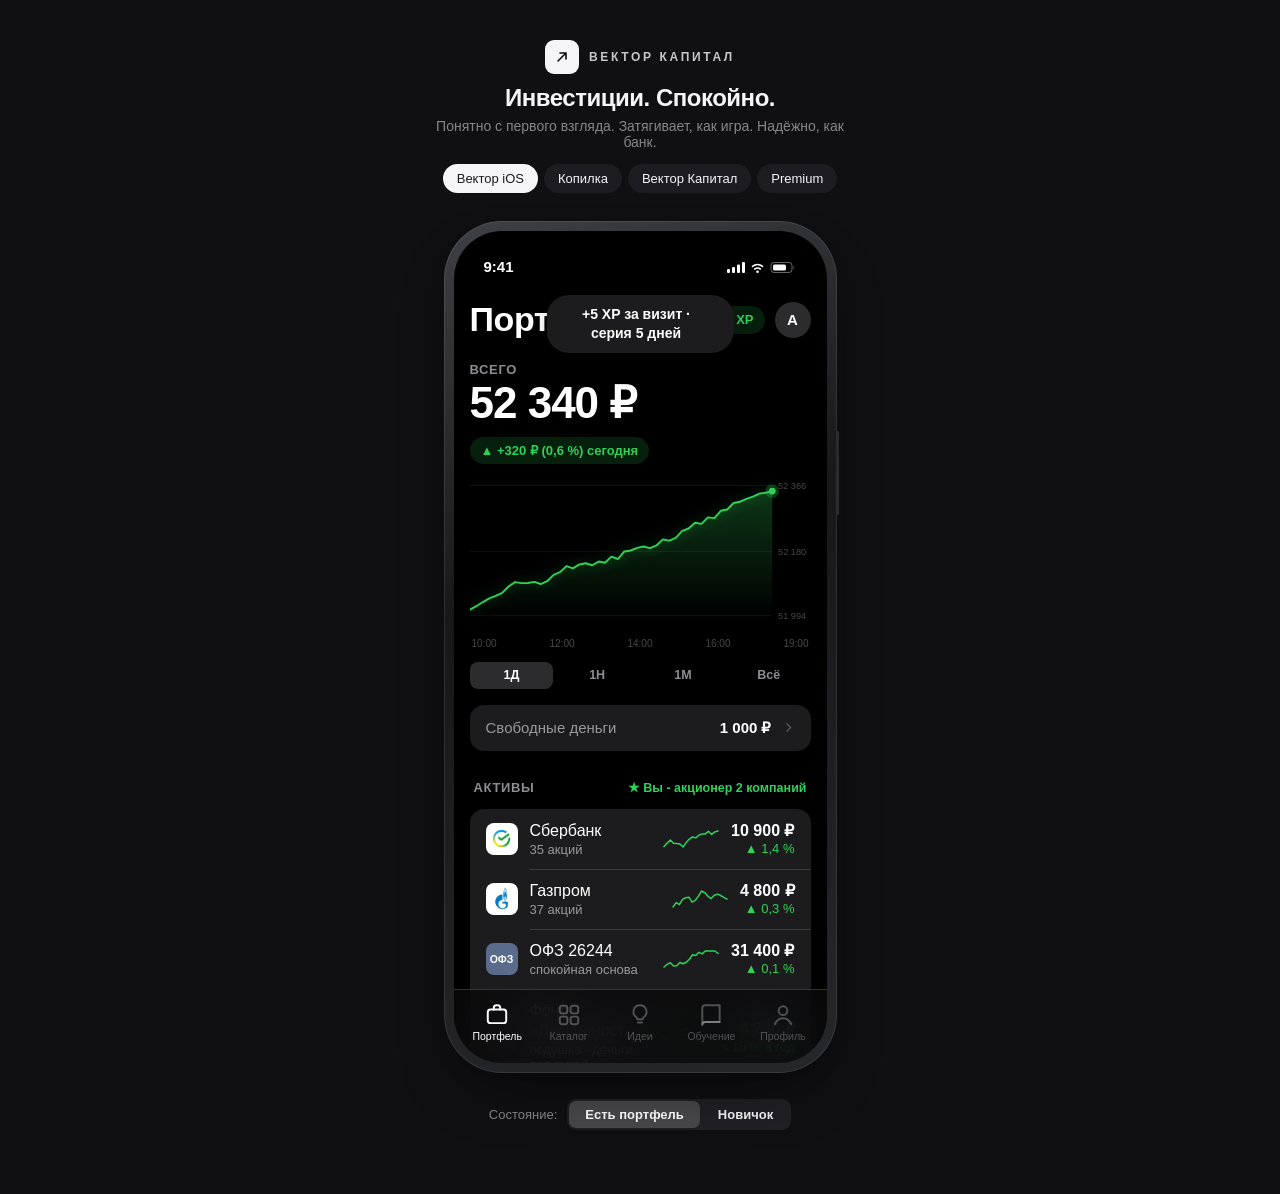
<file: index.html>
<!DOCTYPE html>
<html lang="ru">
<head>
<meta charset="UTF-8">
<meta name="viewport" content="width=device-width, initial-scale=1, maximum-scale=1, user-scalable=no, viewport-fit=cover">
<title>Вектор Капитал - Инвестиции. Спокойно.</title>
<meta name="theme-color" content="#000000">
<link rel="manifest" href="manifest.json">
<link rel="apple-touch-icon" href="assets/icon-ios-180.png">
<link rel="icon" type="image/png" href="assets/icon-ios-180.png">
<meta name="apple-mobile-web-app-capable" content="yes">
<meta name="mobile-web-app-capable" content="yes">
<meta name="apple-mobile-web-app-status-bar-style" content="black">
<meta name="apple-mobile-web-app-title" content="Вектор">
<link rel="stylesheet" href="assets/system.css">
<link rel="stylesheet" href="assets/ios.css">
</head>
<body class="studio studio-dark">

<header class="studio-head">
  <div style="display:flex;align-items:center;justify-content:center;gap:10px;margin-bottom:10px;">
    <div class="logo-tile">
      <svg width="16" height="16" viewBox="0 0 24 24" aria-hidden="true"><path d="M6 18L18 6M9 6h9v9" style="fill:none;stroke:#0B0B0C;stroke-width:2.4;stroke-linecap:round;stroke-linejoin:round;"/></svg>
    </div>
    <div style="font-size:12px;font-weight:700;letter-spacing:.22em;color:rgba(245,245,247,.8);">ВЕКТОР КАПИТАЛ</div>
  </div>
  <h1>Инвестиции. Спокойно.</h1>
  <p>Понятно с первого взгляда. Затягивает, как игра. Надёжно, как банк.</p>
  <nav class="studio-nav">
    <a href="index.html" aria-current="page">Вектор iOS</a>
    <a href="kopilka.html">Копилка</a>
    <a href="vektor.html">Вектор Капитал</a>
    <a href="premium.html">Premium</a>
  </nav>
</header>

<div class="stage">
<div class="device">
<div class="device-screen brand-ios" data-welcome-toast="+5 XP за визит · серия 5 дней">
  <div class="island"></div>
  <div class="statusbar">
    <span>9:41</span>
    <svg width="70" height="13" viewBox="0 0 70 13" aria-hidden="true">
      <g fill="currentColor">
        <rect x="0" y="8" width="3" height="4" rx="1"/><rect x="5" y="6" width="3" height="6" rx="1"/>
        <rect x="10" y="3.5" width="3" height="8.5" rx="1"/><rect x="15" y="1" width="3" height="11" rx="1"/>
      </g>
      <g fill="none" stroke="currentColor" stroke-width="1.6" stroke-linecap="round">
        <path d="M25.5 5.4a8 8 0 0 1 10 0"/><path d="M27.7 8a4.8 4.8 0 0 1 5.6 0"/>
      </g>
      <circle cx="30.5" cy="10.8" r="1.3" fill="currentColor"/>
      <rect x="44" y="1.5" width="21" height="10" rx="3" fill="none" stroke="currentColor" opacity=".4"/>
      <rect x="46" y="3.5" width="13" height="6" rx="1.5" fill="currentColor"/>
      <path d="M66.5 5v3a2 2 0 0 0 0-3z" fill="currentColor" opacity=".5"/>
    </svg>
  </div>

  <div class="app">

    <!-- ================= Портфель ================= -->
    <section class="screen active" data-screen="home">
      <div style="display:flex;align-items:center;gap:10px;">
        <h1 class="large-title" style="margin:0;flex:1;">Портфель</h1>
        <span class="chip chip-gold" title="Серия: 5 дней подряд" data-bind="xp-chip">240 XP</span>
        <button class="avatar" data-go-tab="profile" aria-label="Профиль" style="width:36px;height:36px;font-size:15px;background:var(--card-2);color:#fff;border:0;cursor:pointer;font-family:var(--font-ui);font-weight:700;">А</button>
      </div>

      <!-- Есть портфель -->
      <div data-when="full">
        <div style="margin-top:18px;">
          <div class="money-label">Всего</div>
          <div class="money-hero" data-bind="balance">52 340 ₽</div>
          <div style="display:flex;align-items:center;gap:8px;margin-top:10px;flex-wrap:wrap;">
            <span class="chip chip-gain" data-chart-delta="portfolio">▲ +320 ₽ (0,6 %) сегодня</span>
          </div>
        </div>

        <div class="chart-wrap" data-chart="portfolio"></div>
        <div class="chart-times" data-chart-times="portfolio"></div>
        <div class="periods" data-chart-periods="portfolio" role="group" aria-label="Период графика">
          <button data-period="1d" aria-pressed="true">1Д</button>
          <button data-period="1w" aria-pressed="false">1Н</button>
          <button data-period="1m" aria-pressed="false">1М</button>
          <button data-period="all" aria-pressed="false">Всё</button>
        </div>

        <button class="power-row" data-sheet="topup">
          <span class="pw-label">Свободные деньги</span>
          <span class="pw-val" data-bind="cash-free">1 000 ₽</span>
          <svg class="chev" width="13" height="13" viewBox="0 0 24 24" fill="none" stroke="currentColor" stroke-width="2.4" stroke-linecap="round" stroke-linejoin="round" aria-hidden="true" style="color:var(--ink-3);"><path d="m9 5 7 7-7 7"/></svg>
        </button>

        <div class="section-h" style="display:flex;justify-content:space-between;align-items:baseline;">
          <span>Активы</span>
          <span style="text-transform:none;letter-spacing:0;font-size:12.5px;color:var(--gain);font-weight:600;">★ Вы - акционер 2 компаний</span>
        </div>
        <div class="card flush">
          <button class="row" data-push="asset">
            <span class="r-icon logo"><img src="assets/logos/sber.png" alt=""></span>
            <span class="r-body"><span class="r-title">Сбербанк</span><span class="r-sub" style="display:block;">35 акций</span></span>
            <svg class="spark" data-spark="31" width="56" height="20" viewBox="0 0 56 20" aria-hidden="true"></svg>
            <span class="r-val"><span class="v">10 900 ₽</span><span class="d" style="color:var(--gain);display:block;">▲ 1,4 %</span></span>
          </button>
          <button class="row" data-toast-btn="В прототипе открыт Сбербанк - остальные по той же схеме">
            <span class="r-icon logo"><img src="assets/logos/gazprom-mark.png" alt=""></span>
            <span class="r-body"><span class="r-title">Газпром</span><span class="r-sub" style="display:block;">37 акций</span></span>
            <svg class="spark" data-spark="32" width="56" height="20" viewBox="0 0 56 20" aria-hidden="true"></svg>
            <span class="r-val"><span class="v">4 800 ₽</span><span class="d" style="color:var(--gain);display:block;">▲ 0,3 %</span></span>
          </button>
          <button class="row" data-toast-btn="В прототипе открыт Сбербанк - остальные по той же схеме">
            <span class="r-icon" style="background:#5A6B8C;font-size:10.5px;font-weight:700;">ОФЗ</span>
            <span class="r-body"><span class="r-title">ОФЗ 26244</span><span class="r-sub" style="display:block;">спокойная основа</span></span>
            <svg class="spark" data-spark="33" width="56" height="20" viewBox="0 0 56 20" aria-hidden="true"></svg>
            <span class="r-val"><span class="v">31 400 ₽</span><span class="d" style="color:var(--gain);display:block;">▲ 0,1 %</span></span>
          </button>
          <button class="row" data-toast-btn="Подушка портфеля: пополняется из свободных денег - фаза 2">
            <span class="r-icon" style="background:var(--card-2);color:var(--ink-2);">
              <svg width="16" height="16" viewBox="0 0 24 24" fill="none" stroke="currentColor" stroke-width="1.8" stroke-linecap="round" stroke-linejoin="round" aria-hidden="true"><path d="M12 3.5 5 6v5.5c0 4.5 3 7.5 7 9 4-1.5 7-4.5 7-9V6z"/></svg>
            </span>
            <span class="r-body"><span class="r-title">Фонд «Ликвидность»</span><span class="r-sub" style="display:block;">подушка · деньги под рукой</span></span>
            <svg class="spark" data-spark="34" width="56" height="20" viewBox="0 0 56 20" aria-hidden="true"></svg>
            <span class="r-val"><span class="v">4 240 ₽</span><span class="d" style="color:var(--gain);display:block;">≈ 15 % в год</span></span>
          </button>
        </div>

        <div class="card">
          <div style="display:flex;align-items:center;gap:14px;">
            <div class="ring">
              <svg width="44" height="44" viewBox="0 0 44 44" aria-hidden="true">
                <circle cx="22" cy="22" r="18" fill="none" stroke="var(--fill)" stroke-width="4"/>
                <circle cx="22" cy="22" r="18" fill="none" stroke="var(--gain)" stroke-width="4" stroke-linecap="round" stroke-dasharray="113" stroke-dashoffset="75.5" data-bind="ring"/>
              </svg>
              <span class="ring-txt" data-bind="ring-count">1/3</span>
            </div>
            <div style="flex:1;">
              <div style="font-size:16px;font-weight:600;">Задания на сегодня</div>
              <div style="font-size:13px;color:var(--ink-2);">+5 XP за визит уже получены</div>
            </div>
          </div>
          <div class="kv" style="margin-top:8px;">
            <div class="kv-row task-row" data-task="visit"><span class="k">Зайти в приложение</span><span class="v" style="color:var(--gain);">+5 XP</span></div>
            <div class="kv-row task-row" data-task="lesson" style="cursor:pointer;" data-sheet="lesson"><span class="k">Пройти урок дня</span><span class="v" style="color:var(--gain);">+20 XP</span></div>
            <div class="kv-row task-row" data-task="topup" style="cursor:pointer;" data-sheet="topup"><span class="k">Пополнить на любую сумму</span><span class="v" style="color:var(--gain);">+10 XP</span></div>
          </div>
        </div>

        <div class="card tappable" role="button" tabindex="0" data-sheet="topup">
          <div style="display:flex;align-items:center;gap:12px;">
            <div style="width:36px;height:36px;border-radius:10px;background:var(--gain-bg);color:var(--gain);display:flex;align-items:center;justify-content:center;flex:none;">
              <svg width="19" height="19" viewBox="0 0 24 24" fill="none" stroke="currentColor" stroke-width="1.8" stroke-linecap="round" stroke-linejoin="round" aria-hidden="true"><rect x="4" y="8" width="16" height="11" rx="2.5"/><path d="M9 8V6.5A2.5 2.5 0 0 1 11.5 4h1A2.5 2.5 0 0 1 15 6.5V8"/></svg>
            </div>
            <div style="flex:1;">
              <div style="font-size:16px;font-weight:600;">Цель «Отпуск»</div>
              <div style="font-size:13px;color:var(--ink-2);">100 000 ₽ к июню · осталось <span data-bind="goal-remaining">47 660 ₽</span></div>
            </div>
            <div style="font-size:15px;font-weight:700;font-variant-numeric:tabular-nums;" data-bind="goal-pct">52 %</div>
          </div>
          <div class="bar gold" style="margin-top:12px;"><i data-bind="goal-bar" style="width:52%;"></i></div>
        </div>

        <div class="btn-row">
          <button class="btn btn-primary" data-sheet="topup">Пополнить</button>
          <button class="btn btn-secondary" data-go-tab="catalog">Купить</button>
        </div>
      </div>

      <!-- Новичок -->
      <div data-when="new" hidden>
        <div class="card" style="margin-top:24px;">
          <div style="display:flex;justify-content:space-between;align-items:baseline;">
            <span class="sheet-cap" style="color:var(--gain);">Квест · шаг 1 из 3</span>
            <span class="chip chip-gold" style="padding:3px 9px;font-size:11.5px;">бейдж + 100 XP</span>
          </div>
          <div style="font-size:19px;font-weight:700;margin-top:8px;letter-spacing:-.2px;">Соберите первый портфель за 3 шага</div>
          <div class="bar gold" style="margin-top:14px;"><i style="width:33%;"></i></div>
          <button class="btn btn-primary" style="margin-top:16px;" data-go-tab="catalog">Продолжить - это 2 минуты</button>
        </div>

        <div class="card" style="display:flex;gap:12px;align-items:center;">
          <div style="width:36px;height:36px;border-radius:10px;background:var(--gain-bg);color:var(--gain);display:flex;align-items:center;justify-content:center;flex:none;">
            <svg width="18" height="18" viewBox="0 0 24 24" fill="none" stroke="currentColor" stroke-width="2" stroke-linecap="round" stroke-linejoin="round" aria-hidden="true"><path d="m5 12.5 4.5 4.5L19 7"/></svg>
          </div>
          <div style="font-size:14px;line-height:1.4;">На счёте <b>1 000 ₽</b> - пополнили, отличный старт</div>
        </div>
      </div>

      <div class="trust">
        <svg width="15" height="15" viewBox="0 0 24 24" fill="none" stroke="currentColor" stroke-width="1.8" stroke-linecap="round" stroke-linejoin="round" aria-hidden="true"><path d="M12 3.5 5 6v5.5c0 4.5 3 7.5 7 9 4-1.5 7-4.5 7-9V6z"/></svg>
        <span>Лицензия Банка России.</span>
      </div>
    </section>

    <!-- ================= Каталог ================= -->
    <section class="screen" data-screen="catalog">
      <h1 class="large-title">Каталог</h1>
      <p class="subtitle">Сбербанк, золото, облигации…</p>

      <div class="tiles">
        <div class="tile">
          <div class="t-name">МосБиржа</div>
          <div class="t-val">3 214</div>
          <div class="t-delta">▲ 0,9 %</div>
          <svg class="spark" data-spark="41" width="70" height="18" viewBox="0 0 70 18" aria-hidden="true"></svg>
        </div>
        <div class="tile">
          <div class="t-name">РТС</div>
          <div class="t-val">1 186</div>
          <div class="t-delta">▲ 0,7 %</div>
          <svg class="spark" data-spark="42" width="70" height="18" viewBox="0 0 70 18" aria-hidden="true"></svg>
        </div>
        <div class="tile">
          <div class="t-name">Золото</div>
          <div class="t-val">7 420 ₽</div>
          <div class="t-delta">▲ 0,4 %</div>
          <svg class="spark" data-spark="43" width="70" height="18" viewBox="0 0 70 18" aria-hidden="true"></svg>
        </div>
      </div>

      <div class="card tappable" role="button" tabindex="0" data-go-tab="ideas" style="border:1px solid rgba(48,209,88,.3);background:linear-gradient(140deg,#12241A 0%,#101312 60%,var(--card) 100%);">
        <div style="display:flex;justify-content:space-between;align-items:center;">
          <span style="font-size:12px;font-weight:600;letter-spacing:.06em;text-transform:uppercase;color:var(--gain);">Идея дня</span>
          <span class="chip chip-neutral">риск: спокойно</span>
        </div>
        <div style="font-size:19px;font-weight:700;margin-top:10px;letter-spacing:-.2px;">Облигации для спокойного старта</div>
        <div style="font-size:14px;color:var(--ink-2);margin-top:6px;">Вложили 12 000 ₽ - через год примерно <b style="color:var(--gain);white-space:nowrap;">14 600 ₽</b></div>
      </div>

      <div class="section-h">Популярное</div>
      <div class="card flush">
        <button class="row" data-push="asset">
          <span class="r-icon logo"><img src="assets/logos/sber.png" alt=""></span>
          <span class="r-body"><span class="r-title">Сбербанк</span><span class="r-sub" style="display:block;">Акции · банк</span></span>
          <svg class="spark" data-spark="51" width="56" height="20" viewBox="0 0 56 20" aria-hidden="true"></svg>
          <span class="r-val"><span class="v">312 ₽</span><span class="d" style="color:var(--gain);display:block;">▲ 0,8 %</span></span>
        </button>
        <button class="row" data-toast-btn="В прототипе открыт Сбербанк - остальные по той же схеме">
          <span class="r-icon logo"><img src="assets/logos/gazprom-mark.png" alt=""></span>
          <span class="r-body"><span class="r-title">Газпром</span><span class="r-sub" style="display:block;">Акции · энергетика</span></span>
          <svg class="spark" data-spark="52" width="56" height="20" viewBox="0 0 56 20" aria-hidden="true"></svg>
          <span class="r-val"><span class="v">128 ₽</span><span class="d" style="color:var(--gain);display:block;">▲ 0,3 %</span></span>
        </button>
        <button class="row" data-toast-btn="В прототипе открыт Сбербанк - остальные по той же схеме">
          <span class="r-icon logo"><img class="full" src="assets/logos/yandex.png" alt=""></span>
          <span class="r-body"><span class="r-title">Яндекс</span><span class="r-sub" style="display:block;">Акции · технологии</span></span>
          <svg class="spark" data-spark="53" width="56" height="20" viewBox="0 0 56 20" aria-hidden="true"></svg>
          <span class="r-val"><span class="v">4 215 ₽</span><span class="d" style="color:var(--gain);display:block;">▲ 1,2 %</span></span>
        </button>
        <button class="row" data-toast-btn="В прототипе открыт Сбербанк - остальные по той же схеме">
          <span class="r-icon" style="background:#5A6B8C;font-size:10.5px;font-weight:700;">ОФЗ</span>
          <span class="r-body"><span class="r-title">ОФЗ 26244</span><span class="r-sub" style="display:block;">Облигации · государство</span></span>
          <svg class="spark" data-spark="54" width="56" height="20" viewBox="0 0 56 20" aria-hidden="true"></svg>
          <span class="r-val"><span class="v">≈ 15 %</span><span class="d" style="color:var(--ink-2);display:block;">в год</span></span>
        </button>
        <button class="row" data-toast-btn="В прототипе открыт Сбербанк - остальные по той же схеме">
          <span class="r-icon" style="background:#8A6D1C;font-size:12px;font-weight:700;">Au</span>
          <span class="r-body"><span class="r-title">Фонд «Золото»</span><span class="r-sub" style="display:block;">Защита от инфляции</span></span>
          <svg class="spark" data-spark="55" width="56" height="20" viewBox="0 0 56 20" aria-hidden="true"></svg>
          <span class="r-val"><span class="v">5 100 ₽</span><span class="d" style="color:var(--gain);display:block;">▲ 0,4 %</span></span>
        </button>
      </div>
    </section>

    <!-- ================= Идеи ================= -->
    <section class="screen" data-screen="ideas">
      <h1 class="large-title">Идеи</h1>
      <p class="subtitle">Готовые решения - с объяснением, почему</p>

      <div class="card">
        <div style="display:flex;justify-content:space-between;align-items:center;">
          <span class="sheet-cap" style="color:var(--gain);">Идея дня</span>
          <span class="chip chip-neutral">спокойно · на 1–2 года</span>
        </div>
        <div style="font-size:19px;font-weight:700;margin-top:8px;letter-spacing:-.2px;">Облигации для спокойного старта</div>
        <div style="display:flex;align-items:baseline;gap:8px;margin-top:8px;">
          <span style="font-size:14px;color:var(--ink-2);">Вложили 12 000 ₽ - через год примерно</span>
          <span style="font-size:20px;font-weight:700;color:var(--gain);font-variant-numeric:tabular-nums;white-space:nowrap;">14 600 ₽</span>
        </div>
        <p style="font-size:14px;line-height:1.5;color:var(--ink-2);margin:10px 0 0;"><b style="color:var(--ink);">Почему сейчас:</b> ставки высокие - государство платит за ожидание больше обычного. Колебания маленькие, подходит для первой покупки.</p>
        <button class="btn btn-secondary" style="margin-top:16px;" data-go-tab="catalog">Смотреть в каталоге</button>
      </div>

      <div class="section-h">Ещё три идеи</div>
      <div class="card flush">
        <button class="row no-icon" data-toast-btn="Идея откроется во второй фазе">
          <span class="r-body"><span class="r-title">Дивидендные акции</span><span class="r-sub" style="display:block;">компании, которые делятся прибылью</span></span>
          <svg class="chev" width="13" height="13" viewBox="0 0 24 24" fill="none" stroke="currentColor" stroke-width="2.4" stroke-linecap="round" stroke-linejoin="round" aria-hidden="true"><path d="m9 5 7 7-7 7"/></svg>
        </button>
        <button class="row no-icon" data-toast-btn="Идея откроется во второй фазе">
          <span class="r-body"><span class="r-title">Фонд «На всё сразу»</span><span class="r-sub" style="display:block;">один фонд - весь рынок</span></span>
          <svg class="chev" width="13" height="13" viewBox="0 0 24 24" fill="none" stroke="currentColor" stroke-width="2.4" stroke-linecap="round" stroke-linejoin="round" aria-hidden="true"><path d="m9 5 7 7-7 7"/></svg>
        </button>
        <button class="row no-icon" data-toast-btn="Идея откроется во второй фазе">
          <span class="r-body"><span class="r-title">Золото как защита</span><span class="r-sub" style="display:block;">когда рынок штормит</span></span>
          <svg class="chev" width="13" height="13" viewBox="0 0 24 24" fill="none" stroke="currentColor" stroke-width="2.4" stroke-linecap="round" stroke-linejoin="round" aria-hidden="true"><path d="m9 5 7 7-7 7"/></svg>
        </button>
      </div>
    </section>

    <!-- ================= Обучение ================= -->
    <section class="screen" data-screen="learn">
      <h1 class="large-title">Обучение</h1>
      <p class="subtitle">3 минуты в день - и рынок понятен</p>

      <div class="section-h">Раздел 1 · Основы</div>
      <div class="card flush">
        <div class="path-row">
          <div class="path-dot done">
            <svg width="16" height="16" viewBox="0 0 24 24" fill="none" stroke="currentColor" stroke-width="2.2" stroke-linecap="round" stroke-linejoin="round" aria-hidden="true"><path d="m5 12.5 4.5 4.5L19 7"/></svg>
          </div>
          <div style="flex:1;">
            <div style="font-size:15px;font-weight:600;">Что такое акция</div>
            <div style="font-size:12.5px;color:var(--ink-2);">пройдено · +20 XP</div>
          </div>
        </div>
        <div class="path-row" style="cursor:pointer;" data-sheet="lesson" role="button" tabindex="0">
          <div class="path-dot now" style="background:#F5F5F7;color:#000;">
            <svg width="14" height="14" viewBox="0 0 24 24" fill="currentColor" aria-hidden="true"><path d="M8 5.5v13l11-6.5z"/></svg>
          </div>
          <div style="flex:1;">
            <div style="font-size:15px;font-weight:600;">Почему цены прыгают</div>
            <div style="font-size:12.5px;color:var(--gain);font-weight:600;">урок дня · 3 мин · +20 XP</div>
          </div>
          <svg class="chev" width="13" height="13" viewBox="0 0 24 24" fill="none" stroke="currentColor" stroke-width="2.4" stroke-linecap="round" stroke-linejoin="round" aria-hidden="true" style="color:var(--ink-3);"><path d="m9 5 7 7-7 7"/></svg>
        </div>
        <div class="path-row" style="opacity:.55;">
          <div class="path-dot lock">
            <svg width="14" height="14" viewBox="0 0 24 24" fill="none" stroke="currentColor" stroke-width="1.8" stroke-linecap="round" stroke-linejoin="round" aria-hidden="true"><rect x="5.5" y="10.5" width="13" height="9" rx="2.5"/><path d="M8.5 10.5V8a3.5 3.5 0 0 1 7 0v2.5"/></svg>
          </div>
          <div style="flex:1;">
            <div style="font-size:15px;font-weight:600;">Облигации простыми словами</div>
            <div style="font-size:12.5px;color:var(--ink-2);">откроется после урока дня</div>
          </div>
        </div>
      </div>

      <div class="section-h">Раздел 2 · Спокойный инвестор</div>
      <div class="card" style="display:flex;gap:12px;align-items:center;opacity:.55;">
        <div class="path-dot lock">
          <svg width="14" height="14" viewBox="0 0 24 24" fill="none" stroke="currentColor" stroke-width="1.8" stroke-linecap="round" stroke-linejoin="round" aria-hidden="true"><rect x="5.5" y="10.5" width="13" height="9" rx="2.5"/><path d="M8.5 10.5V8a3.5 3.5 0 0 1 7 0v2.5"/></svg>
        </div>
        <div style="font-size:14px;color:var(--ink-2);">Откроется после раздела «Основы»</div>
      </div>
    </section>

    <!-- ================= Профиль ================= -->
    <section class="screen" data-screen="profile">
      <h1 class="large-title">Профиль</h1>

      <div class="card" style="display:flex;align-items:center;gap:14px;">
        <div class="avatar" style="background:var(--card-2);color:#fff;">А</div>
        <div style="flex:1;">
          <div style="font-size:18px;font-weight:700;">Анна</div>
          <div style="font-size:13px;color:var(--ink-2);">Уровень 2 · Новичок · с июля 2026</div>
        </div>
        <span class="chip chip-gold" data-bind="xp-chip">240 XP</span>
      </div>

      <div class="card" style="display:flex;gap:12px;align-items:flex-start;">
        <div style="width:36px;height:36px;border-radius:10px;background:var(--gain-bg);display:flex;align-items:center;justify-content:center;flex:none;">
          <svg width="17" height="19" viewBox="0 0 24 24" fill="var(--gain)" aria-hidden="true"><path d="M12 2.5c1.3 3.6-4.4 5.3-4.4 10.4a4.4 4.4 0 0 0 8.8 0c0-2.1-1-3.4-1.7-4.4-.8 1.2-1.7 1.5-1.7 1.5.5-2.2.1-5.1-1-7.5z"/></svg>
        </div>
        <div>
          <div style="font-size:16px;font-weight:600;">Серия: 5 дней подряд</div>
          <div style="font-size:13px;color:var(--ink-2);margin-top:2px;">За визит или урок - не за сделки.</div>
        </div>
      </div>

      <div class="section-h">Бейджи</div>
      <div class="badges">
        <div class="badge">
          <div class="b-ico" style="color:var(--gain);"><svg width="22" height="22" viewBox="0 0 24 24" fill="none" stroke="currentColor" stroke-width="2" stroke-linecap="round" stroke-linejoin="round" aria-hidden="true"><path d="m5 12.5 4.5 4.5L19 7"/></svg></div>
          <div class="b-name">Первый шаг</div>
        </div>
        <div class="badge">
          <div class="b-ico" style="color:var(--gain);"><svg width="22" height="22" viewBox="0 0 24 24" fill="currentColor" aria-hidden="true"><path d="m12 3 2.4 5.4 5.9.6-4.4 4 1.2 5.8L12 15.9l-5.1 2.9 1.2-5.8-4.4-4 5.9-.6z"/></svg></div>
          <div class="b-name">Первая покупка</div>
        </div>
        <div class="badge locked">
          <div class="b-ico" style="color:var(--ink-2);"><svg width="22" height="22" viewBox="0 0 24 24" fill="none" stroke="currentColor" stroke-width="1.8" stroke-linecap="round" stroke-linejoin="round" aria-hidden="true"><rect x="5.5" y="10.5" width="13" height="9" rx="2.5"/><path d="M8.5 10.5V8a3.5 3.5 0 0 1 7 0v2.5"/></svg></div>
          <div class="b-name">Неделя выдержки</div>
        </div>
      </div>

      <div class="section-h">Цель</div>
      <div class="card">
        <div style="display:flex;justify-content:space-between;align-items:baseline;">
          <span style="font-size:16px;font-weight:600;">«Отпуск»</span>
          <span style="font-size:13px;color:var(--ink-2);font-variant-numeric:tabular-nums;" data-bind="goal-summary">52 340 ₽ из 100 000 ₽ · к июню</span>
        </div>
        <div class="bar gold" style="margin-top:12px;"><i data-bind="goal-bar" style="width:52%;"></i></div>
      </div>

      <div class="section-h">Настройки</div>
      <div class="card flush">
        <button class="row no-icon" data-push="notif">
          <span class="r-body"><span class="r-title">Уведомления</span><span class="r-sub" style="display:block;">Только полезные</span></span>
          <svg class="chev" width="13" height="13" viewBox="0 0 24 24" fill="none" stroke="currentColor" stroke-width="2.4" stroke-linecap="round" stroke-linejoin="round" aria-hidden="true"><path d="m9 5 7 7-7 7"/></svg>
        </button>
        <button class="row no-icon" data-toast-btn="Чат поддержки - фаза 2">
          <span class="r-body"><span class="r-title">Помощь</span><span class="r-sub" style="display:block;">Ответим простыми словами</span></span>
          <svg class="chev" width="13" height="13" viewBox="0 0 24 24" fill="none" stroke="currentColor" stroke-width="2.4" stroke-linecap="round" stroke-linejoin="round" aria-hidden="true"><path d="m9 5 7 7-7 7"/></svg>
        </button>
      </div>

      <div class="section-h">Версии прототипа</div>
      <div class="card flush">
        <a class="row no-icon" href="kopilka.html" style="text-decoration:none;color:var(--ink);">
          <span class="r-body"><span class="r-title">Копилка</span><span class="r-sub" style="display:block;">изумрудная версия · light</span></span>
          <svg class="chev" width="13" height="13" viewBox="0 0 24 24" fill="none" stroke="currentColor" stroke-width="2.4" stroke-linecap="round" stroke-linejoin="round" aria-hidden="true"><path d="m9 5 7 7-7 7"/></svg>
        </a>
        <a class="row no-icon" href="vektor.html" style="text-decoration:none;color:var(--ink);">
          <span class="r-body"><span class="r-title">Вектор Капитал</span><span class="r-sub" style="display:block;">синяя версия · light</span></span>
          <svg class="chev" width="13" height="13" viewBox="0 0 24 24" fill="none" stroke="currentColor" stroke-width="2.4" stroke-linecap="round" stroke-linejoin="round" aria-hidden="true"><path d="m9 5 7 7-7 7"/></svg>
        </a>
        <a class="row no-icon" href="premium.html" style="text-decoration:none;color:var(--ink);">
          <span class="r-body"><span class="r-title">Вектор Капитал Premium</span><span class="r-sub" style="display:block;">тёмная версия · золото</span></span>
          <svg class="chev" width="13" height="13" viewBox="0 0 24 24" fill="none" stroke="currentColor" stroke-width="2.4" stroke-linecap="round" stroke-linejoin="round" aria-hidden="true"><path d="m9 5 7 7-7 7"/></svg>
        </a>
      </div>
    </section>

    <!-- ================= Push: Сбербанк ================= -->
    <section class="push" id="push-asset">
      <div class="push-nav">
        <button class="back" data-back>
          <svg width="17" height="17" viewBox="0 0 24 24" fill="none" stroke="currentColor" stroke-width="2.4" stroke-linecap="round" stroke-linejoin="round" aria-hidden="true"><path d="m15 5-7 7 7 7"/></svg>
          Назад
        </button>
        <span class="push-title">Сбербанк</span>
      </div>

      <div style="display:flex;align-items:center;gap:12px;margin-top:4px;">
        <span style="width:44px;height:44px;border-radius:12px;background:#fff;display:flex;align-items:center;justify-content:center;flex:none;overflow:hidden;"><img src="assets/logos/sber.png" alt="" style="width:72%;height:72%;object-fit:contain;"></span>
        <div style="flex:1;">
          <div style="font-size:20px;font-weight:700;letter-spacing:-.2px;">Сбербанк</div>
          <div style="font-size:13px;color:var(--ink-2);">Акции · банк</div>
        </div>
      </div>

      <div style="margin-top:16px;">
        <div class="money-hero" style="font-size:36px;">312 ₽ <span style="font-size:15px;font-weight:500;color:var(--ink-2);letter-spacing:0;">за акцию</span></div>
        <div style="margin-top:8px;">
          <span class="chip chip-gain" data-chart-delta="sber">▲ +2,5 ₽ (0,8 %) сегодня</span>
        </div>
      </div>

      <div class="chart-wrap" data-chart="sber"></div>
      <div class="chart-times" data-chart-times="sber"></div>
      <div class="periods" data-chart-periods="sber" role="group" aria-label="Период графика">
        <button data-period="1d" aria-pressed="true">1Д</button>
        <button data-period="1w" aria-pressed="false">1Н</button>
        <button data-period="1m" aria-pressed="false">1М</button>
        <button data-period="1y" aria-pressed="false">1Г</button>
        <button data-period="5y" aria-pressed="false">5Л</button>
        <button data-period="all" aria-pressed="false">Всё</button>
      </div>

      <div class="card">
        <div class="sheet-cap">Если вложить 10 000 ₽</div>
        <div style="display:flex;align-items:baseline;gap:8px;margin-top:6px;">
          <span style="font-size:14px;color:var(--ink-2);">через год ≈</span>
          <span style="font-size:26px;font-weight:700;color:var(--gain);font-variant-numeric:tabular-nums;white-space:nowrap;">11 200 ₽</span>
        </div>
        <p style="font-size:13.5px;color:var(--ink-2);margin:8px 0 0;">Вы получите ≈ 32 акции и станете акционером.</p>
        <p class="disclaimer" style="margin:6px 0 0;">Ориентир по прошлым годам, не гарантия. Цена может колебаться.</p>
      </div>

      <div class="card">
        <div class="sheet-cap">Простыми словами</div>
        <p style="margin:8px 0 0;font-size:15px;line-height:1.5;">Самый большой банк страны: картами Сбера пользуется каждый второй. Покупая акцию, вы становитесь совладельцем - и зарабатываете, когда банк растёт.</p>
      </div>

      <div class="card" style="display:flex;gap:12px;align-items:flex-start;">
        <span class="tag-risk" style="margin-top:1px;">средне</span>
        <p style="margin:0;font-size:13.5px;color:var(--ink-2);line-height:1.45;">Цена «дышит», но на горизонте от года колебания обычно сглаживаются.</p>
      </div>

      <div class="section-h">Для опытных</div>
      <div class="card">
        <div class="kv" style="margin-top:0;">
          <div class="kv-row"><span class="k">Дивиденды</span><span class="v">≈ 10 % в год</span></div>
          <div class="kv-row"><span class="k">P/E</span><span class="v">4,1</span></div>
          <div class="kv-row"><span class="k">За 5 лет</span><span class="v" style="color:var(--gain);">+118 %</span></div>
        </div>
      </div>

      <div class="btn-row">
        <button class="btn btn-primary" data-sheet="buy">Купить</button>
        <button class="btn btn-secondary" data-toast-btn="В прототипе - покупка; продажа устроена так же">Продать</button>
      </div>
    </section>

    <!-- ================= Push: Уведомления ================= -->
    <section class="push" id="push-notif">
      <div class="push-nav">
        <button class="back" data-back>
          <svg width="17" height="17" viewBox="0 0 24 24" fill="none" stroke="currentColor" stroke-width="2.4" stroke-linecap="round" stroke-linejoin="round" aria-hidden="true"><path d="m15 5-7 7 7 7"/></svg>
          Профиль
        </button>
        <span class="push-title">Уведомления</span>
      </div>

      <div class="card flush" style="margin-top:4px;">
        <div class="row" style="cursor:default;">
          <span class="r-icon" style="background:var(--gain-bg);color:var(--gain);">
            <svg width="17" height="17" viewBox="0 0 24 24" fill="none" stroke="currentColor" stroke-width="1.8" stroke-linecap="round" stroke-linejoin="round" aria-hidden="true"><path d="M6 16.5v-5a6 6 0 0 1 12 0v5l1.5 2.5H4.5z"/><path d="M10.3 21a2 2 0 0 0 3.4 0"/></svg>
          </span>
          <span class="r-body"><span class="r-title" style="font-size:15px;">Урок дня ждёт - 3 минуты</span><span class="r-sub" style="display:block;">сегодня, 10:00</span></span>
        </div>
        <div class="row" style="cursor:default;">
          <span class="r-icon" style="background:var(--gain-bg);color:var(--gain);">
            <svg width="15" height="17" viewBox="0 0 24 24" fill="currentColor" aria-hidden="true"><path d="M12 2.5c1.3 3.6-4.4 5.3-4.4 10.4a4.4 4.4 0 0 0 8.8 0c0-2.1-1-3.4-1.7-4.4-.8 1.2-1.7 1.5-1.7 1.5.5-2.2.1-5.1-1-7.5z"/></svg>
          </span>
          <span class="r-body"><span class="r-title" style="font-size:15px;">Серия 5 дней - так держать!</span><span class="r-sub" style="display:block;">вчера</span></span>
        </div>
        <div class="row" style="cursor:default;">
          <span class="r-icon" style="background:var(--card-2);color:var(--ink-2);">
            <svg width="17" height="17" viewBox="0 0 24 24" fill="none" stroke="currentColor" stroke-width="1.8" stroke-linecap="round" stroke-linejoin="round" aria-hidden="true"><rect x="4" y="8" width="16" height="11" rx="2.5"/><path d="M9 8V6.5A2.5 2.5 0 0 1 11.5 4h1A2.5 2.5 0 0 1 15 6.5V8"/></svg>
          </span>
          <span class="r-body"><span class="r-title" style="font-size:15px;">До «Отпуска» осталось 47 660 ₽</span><span class="r-sub" style="display:block;">в понедельник</span></span>
        </div>
      </div>

      <p style="font-size:13px;color:var(--ink-2);margin:14px 4px 0;line-height:1.45;">Никаких «срочно покупайте» - только привычка, уроки и цель.</p>
    </section>

    <!-- ================= Шторки ================= -->
    <button class="dim" aria-label="Закрыть" tabindex="-1"></button>

    <div class="sheet" id="sheet-buy">
      <div class="grabber"></div>

      <div class="sheet-step on" data-step="1">
        <div class="sheet-cap">Шаг 1 из 2 · 312 ₽ за акцию</div>
        <h3>Сколько вложить?</h3>
        <div class="amounts" data-growth="1.12">
          <button data-amount="5000">5 000 ₽</button>
          <button data-amount="10000" aria-pressed="true">10 000 ₽</button>
          <button data-amount="25000">25 000 ₽</button>
        </div>
        <div class="kv" style="margin-top:14px;">
          <div class="kv-row"><span class="k">Ваша доля</span><span class="v" style="color:var(--gain);" data-shares-out data-price="312">≈ 32 акции</span></div>
          <div class="kv-row"><span class="k">Через год</span><span class="v" style="color:var(--gain);" data-projection>11 200 ₽</span></div>
        </div>
        <p style="font-size:13px;color:var(--ink-2);margin:10px 0 0;">Покупаем на сумму, а не «лотами» - так проще.</p>
        <button class="btn btn-primary" style="margin-top:18px;" data-goto="2">Проверить заявку</button>
      </div>

      <div class="sheet-step" data-step="2">
        <div class="sheet-cap">Шаг 2 из 2</div>
        <h3>Всё верно?</h3>
        <div class="kv">
          <div class="kv-row"><span class="k">Вы покупаете</span><span class="v">Сбербанк · <span data-amount-out>10 000 ₽</span></span></div>
          <div class="kv-row"><span class="k">Ваша доля</span><span class="v" style="color:var(--gain);" data-shares-out data-price="312">≈ 32 акции</span></div>
          <div class="kv-row"><span class="k">Когда купим</span><span class="v">Сразу</span></div>
          <div class="kv-row"><span class="k">Комиссия</span><span class="v">0 ₽</span></div>
          <div class="kv-row"><span class="k">Продать можно</span><span class="v">В любой день</span></div>
        </div>
        <button class="btn btn-primary" style="margin-top:16px;" data-goto="3" data-buy-confirm>Подтвердить покупку</button>
        <button class="btn btn-plain" data-goto="1">Отменить</button>
      </div>

      <div class="sheet-step" data-step="3">
        <div class="success-wrap">
          <h3>Вы - акционер</h3>

          <div class="cert">
            <div class="seal">
              <svg width="15" height="15" viewBox="0 0 24 24" fill="currentColor" aria-hidden="true"><path d="m12 3 2.4 5.4 5.9.6-4.4 4 1.2 5.8L12 15.9l-5.1 2.9 1.2-5.8-4.4-4 5.9-.6z"/></svg>
            </div>
            <div class="cert-cap">Сертификат акционера</div>
            <div class="cert-name">Анна · Сбербанк</div>
            <div class="cert-sub">доля: <span data-shares-out data-price="312">≈ 32 акции</span></div>
            <div class="cert-no">№ VK-2026-0512</div>
          </div>

          <div style="display:flex;gap:8px;justify-content:center;margin-top:12px;">
            <span class="chip chip-gold">+100 XP</span>
            <span class="chip chip-neutral">Бейдж «Первая покупка»</span>
          </div>
          <p style="font-size:13.5px;color:var(--ink-2);margin:14px 0 0;line-height:1.45;">Совет: не продавайте при первых колебаниях - время работает на вас.</p>
          <button class="btn btn-primary" style="margin-top:18px;" data-finish>Смотреть портфель</button>
        </div>
      </div>
    </div>

    <div class="sheet" id="sheet-lesson">
      <div class="grabber"></div>

      <div class="sheet-step on" data-step="1">
        <div class="sheet-cap" style="color:var(--gain);">Урок дня · 3 мин · +20 XP</div>
        <h3>Почему цены прыгают</h3>
        <p style="font-size:15px;line-height:1.5;margin:10px 0 0;">Цена акции меняется каждый день - как настроение рынка. Кто-то покупает, кто-то продаёт, и цена «дышит».</p>
        <p style="font-size:15px;line-height:1.5;color:var(--ink-2);margin:8px 0 0;">Это не поломка - это нормальная жизнь биржи.</p>
        <button class="btn btn-primary" style="margin-top:20px;" data-goto="2">Дальше</button>
      </div>

      <div class="sheet-step" data-step="2">
        <div class="sheet-cap" style="color:var(--gain);">Урок дня · 2 из 3</div>
        <h3>Чем длиннее срок - тем спокойнее</h3>
        <p style="font-size:15px;line-height:1.5;margin:10px 0 0;">Дневные скачки на горизонте 3–5 лет превращаются в ровную линию роста.</p>
        <p style="font-size:15px;line-height:1.5;color:var(--ink-2);margin:8px 0 0;">Поэтому для долгой цели - как ваш «Отпуск» - колебания почти не важны.</p>
        <button class="btn btn-primary" style="margin-top:20px;" data-goto="3">Дальше</button>
      </div>

      <div class="sheet-step" data-step="3">
        <div class="sheet-cap" style="color:var(--gain);">Проверим себя</div>
        <h3>Ваш портфель просел на 2 % за день. Что делаете?</h3>
        <button class="quiz-opt">Срочно всё продать</button>
        <button class="quiz-opt" data-correct="true">Ничего: для долгой цели это нормально</button>
        <div class="quiz-note"></div>
        <button class="btn btn-primary" style="margin-top:12px;" data-quiz-done disabled data-lesson-done data-close-sheet>Завершить · +20 XP</button>
      </div>
    </div>

    <div class="sheet" id="sheet-topup">
      <div class="grabber"></div>

      <div class="sheet-step on" data-step="1">
        <div class="sheet-cap">Пополнение</div>
        <h3>Сколько внести?</h3>
        <div class="num-display"><span data-bind="num-display">5 000</span><span class="rub">₽</span></div>
        <div class="num-presets">
          <button data-num-add="1000">+1 000</button>
          <button data-num-add="5000">+5 000</button>
          <button data-num-add="10000">+10 000</button>
        </div>
        <div class="numpad">
          <button data-num="1">1</button><button data-num="2">2</button><button data-num="3">3</button>
          <button data-num="4">4</button><button data-num="5">5</button><button data-num="6">6</button>
          <button data-num="7">7</button><button data-num="8">8</button><button data-num="9">9</button>
          <span></span><button data-num="0">0</button><button data-num="del" aria-label="Удалить">⌫</button>
        </div>
        <button class="btn btn-primary" style="margin-top:10px;" data-topup-confirm>Пополнить</button>
        <p class="disclaimer" style="text-align:center;">Прототип: деньги виртуальные, без списаний.</p>
      </div>

      <div class="sheet-step" data-step="2">
        <div class="success-wrap">
          <div class="success-mark">
            <svg width="30" height="30" viewBox="0 0 24 24" fill="none" stroke="currentColor" stroke-width="2.4" stroke-linecap="round" stroke-linejoin="round" aria-hidden="true"><path d="m5 12.5 4.5 4.5L19 7"/></svg>
          </div>
          <h3>Счёт пополнен</h3>
          <p style="font-size:14px;color:var(--ink-2);margin:10px 0 0;"><b style="color:var(--gain);" data-bind="topup-out">+5 000 ₽</b> уже в свободных деньгах - можно покупать.</p>
          <button class="btn btn-primary" style="margin-top:18px;" data-close-sheet>Отлично</button>
        </div>
      </div>
    </div>

    <div class="toast" role="status"><span class="t-text"></span><span class="t-xp"></span></div>

  </div>

  <!-- ================= Таб-бар ================= -->
  <nav class="tabbar">
    <button data-tab="home" aria-selected="true">
      <svg width="26" height="26" viewBox="0 0 24 24" fill="none" stroke="currentColor" stroke-width="1.8" stroke-linecap="round" stroke-linejoin="round" aria-hidden="true"><rect x="3.5" y="7" width="17" height="12.5" rx="2.5"/><path d="M9 7V5.5A2.5 2.5 0 0 1 11.5 3h1A2.5 2.5 0 0 1 15 5.5V7"/></svg>
      Портфель
    </button>
    <button data-tab="catalog" aria-selected="false">
      <svg width="26" height="26" viewBox="0 0 24 24" fill="none" stroke="currentColor" stroke-width="1.8" stroke-linecap="round" stroke-linejoin="round" aria-hidden="true"><rect x="3.5" y="3.5" width="7" height="7" rx="2"/><rect x="13.5" y="3.5" width="7" height="7" rx="2"/><rect x="3.5" y="13.5" width="7" height="7" rx="2"/><rect x="13.5" y="13.5" width="7" height="7" rx="2"/></svg>
      Каталог
    </button>
    <button data-tab="ideas" aria-selected="false">
      <svg width="26" height="26" viewBox="0 0 24 24" fill="none" stroke="currentColor" stroke-width="1.8" stroke-linecap="round" stroke-linejoin="round" aria-hidden="true"><path d="M12 3a6 6 0 0 0-3.6 10.8c.7.55 1.1 1.3 1.1 2.2h5c0-.9.4-1.65 1.1-2.2A6 6 0 0 0 12 3z"/><path d="M10 19h4"/></svg>
      Идеи
    </button>
    <button data-tab="learn" aria-selected="false">
      <svg width="26" height="26" viewBox="0 0 24 24" fill="none" stroke="currentColor" stroke-width="1.8" stroke-linecap="round" stroke-linejoin="round" aria-hidden="true"><path d="M4 5.5A2.5 2.5 0 0 1 6.5 3H20v15.5H6.5A2.5 2.5 0 0 0 4 21z"/><path d="M20 18.5H6.5A2.5 2.5 0 0 0 4 21"/></svg>
      Обучение
    </button>
    <button data-tab="profile" aria-selected="false">
      <svg width="26" height="26" viewBox="0 0 24 24" fill="none" stroke="currentColor" stroke-width="1.8" stroke-linecap="round" stroke-linejoin="round" aria-hidden="true"><circle cx="12" cy="8" r="4"/><path d="M4.5 20.5c1.6-3.8 4.3-5.5 7.5-5.5s5.9 1.7 7.5 5.5"/></svg>
      Профиль
    </button>
  </nav>
</div>
</div>
</div>

<div class="proto-controls">
  <span class="hint">Состояние:</span>
  <div class="seg" role="group" aria-label="Состояние демо">
    <button data-state="full" aria-pressed="true">Есть портфель</button>
    <button data-state="new" aria-pressed="false">Новичок</button>
  </div>
</div>

<script src="assets/app.js"></script>
<script src="assets/chart.js"></script>
</body>
</html>
</file>
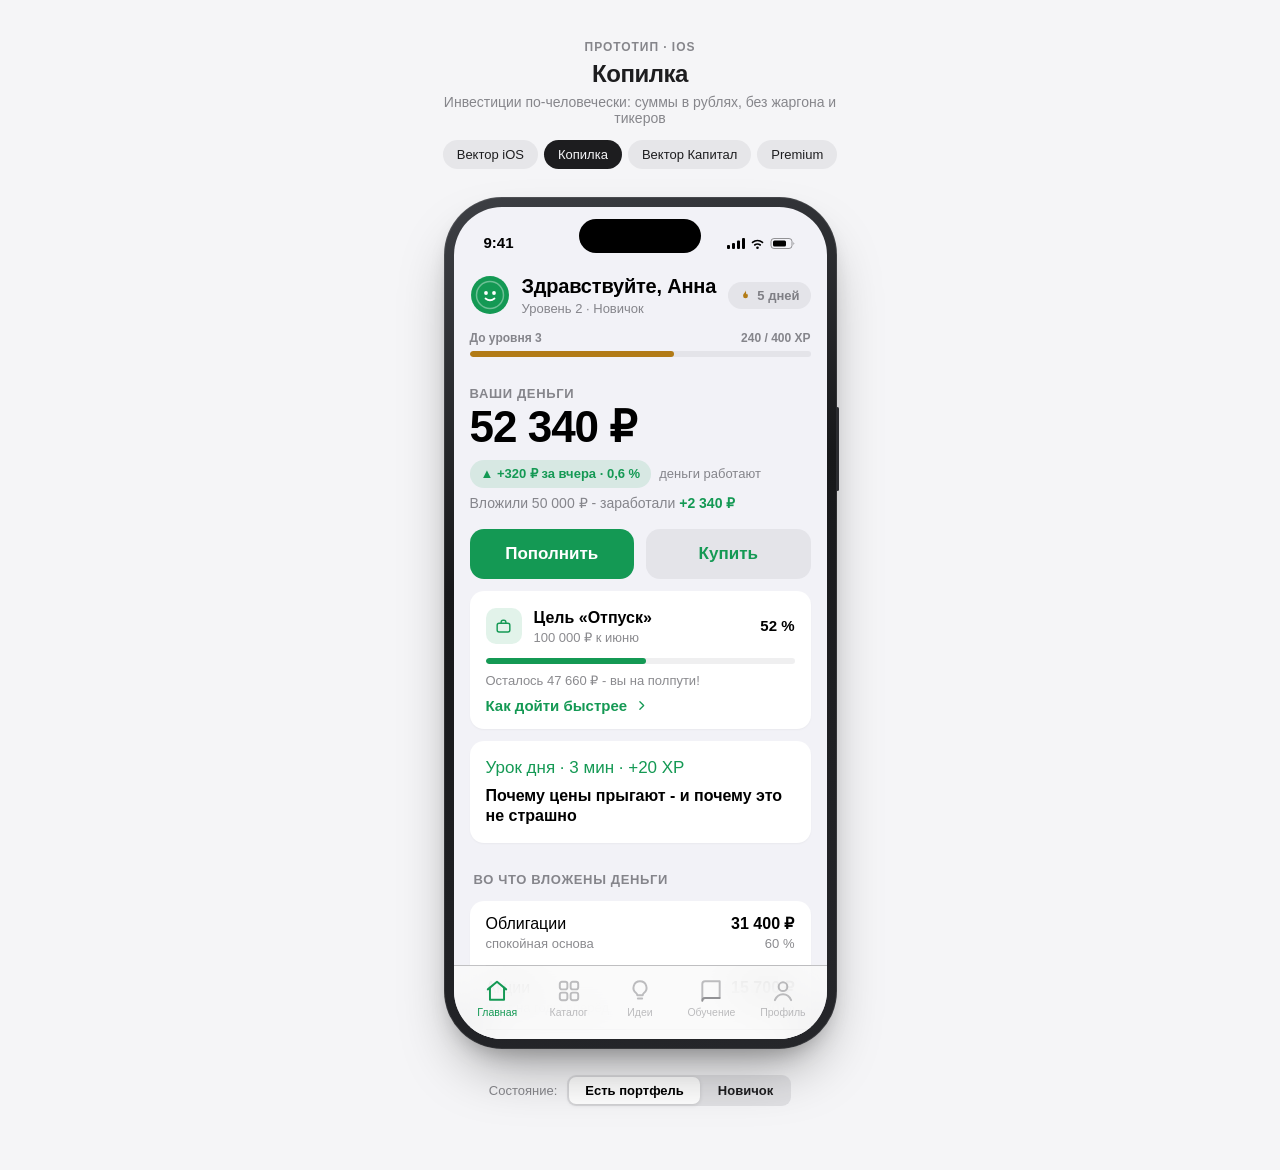
<file: kopilka.html>
<!DOCTYPE html>
<html lang="ru">
<head>
<meta charset="UTF-8">
<meta name="viewport" content="width=device-width, initial-scale=1, maximum-scale=1, user-scalable=no, viewport-fit=cover">
<title>Копилка - прототип iOS</title>
<meta name="theme-color" content="#F2F2F7">
<link rel="manifest" href="manifest-kopilka.json">
<link rel="apple-touch-icon" href="assets/icon-kopilka-180.png">
<link rel="icon" type="image/png" href="assets/icon-kopilka-180.png">
<meta name="apple-mobile-web-app-capable" content="yes">
<meta name="mobile-web-app-capable" content="yes">
<meta name="apple-mobile-web-app-status-bar-style" content="default">
<meta name="apple-mobile-web-app-title" content="Копилка">
<link rel="stylesheet" href="assets/system.css">
</head>
<body class="studio">

<header class="studio-head">
  <div class="eyebrow">Прототип · iOS</div>
  <h1>Копилка</h1>
  <p>Инвестиции по-человечески: суммы в рублях, без жаргона и тикеров</p>
  <nav class="studio-nav">
    <a href="index.html">Вектор iOS</a>
    <a href="kopilka.html" aria-current="page">Копилка</a>
    <a href="vektor.html">Вектор Капитал</a>
    <a href="premium.html">Premium</a>
  </nav>
</header>

<div class="stage">
<div class="device">
<div class="device-screen brand-kopilka">
  <div class="island"></div>
  <div class="statusbar">
    <span>9:41</span>
    <svg width="70" height="13" viewBox="0 0 70 13" aria-hidden="true">
      <g fill="currentColor">
        <rect x="0" y="8" width="3" height="4" rx="1"/><rect x="5" y="6" width="3" height="6" rx="1"/>
        <rect x="10" y="3.5" width="3" height="8.5" rx="1"/><rect x="15" y="1" width="3" height="11" rx="1"/>
      </g>
      <g fill="none" stroke="currentColor" stroke-width="1.6" stroke-linecap="round">
        <path d="M25.5 5.4a8 8 0 0 1 10 0"/><path d="M27.7 8a4.8 4.8 0 0 1 5.6 0"/>
      </g>
      <circle cx="30.5" cy="10.8" r="1.3" fill="currentColor"/>
      <rect x="44" y="1.5" width="21" height="10" rx="3" fill="none" stroke="currentColor" opacity=".4"/>
      <rect x="46" y="3.5" width="13" height="6" rx="1.5" fill="currentColor"/>
      <path d="M66.5 5v3a2 2 0 0 0 0-3z" fill="currentColor" opacity=".5"/>
    </svg>
  </div>

  <div class="app">

    <!-- ================= Главная ================= -->
    <section class="screen active" data-screen="home">
      <div style="display:flex;align-items:center;gap:12px;">
        <svg class="mascot" viewBox="0 0 40 40" aria-hidden="true">
          <circle cx="20" cy="20" r="19" fill="var(--accent)"/>
          <circle cx="20" cy="20" r="13.5" fill="none" stroke="rgba(255,255,255,.38)" stroke-width="1.5"/>
          <circle cx="16" cy="18" r="1.9" fill="#fff"/><circle cx="24" cy="18" r="1.9" fill="#fff"/>
          <path d="M15.5 23.5q4.5 3.6 9 0" stroke="#fff" stroke-width="1.8" fill="none" stroke-linecap="round"/>
        </svg>
        <div style="flex:1;min-width:0;">
          <div style="font-size:20px;font-weight:700;letter-spacing:-.2px;">Здравствуйте, Анна</div>
          <div style="font-size:13px;color:var(--ink-2);">Уровень 2 · Новичок</div>
        </div>
        <span class="chip chip-neutral" title="Серия: 5 дней подряд">
          <svg width="13" height="15" viewBox="0 0 24 24" fill="var(--gold)" aria-hidden="true"><path d="M12 2.5c1.3 3.6-4.4 5.3-4.4 10.4a4.4 4.4 0 0 0 8.8 0c0-2.1-1-3.4-1.7-4.4-.8 1.2-1.7 1.5-1.7 1.5.5-2.2.1-5.1-1-7.5z"/></svg>
          5 дней
        </span>
      </div>

      <div style="margin-top:12px;">
        <div style="display:flex;justify-content:space-between;font-size:12px;font-weight:600;color:var(--ink-2);margin-bottom:5px;">
          <span>До уровня 3</span><span style="font-variant-numeric:tabular-nums;" data-bind="xp">240 / 400 XP</span>
        </div>
        <div class="bar gold"><i data-bind="xp-bar" style="width:60%;"></i></div>
      </div>

      <!-- Есть портфель -->
      <div data-when="full">
        <div style="margin-top:28px;">
          <div class="money-label">Ваши деньги</div>
          <div class="money-hero" data-bind="balance">52 340 ₽</div>
          <div style="display:flex;align-items:center;gap:8px;margin-top:10px;flex-wrap:wrap;">
            <span class="chip chip-gain">▲ +320 ₽ за вчера · 0,6 %</span>
            <span style="font-size:13px;color:var(--ink-2);">деньги работают</span>
          </div>
          <p class="money-sub" style="margin-top:6px;">Вложили <span data-bind="invested">50 000 ₽</span> - заработали <b data-bind="profit">+2 340 ₽</b></p>
        </div>

        <div class="btn-row">
          <button class="btn btn-primary" data-sheet="topup">Пополнить</button>
          <button class="btn btn-secondary" data-go-tab="catalog">Купить</button>
        </div>

        <div class="card tappable" role="button" tabindex="0">
          <div style="display:flex;align-items:center;gap:12px;">
            <div style="width:36px;height:36px;border-radius:10px;background:var(--accent-soft);color:var(--accent);display:flex;align-items:center;justify-content:center;flex:none;">
              <svg width="19" height="19" viewBox="0 0 24 24" fill="none" stroke="currentColor" stroke-width="1.8" stroke-linecap="round" stroke-linejoin="round" aria-hidden="true"><rect x="4" y="8" width="16" height="11" rx="2.5"/><path d="M9 8V6.5A2.5 2.5 0 0 1 11.5 4h1A2.5 2.5 0 0 1 15 6.5V8"/></svg>
            </div>
            <div style="flex:1;">
              <div style="font-size:16px;font-weight:600;">Цель «Отпуск»</div>
              <div style="font-size:13px;color:var(--ink-2);">100 000 ₽ к июню</div>
            </div>
            <div style="font-size:15px;font-weight:700;font-variant-numeric:tabular-nums;" data-bind="goal-pct">52 %</div>
          </div>
          <div class="bar" style="margin-top:12px;"><i data-bind="goal-bar" style="width:52%;"></i></div>
          <div style="font-size:13px;color:var(--ink-2);margin-top:8px;">Осталось <span data-bind="goal-remaining">47 660 ₽</span> - вы на полпути!</div>
          <button class="btn btn-plain" style="justify-content:flex-start;padding:0;height:auto;margin-top:8px;font-size:15px;" data-toast-btn="Подсказки по цели - фаза 2">Как дойти быстрее
            <svg width="13" height="13" viewBox="0 0 24 24" fill="none" stroke="currentColor" stroke-width="2.4" stroke-linecap="round" stroke-linejoin="round" aria-hidden="true"><path d="m9 5 7 7-7 7"/></svg>
          </button>
        </div>

        <div class="card tappable" role="button" tabindex="0" data-sheet="lesson">
          <div class="sheet-cap" style="color:var(--accent);">Урок дня · 3 мин · +20 XP</div>
          <div style="font-size:16px;font-weight:600;margin-top:6px;line-height:1.3;">Почему цены прыгают - и почему это не страшно</div>
        </div>

        <div class="section-h">Во что вложены деньги</div>
        <div class="card flush">
          <div class="row no-icon" style="cursor:default;" data-alloc="bonds">
            <div class="r-body"><div class="r-title">Облигации</div><div class="r-sub">спокойная основа</div></div>
            <div class="r-val"><div class="v">31 400 ₽</div><div class="d" style="color:var(--ink-2);">60 %</div></div>
          </div>
          <div class="row no-icon" style="cursor:default;" data-alloc="stocks">
            <div class="r-body"><div class="r-title">Акции</div><div class="r-sub">рост на годы вперёд</div></div>
            <div class="r-val"><div class="v">15 700 ₽</div><div class="d" style="color:var(--ink-2);">30 %</div></div>
          </div>
          <div class="row no-icon" style="cursor:default;" data-alloc="cash">
            <div class="r-body"><div class="r-title">Запас</div><div class="r-sub">деньги под рукой</div></div>
            <div class="r-val"><div class="v">5 240 ₽</div><div class="d" style="color:var(--ink-2);">10 %</div></div>
          </div>
        </div>
      </div>

      <!-- Новичок -->
      <div data-when="new" hidden>
        <div class="card" style="margin-top:24px;display:flex;gap:14px;align-items:flex-start;">
          <svg class="mascot" viewBox="0 0 40 40" aria-hidden="true">
            <circle cx="20" cy="20" r="19" fill="var(--accent)"/>
            <circle cx="20" cy="20" r="13.5" fill="none" stroke="rgba(255,255,255,.38)" stroke-width="1.5"/>
            <circle cx="16" cy="18" r="1.9" fill="#fff"/><circle cx="24" cy="18" r="1.9" fill="#fff"/>
            <path d="M15.5 23.5q4.5 3.6 9 0" stroke="#fff" stroke-width="1.8" fill="none" stroke-linecap="round"/>
          </svg>
          <p style="margin:2px 0 0;font-size:15px;line-height:1.45;">Привет, я Копи! Готовы начать? Это 2 минуты - и никаких сложных слов.</p>
        </div>

        <div class="card">
          <div style="display:flex;justify-content:space-between;align-items:baseline;">
            <span class="sheet-cap" style="color:var(--accent);">Квест · шаг 1 из 3</span>
            <span class="chip chip-gold" style="padding:3px 9px;font-size:11.5px;">бейдж + 100 XP</span>
          </div>
          <div style="font-size:18px;font-weight:700;margin-top:8px;letter-spacing:-.2px;">Собери первый портфель за 3 шага</div>
          <div class="bar" style="margin-top:12px;"><i style="width:33%;"></i></div>
          <button class="btn btn-primary" style="margin-top:16px;" data-go-tab="catalog">Продолжить квест</button>
        </div>

        <div class="card" style="display:flex;gap:12px;align-items:center;">
          <div style="width:36px;height:36px;border-radius:10px;background:var(--gain-bg);color:var(--gain);display:flex;align-items:center;justify-content:center;flex:none;">
            <svg width="18" height="18" viewBox="0 0 24 24" fill="none" stroke="currentColor" stroke-width="2" stroke-linecap="round" stroke-linejoin="round" aria-hidden="true"><path d="m5 12.5 4.5 4.5L19 7"/></svg>
          </div>
          <div style="font-size:14px;line-height:1.4;">Деньги на счёте: <b>1 000 ₽</b> - уже пополнили, отличный старт!</div>
        </div>
      </div>
    </section>

    <!-- ================= Каталог ================= -->
    <section class="screen" data-screen="catalog">
      <h1 class="large-title">Каталог</h1>
      <p class="subtitle">Во что вложить - простыми словами</p>

      <div class="card tappable" role="button" tabindex="0" data-push="asset" style="background:linear-gradient(135deg, var(--accent) 0%, #0C7A41 100%);color:#fff;">
        <div style="display:flex;justify-content:space-between;align-items:center;">
          <span style="font-size:12px;font-weight:600;letter-spacing:.06em;text-transform:uppercase;opacity:.85;">Идея дня</span>
          <span class="chip" style="background:rgba(255,255,255,.2);color:#fff;">спокойно</span>
        </div>
        <div style="font-size:19px;font-weight:700;margin-top:10px;letter-spacing:-.2px;">Облигации для спокойного старта</div>
        <div style="font-size:14px;opacity:.85;margin-top:6px;">Вложили 12 000 ₽ - через год примерно <b style="white-space:nowrap;">14 600 ₽</b></div>
      </div>

      <div class="section-h">Популярное</div>
      <div class="card flush">
        <button class="row" data-push="asset">
          <span class="r-icon logo"><img src="assets/logos/sber.png" alt=""></span>
          <span class="r-body"><span class="r-title">Сбербанк</span><span class="r-sub" style="display:block;">Акции · банк</span></span>
          <span class="r-val"><span class="v">312 ₽</span><span class="d" style="color:var(--gain);display:block;">▲ 0,8 %</span></span>
          <svg class="chev" width="13" height="13" viewBox="0 0 24 24" fill="none" stroke="currentColor" stroke-width="2.4" stroke-linecap="round" stroke-linejoin="round" aria-hidden="true"><path d="m9 5 7 7-7 7"/></svg>
        </button>
        <button class="row" data-toast-btn="В прототипе открыт Сбербанк - остальные по той же схеме">
          <span class="r-icon logo"><img src="assets/logos/gazprom-mark.png" alt=""></span>
          <span class="r-body"><span class="r-title">Газпром</span><span class="r-sub" style="display:block;">Акции · энергетика</span></span>
          <span class="r-val"><span class="v">128 ₽</span><span class="d" style="color:var(--gain);display:block;">▲ 0,3 %</span></span>
          <svg class="chev" width="13" height="13" viewBox="0 0 24 24" fill="none" stroke="currentColor" stroke-width="2.4" stroke-linecap="round" stroke-linejoin="round" aria-hidden="true"><path d="m9 5 7 7-7 7"/></svg>
        </button>
        <button class="row" data-toast-btn="В прототипе открыт Сбербанк - остальные по той же схеме">
          <span class="r-icon logo"><img class="full" src="assets/logos/yandex.png" alt=""></span>
          <span class="r-body"><span class="r-title">Яндекс</span><span class="r-sub" style="display:block;">Акции · технологии</span></span>
          <span class="r-val"><span class="v">4 215 ₽</span><span class="d" style="color:var(--gain);display:block;">▲ 1,2 %</span></span>
          <svg class="chev" width="13" height="13" viewBox="0 0 24 24" fill="none" stroke="currentColor" stroke-width="2.4" stroke-linecap="round" stroke-linejoin="round" aria-hidden="true"><path d="m9 5 7 7-7 7"/></svg>
        </button>
      </div>

      <div class="section-h">Спокойный старт</div>
      <div class="card flush">
        <button class="row" data-toast-btn="В прототипе открыт Сбербанк - остальные по той же схеме">
          <span class="r-icon" style="background:#5A6B8C;font-size:10.5px;font-weight:700;">ОФЗ</span>
          <span class="r-body"><span class="r-title">ОФЗ 26244</span><span class="r-sub" style="display:block;">Облигации · государство</span></span>
          <span class="r-val"><span class="v">≈ 15 %</span><span class="d" style="color:var(--ink-2);display:block;">в год</span></span>
          <svg class="chev" width="13" height="13" viewBox="0 0 24 24" fill="none" stroke="currentColor" stroke-width="2.4" stroke-linecap="round" stroke-linejoin="round" aria-hidden="true"><path d="m9 5 7 7-7 7"/></svg>
        </button>
        <button class="row" data-toast-btn="В прототипе открыт Сбербанк - остальные по той же схеме">
          <span class="r-icon" style="background:#B27B16;font-size:12px;font-weight:700;">Au</span>
          <span class="r-body"><span class="r-title">Фонд «Золото»</span><span class="r-sub" style="display:block;">Защита от инфляции</span></span>
          <span class="r-val"><span class="v">5 100 ₽</span><span class="d" style="color:var(--gain);display:block;">▲ 0,4 %</span></span>
          <svg class="chev" width="13" height="13" viewBox="0 0 24 24" fill="none" stroke="currentColor" stroke-width="2.4" stroke-linecap="round" stroke-linejoin="round" aria-hidden="true"><path d="m9 5 7 7-7 7"/></svg>
        </button>
      </div>
    </section>

    <!-- ================= Идеи ================= -->
    <section class="screen" data-screen="ideas">
      <h1 class="large-title">Идеи</h1>
      <p class="subtitle">Готовые подборки: во что вложить и почему</p>
      <div class="empty">
        <div class="e-ico">
          <svg width="26" height="26" viewBox="0 0 24 24" fill="none" stroke="currentColor" stroke-width="1.8" stroke-linecap="round" stroke-linejoin="round" aria-hidden="true"><path d="M12 3a6 6 0 0 0-3.6 10.8c.7.55 1.1 1.3 1.1 2.2h5c0-.9.4-1.65 1.1-2.2A6 6 0 0 0 12 3z"/><path d="M10 19h4"/></svg>
        </div>
        <h3>Скоро здесь будут идеи</h3>
        <p>Подборки с объяснением, почему и с каким риском. Появятся во второй фазе.</p>
      </div>
    </section>

    <!-- ================= Обучение ================= -->
    <section class="screen" data-screen="learn">
      <h1 class="large-title">Обучение</h1>
      <p class="subtitle">Уроки по 3 минуты, +20 XP за каждый</p>

      <div class="card tappable" role="button" tabindex="0" data-sheet="lesson">
        <div class="sheet-cap" style="color:var(--accent);">Урок дня · 3 мин · +20 XP</div>
        <div style="font-size:17px;font-weight:700;margin-top:6px;line-height:1.3;">Почему цены прыгают - и почему это не страшно</div>
        <button class="btn btn-secondary" style="margin-top:14px;height:44px;font-size:15px;">Начать урок</button>
      </div>

      <div class="empty" style="padding-top:40px;">
        <div class="e-ico">
          <svg width="24" height="24" viewBox="0 0 24 24" fill="none" stroke="currentColor" stroke-width="1.8" stroke-linecap="round" stroke-linejoin="round" aria-hidden="true"><path d="M4 5.5A2.5 2.5 0 0 1 6.5 3H20v15.5H6.5A2.5 2.5 0 0 0 4 21z"/><path d="M20 18.5H6.5A2.5 2.5 0 0 0 4 21"/></svg>
        </div>
        <h3>Курс «Основы» готовится</h3>
        <p>Короткие уроки простыми словами. Полное дерево курсов - во второй фазе.</p>
      </div>
    </section>

    <!-- ================= Профиль ================= -->
    <section class="screen" data-screen="profile">
      <h1 class="large-title">Профиль</h1>

      <div class="card" style="display:flex;align-items:center;gap:14px;">
        <div class="avatar">А</div>
        <div style="flex:1;">
          <div style="font-size:18px;font-weight:700;">Анна</div>
          <div style="font-size:13px;color:var(--ink-2);">Ученик · Уровень 2</div>
        </div>
        <span class="chip chip-gold" data-bind="xp-chip">240 XP</span>
      </div>

      <div class="card" style="display:flex;gap:12px;align-items:flex-start;">
        <div style="width:36px;height:36px;border-radius:10px;background:var(--fill);display:flex;align-items:center;justify-content:center;flex:none;">
          <svg width="17" height="19" viewBox="0 0 24 24" fill="var(--gold)" aria-hidden="true"><path d="M12 2.5c1.3 3.6-4.4 5.3-4.4 10.4a4.4 4.4 0 0 0 8.8 0c0-2.1-1-3.4-1.7-4.4-.8 1.2-1.7 1.5-1.7 1.5.5-2.2.1-5.1-1-7.5z"/></svg>
        </div>
        <div>
          <div style="font-size:16px;font-weight:600;">Серия: 5 дней подряд</div>
          <div style="font-size:13px;color:var(--ink-2);margin-top:2px;">За полезную привычку - зашли или прошли урок. Не за сделки.</div>
        </div>
      </div>

      <div class="section-h">Бейджи</div>
      <div class="badges">
        <div class="badge">
          <div class="b-ico" style="color:var(--gain);"><svg width="22" height="22" viewBox="0 0 24 24" fill="none" stroke="currentColor" stroke-width="2" stroke-linecap="round" stroke-linejoin="round" aria-hidden="true"><path d="m5 12.5 4.5 4.5L19 7"/></svg></div>
          <div class="b-name">Первый шаг</div>
        </div>
        <div class="badge">
          <div class="b-ico" style="color:var(--gold);"><svg width="22" height="22" viewBox="0 0 24 24" fill="currentColor" aria-hidden="true"><path d="m12 3 2.4 5.4 5.9.6-4.4 4 1.2 5.8L12 15.9l-5.1 2.9 1.2-5.8-4.4-4 5.9-.6z"/></svg></div>
          <div class="b-name">Первая покупка</div>
        </div>
        <div class="badge locked">
          <div class="b-ico" style="color:var(--ink-2);"><svg width="22" height="22" viewBox="0 0 24 24" fill="none" stroke="currentColor" stroke-width="1.8" stroke-linecap="round" stroke-linejoin="round" aria-hidden="true"><rect x="5.5" y="10.5" width="13" height="9" rx="2.5"/><path d="M8.5 10.5V8a3.5 3.5 0 0 1 7 0v2.5"/></svg></div>
          <div class="b-name">Неделя выдержки</div>
        </div>
      </div>

      <div class="section-h">Цель</div>
      <div class="card">
        <div style="display:flex;justify-content:space-between;align-items:baseline;">
          <span style="font-size:16px;font-weight:600;">«Отпуск»</span>
          <span style="font-size:13px;color:var(--ink-2);font-variant-numeric:tabular-nums;" data-bind="goal-summary">52 340 ₽ из 100 000 ₽ · к июню</span>
        </div>
        <div class="bar" style="margin-top:12px;"><i data-bind="goal-bar" style="width:52%;"></i></div>
      </div>

      <div class="section-h">Версии прототипа</div>
      <div class="card flush">
        <a class="row no-icon" href="index.html" style="text-decoration:none;color:var(--ink);">
          <span class="r-body"><span class="r-title">Вектор iOS</span><span class="r-sub" style="display:block;">флагман · тёмная</span></span>
          <svg class="chev" width="13" height="13" viewBox="0 0 24 24" fill="none" stroke="currentColor" stroke-width="2.4" stroke-linecap="round" stroke-linejoin="round" aria-hidden="true"><path d="m9 5 7 7-7 7"/></svg>
        </a>
        <a class="row no-icon" href="vektor.html" style="text-decoration:none;color:var(--ink);">
          <span class="r-body"><span class="r-title">Вектор Капитал</span><span class="r-sub" style="display:block;">синяя версия · light</span></span>
          <svg class="chev" width="13" height="13" viewBox="0 0 24 24" fill="none" stroke="currentColor" stroke-width="2.4" stroke-linecap="round" stroke-linejoin="round" aria-hidden="true"><path d="m9 5 7 7-7 7"/></svg>
        </a>
        <a class="row no-icon" href="premium.html" style="text-decoration:none;color:var(--ink);">
          <span class="r-body"><span class="r-title">Вектор Капитал Premium</span><span class="r-sub" style="display:block;">тёмная версия · частный банк</span></span>
          <svg class="chev" width="13" height="13" viewBox="0 0 24 24" fill="none" stroke="currentColor" stroke-width="2.4" stroke-linecap="round" stroke-linejoin="round" aria-hidden="true"><path d="m9 5 7 7-7 7"/></svg>
        </a>
      </div>
    </section>

    <!-- ================= Push: Сбербанк ================= -->
    <section class="push" id="push-asset">
      <div class="push-nav">
        <button class="back" data-back>
          <svg width="17" height="17" viewBox="0 0 24 24" fill="none" stroke="currentColor" stroke-width="2.4" stroke-linecap="round" stroke-linejoin="round" aria-hidden="true"><path d="m15 5-7 7 7 7"/></svg>
          Каталог
        </button>
        <span class="push-title">Сбербанк</span>
      </div>

      <div style="display:flex;align-items:center;gap:12px;margin-top:4px;">
        <span style="width:44px;height:44px;border-radius:12px;background:#fff;display:flex;align-items:center;justify-content:center;flex:none;overflow:hidden;"><img src="assets/logos/sber.png" alt="" style="width:72%;height:72%;object-fit:contain;"></span>
        <div style="flex:1;">
          <div style="font-size:20px;font-weight:700;letter-spacing:-.2px;">Сбербанк</div>
          <div style="font-size:13px;color:var(--ink-2);">Акции · банк</div>
        </div>
        <div style="text-align:right;">
          <div style="font-size:20px;font-weight:700;font-variant-numeric:tabular-nums;">312 ₽</div>
          <div style="font-size:13px;color:var(--gain);font-weight:600;">▲ 0,8 %</div>
        </div>
      </div>

      <div class="card">
        <div class="sheet-cap">Цена за 5 лет</div>
        <svg viewBox="0 0 330 120" style="width:100%;height:auto;margin-top:10px;display:block;" aria-label="График цены за 5 лет: рост с колебаниями">
          <defs>
            <linearGradient id="chartFill" x1="0" y1="0" x2="0" y2="1">
              <stop offset="0" stop-color="var(--gain)" stop-opacity=".18"/>
              <stop offset="1" stop-color="var(--gain)" stop-opacity="0"/>
            </linearGradient>
          </defs>
          <g stroke="var(--sep)" stroke-width=".5">
            <line x1="0" y1="30" x2="330" y2="30"/><line x1="0" y1="65" x2="330" y2="65"/><line x1="0" y1="100" x2="330" y2="100"/>
          </g>
          <path d="M0,98 C25,92 40,102 60,90 S95,70 115,76 S150,50 175,58 S215,38 240,46 S275,22 305,28 L330,22 L330,120 L0,120 Z" fill="url(#chartFill)"/>
          <path d="M0,98 C25,92 40,102 60,90 S95,70 115,76 S150,50 175,58 S215,38 240,46 S275,22 305,28 L330,22" fill="none" stroke="var(--gain)" stroke-width="2" stroke-linecap="round"/>
        </svg>
        <div style="display:flex;justify-content:space-between;font-size:11px;color:var(--ink-3);margin-top:6px;font-variant-numeric:tabular-nums;">
          <span>2021</span><span>2022</span><span>2023</span><span>2024</span><span>2025</span><span>2026</span>
        </div>
      </div>

      <div class="card">
        <p style="margin:0;font-size:15px;line-height:1.5;">Самый большой банк страны: картами и приложением Сбера пользуется каждый второй. Покупая акцию, вы становитесь совладельцем банка - и зарабатываете, когда он растёт.</p>
      </div>

      <div class="card">
        <div class="sheet-cap">Если вложить 10 000 ₽</div>
        <div style="display:flex;align-items:baseline;gap:8px;margin-top:6px;">
          <span style="font-size:14px;color:var(--ink-2);">через год ≈</span>
          <span style="font-size:26px;font-weight:700;color:var(--gain);font-variant-numeric:tabular-nums;white-space:nowrap;">11 200 ₽</span>
        </div>
        <p class="disclaimer" style="margin:8px 0 0;">Это ориентир по прошлым годам, а не гарантия. Цена может колебаться.</p>
      </div>

      <div class="card" style="display:flex;gap:12px;align-items:flex-start;">
        <span class="tag-risk" style="margin-top:1px;">средне</span>
        <p style="margin:0;font-size:13.5px;color:var(--ink-2);line-height:1.45;">Риск: цена «дышит», но на горизонте от года колебания обычно сглаживаются.</p>
      </div>

      <div class="section-h">Для опытных</div>
      <div class="card">
        <div class="kv" style="margin-top:0;">
          <div class="kv-row"><span class="k">Цена акции</span><span class="v">312 ₽</span></div>
          <div class="kv-row"><span class="k">Дивиденды</span><span class="v">≈ 10 % в год</span></div>
          <div class="kv-row"><span class="k">P/E</span><span class="v">4,1</span></div>
        </div>
      </div>

      <button class="btn btn-primary" style="margin-top:20px;" data-sheet="buy">Купить</button>
    </section>

    <!-- ================= Шторки ================= -->
    <button class="dim" aria-label="Закрыть" tabindex="-1"></button>

    <div class="sheet" id="sheet-buy">
      <div class="grabber"></div>

      <div class="sheet-step on" data-step="1">
        <div class="sheet-cap">Шаг 1 из 2</div>
        <h3>Сколько вложить?</h3>
        <div class="amounts" data-growth="1.12">
          <button data-amount="5000">5 000 ₽</button>
          <button data-amount="10000" aria-pressed="true">10 000 ₽</button>
          <button data-amount="25000">25 000 ₽</button>
        </div>
        <div style="display:flex;align-items:baseline;gap:8px;margin-top:18px;">
          <span style="font-size:14px;color:var(--ink-2);">Через год - примерно</span>
          <span style="font-size:24px;font-weight:700;color:var(--gain);font-variant-numeric:tabular-nums;white-space:nowrap;" data-projection>11 200 ₽</span>
        </div>
        <p style="font-size:13px;color:var(--ink-2);margin:10px 0 0;">Покупаем на сумму, а не «лотами» - так проще.</p>
        <button class="btn btn-primary" style="margin-top:20px;" data-goto="2">Дальше</button>
      </div>

      <div class="sheet-step" data-step="2">
        <div class="sheet-cap">Шаг 2 из 2</div>
        <h3>Всё верно?</h3>
        <div class="kv">
          <div class="kv-row"><span class="k">Вы покупаете</span><span class="v">Сбербанк · <span data-amount-out>10 000 ₽</span></span></div>
          <div class="kv-row"><span class="k">Когда купим</span><span class="v">Сразу</span></div>
          <div class="kv-row"><span class="k">Комиссия</span><span class="v">0 ₽</span></div>
          <div class="kv-row"><span class="k">Продать можно</span><span class="v">В любой день</span></div>
        </div>
        <button class="btn btn-primary" style="margin-top:16px;" data-goto="3" data-buy-confirm>Подтвердить покупку</button>
        <button class="btn btn-plain" data-goto="1">Изменить сумму</button>
      </div>

      <div class="sheet-step" data-step="3">
        <div class="success-wrap">
          <div class="success-mark">
            <svg width="30" height="30" viewBox="0 0 24 24" fill="none" stroke="currentColor" stroke-width="2.4" stroke-linecap="round" stroke-linejoin="round" aria-hidden="true"><path d="m5 12.5 4.5 4.5L19 7"/></svg>
          </div>
          <h3>Ура - первая покупка!</h3>
          <div style="display:flex;gap:8px;justify-content:center;margin-top:12px;">
            <span class="chip chip-gold">+100 XP</span>
            <span class="chip chip-neutral">Бейдж «Первая покупка»</span>
          </div>
          <p style="font-size:13.5px;color:var(--ink-2);margin:14px 0 0;line-height:1.45;">Совет от Копи: следующая привычка - не продавать при первых колебаниях. Время работает на вас.</p>
          <button class="btn btn-primary" style="margin-top:18px;" data-finish>Смотреть портфель</button>
        </div>
      </div>
    </div>

    <div class="sheet" id="sheet-lesson">
      <div class="grabber"></div>

      <div class="sheet-step on" data-step="1">
        <div class="sheet-cap" style="color:var(--accent);">Урок дня · 3 мин · +20 XP</div>
        <h3>Почему цены прыгают</h3>
        <p style="font-size:15px;line-height:1.5;color:var(--ink);margin:10px 0 0;">Цена акции меняется каждый день - как настроение рынка. Кто-то покупает, кто-то продаёт, и цена «дышит».</p>
        <p style="font-size:15px;line-height:1.5;color:var(--ink-2);margin:8px 0 0;">Это не поломка - это нормальная жизнь биржи.</p>
        <button class="btn btn-primary" style="margin-top:20px;" data-goto="2">Дальше</button>
      </div>

      <div class="sheet-step" data-step="2">
        <div class="sheet-cap" style="color:var(--accent);">Урок дня · 2 из 3</div>
        <h3>Чем длиннее срок - тем спокойнее</h3>
        <p style="font-size:15px;line-height:1.5;margin:10px 0 0;">Дневные скачки на горизонте 3–5 лет превращаются в ровную линию роста.</p>
        <p style="font-size:15px;line-height:1.5;color:var(--ink-2);margin:8px 0 0;">Поэтому для долгой цели - как ваш «Отпуск» - колебания почти не важны.</p>
        <button class="btn btn-primary" style="margin-top:20px;" data-goto="3">Дальше</button>
      </div>

      <div class="sheet-step" data-step="3">
        <div class="sheet-cap" style="color:var(--accent);">Проверим себя</div>
        <h3>Ваш портфель просел на 2 % за день. Что делаете?</h3>
        <button class="quiz-opt">Срочно всё продать</button>
        <button class="quiz-opt" data-correct="true">Ничего: для долгой цели это нормально</button>
        <div class="quiz-note"></div>
        <button class="btn btn-primary" style="margin-top:12px;" data-quiz-done disabled data-lesson-done data-close-sheet>Завершить · +20 XP</button>
      </div>
    </div>

    <div class="sheet" id="sheet-topup">
      <div class="grabber"></div>

      <div class="sheet-step on" data-step="1">
        <div class="sheet-cap">Пополнение</div>
        <h3>Сколько внести?</h3>
        <div class="num-display"><span data-bind="num-display">5 000</span><span class="rub">₽</span></div>
        <div class="num-presets">
          <button data-num-add="1000">+1 000</button>
          <button data-num-add="5000">+5 000</button>
          <button data-num-add="10000">+10 000</button>
        </div>
        <div class="numpad">
          <button data-num="1">1</button><button data-num="2">2</button><button data-num="3">3</button>
          <button data-num="4">4</button><button data-num="5">5</button><button data-num="6">6</button>
          <button data-num="7">7</button><button data-num="8">8</button><button data-num="9">9</button>
          <span></span><button data-num="0">0</button><button data-num="del" aria-label="Удалить">⌫</button>
        </div>
        <button class="btn btn-primary" style="margin-top:10px;" data-topup-confirm>Пополнить</button>
        <p class="disclaimer" style="text-align:center;">Прототип: деньги виртуальные, без списаний.</p>
      </div>

      <div class="sheet-step" data-step="2">
        <div class="success-wrap">
          <div class="success-mark">
            <svg width="30" height="30" viewBox="0 0 24 24" fill="none" stroke="currentColor" stroke-width="2.4" stroke-linecap="round" stroke-linejoin="round" aria-hidden="true"><path d="m5 12.5 4.5 4.5L19 7"/></svg>
          </div>
          <h3>Счёт пополнен</h3>
          <p style="font-size:14px;color:var(--ink-2);margin:10px 0 0;"><b style="color:var(--gain);" data-bind="topup-out">+5 000 ₽</b> уже в «Запасе» и работают на вашу цель.</p>
          <button class="btn btn-primary" style="margin-top:18px;" data-close-sheet>Отлично</button>
        </div>
      </div>
    </div>

    <div class="toast" role="status"><span class="t-text"></span><span class="t-xp"></span></div>

  </div>

  <!-- ================= Таб-бар ================= -->
  <nav class="tabbar">
    <button data-tab="home" aria-selected="true">
      <svg width="26" height="26" viewBox="0 0 24 24" fill="none" stroke="currentColor" stroke-width="1.8" stroke-linecap="round" stroke-linejoin="round" aria-hidden="true"><path d="M3.5 10.5 12 3.5l8.5 7"/><path d="M5.5 8.9V20h13V8.9"/></svg>
      Главная
    </button>
    <button data-tab="catalog" aria-selected="false">
      <svg width="26" height="26" viewBox="0 0 24 24" fill="none" stroke="currentColor" stroke-width="1.8" stroke-linecap="round" stroke-linejoin="round" aria-hidden="true"><rect x="3.5" y="3.5" width="7" height="7" rx="2"/><rect x="13.5" y="3.5" width="7" height="7" rx="2"/><rect x="3.5" y="13.5" width="7" height="7" rx="2"/><rect x="13.5" y="13.5" width="7" height="7" rx="2"/></svg>
      Каталог
    </button>
    <button data-tab="ideas" aria-selected="false">
      <svg width="26" height="26" viewBox="0 0 24 24" fill="none" stroke="currentColor" stroke-width="1.8" stroke-linecap="round" stroke-linejoin="round" aria-hidden="true"><path d="M12 3a6 6 0 0 0-3.6 10.8c.7.55 1.1 1.3 1.1 2.2h5c0-.9.4-1.65 1.1-2.2A6 6 0 0 0 12 3z"/><path d="M10 19h4"/></svg>
      Идеи
    </button>
    <button data-tab="learn" aria-selected="false">
      <svg width="26" height="26" viewBox="0 0 24 24" fill="none" stroke="currentColor" stroke-width="1.8" stroke-linecap="round" stroke-linejoin="round" aria-hidden="true"><path d="M4 5.5A2.5 2.5 0 0 1 6.5 3H20v15.5H6.5A2.5 2.5 0 0 0 4 21z"/><path d="M20 18.5H6.5A2.5 2.5 0 0 0 4 21"/></svg>
      Обучение
    </button>
    <button data-tab="profile" aria-selected="false">
      <svg width="26" height="26" viewBox="0 0 24 24" fill="none" stroke="currentColor" stroke-width="1.8" stroke-linecap="round" stroke-linejoin="round" aria-hidden="true"><circle cx="12" cy="8" r="4"/><path d="M4.5 20.5c1.6-3.8 4.3-5.5 7.5-5.5s5.9 1.7 7.5 5.5"/></svg>
      Профиль
    </button>
  </nav>
</div>
</div>
</div>

<div class="proto-controls">
  <span class="hint">Состояние:</span>
  <div class="seg" role="group" aria-label="Состояние демо">
    <button data-state="full" aria-pressed="true">Есть портфель</button>
    <button data-state="new" aria-pressed="false">Новичок</button>
  </div>
</div>

<script src="assets/app.js"></script>
</body>
</html>
</file>
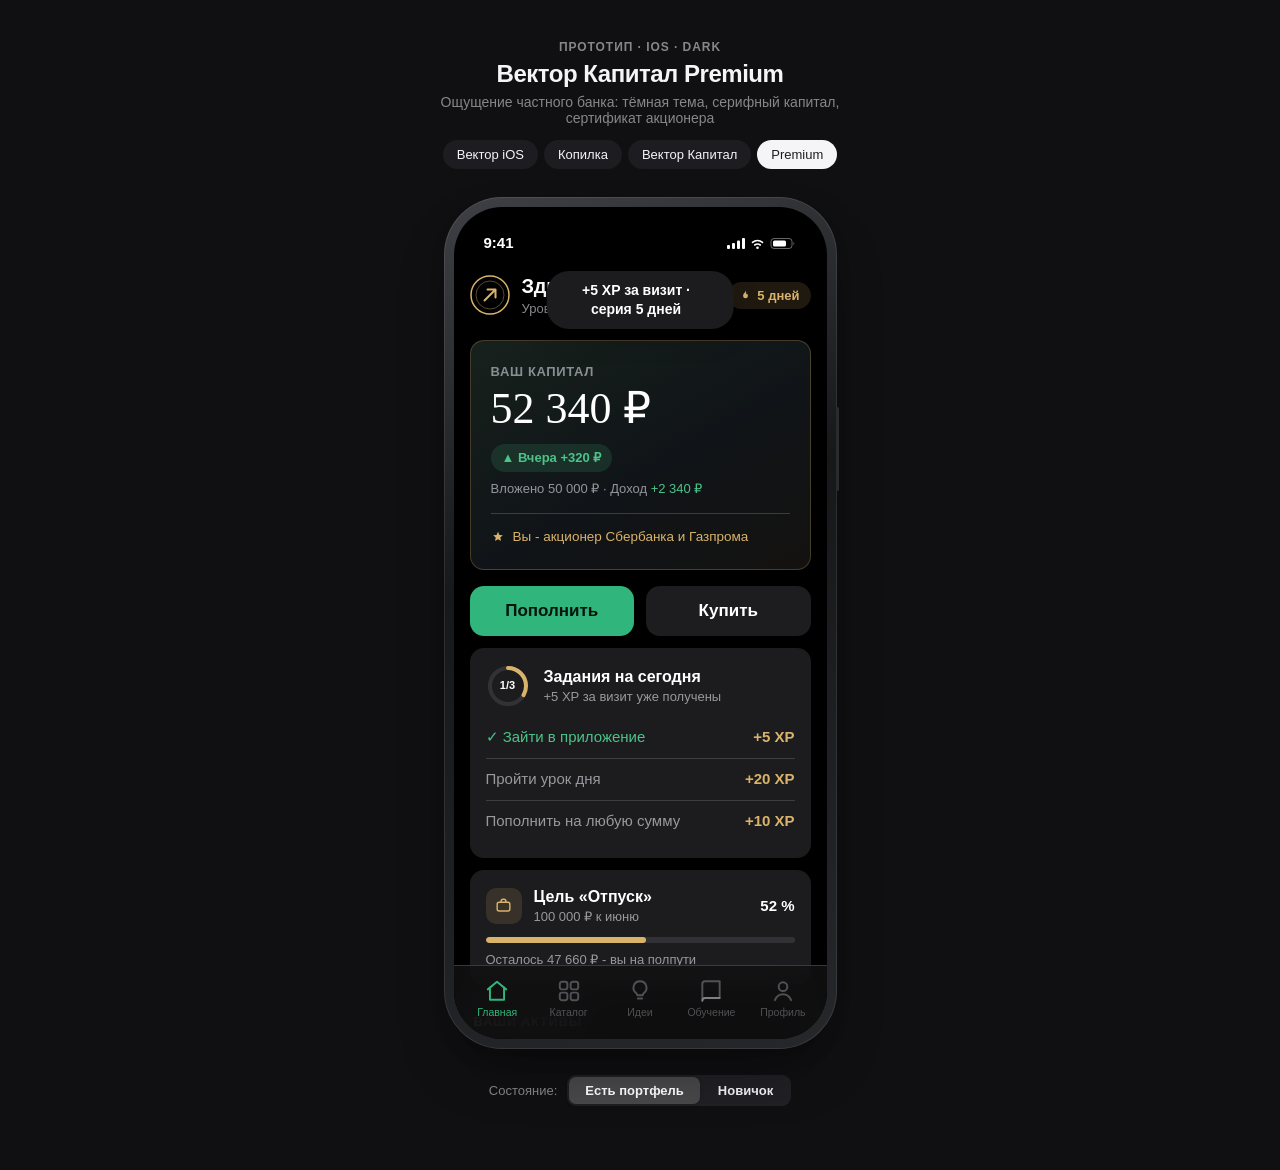
<file: premium.html>
<!DOCTYPE html>
<html lang="ru">
<head>
<meta charset="UTF-8">
<meta name="viewport" content="width=device-width, initial-scale=1, maximum-scale=1, user-scalable=no, viewport-fit=cover">
<title>Вектор Капитал Premium - прототип iOS</title>
<meta name="theme-color" content="#000000">
<link rel="manifest" href="manifest-premium.json">
<link rel="apple-touch-icon" href="assets/icon-premium-180.png">
<link rel="icon" type="image/png" href="assets/icon-premium-180.png">
<meta name="apple-mobile-web-app-capable" content="yes">
<meta name="mobile-web-app-capable" content="yes">
<meta name="apple-mobile-web-app-status-bar-style" content="black">
<meta name="apple-mobile-web-app-title" content="Вектор+">
<link rel="stylesheet" href="assets/system.css">
</head>
<body class="studio studio-dark">

<header class="studio-head">
  <div class="eyebrow">Прототип · iOS · Dark</div>
  <h1>Вектор Капитал Premium</h1>
  <p>Ощущение частного банка: тёмная тема, серифный капитал, сертификат акционера</p>
  <nav class="studio-nav">
    <a href="index.html">Вектор iOS</a>
    <a href="kopilka.html">Копилка</a>
    <a href="vektor.html">Вектор Капитал</a>
    <a href="premium.html" aria-current="page">Premium</a>
  </nav>
</header>

<div class="stage">
<div class="device">
<div class="device-screen brand-premium" data-welcome-toast="+5 XP за визит · серия 5 дней">
  <div class="island"></div>
  <div class="statusbar">
    <span>9:41</span>
    <svg width="70" height="13" viewBox="0 0 70 13" aria-hidden="true">
      <g fill="currentColor">
        <rect x="0" y="8" width="3" height="4" rx="1"/><rect x="5" y="6" width="3" height="6" rx="1"/>
        <rect x="10" y="3.5" width="3" height="8.5" rx="1"/><rect x="15" y="1" width="3" height="11" rx="1"/>
      </g>
      <g fill="none" stroke="currentColor" stroke-width="1.6" stroke-linecap="round">
        <path d="M25.5 5.4a8 8 0 0 1 10 0"/><path d="M27.7 8a4.8 4.8 0 0 1 5.6 0"/>
      </g>
      <circle cx="30.5" cy="10.8" r="1.3" fill="currentColor"/>
      <rect x="44" y="1.5" width="21" height="10" rx="3" fill="none" stroke="currentColor" opacity=".4"/>
      <rect x="46" y="3.5" width="13" height="6" rx="1.5" fill="currentColor"/>
      <path d="M66.5 5v3a2 2 0 0 0 0-3z" fill="currentColor" opacity=".5"/>
    </svg>
  </div>

  <div class="app">

    <!-- ================= Главная ================= -->
    <section class="screen active" data-screen="home">
      <div style="display:flex;align-items:center;gap:12px;">
        <svg class="mascot" viewBox="0 0 40 40" aria-hidden="true">
          <circle cx="20" cy="20" r="19" fill="none" stroke="var(--gold)" stroke-width="1.5"/>
          <circle cx="20" cy="20" r="14" fill="none" stroke="var(--gold)" stroke-width=".8" opacity=".5"/>
          <path d="M14.5 25.5 25.5 14.5M17.5 14.5h8v8" stroke="var(--gold)" stroke-width="2" fill="none" stroke-linecap="round" stroke-linejoin="round"/>
        </svg>
        <div style="flex:1;min-width:0;">
          <div style="font-size:20px;font-weight:700;letter-spacing:-.2px;">Здравствуйте, Анна</div>
          <div style="font-size:13px;color:var(--ink-2);">Уровень 2 · Новичок</div>
        </div>
        <span class="chip chip-gold" title="Серия: 5 дней подряд">
          <svg width="13" height="15" viewBox="0 0 24 24" fill="currentColor" aria-hidden="true"><path d="M12 2.5c1.3 3.6-4.4 5.3-4.4 10.4a4.4 4.4 0 0 0 8.8 0c0-2.1-1-3.4-1.7-4.4-.8 1.2-1.7 1.5-1.7 1.5.5-2.2.1-5.1-1-7.5z"/></svg>
          5 дней
        </span>
      </div>

      <!-- Есть портфель -->
      <div data-when="full">
        <div class="card" style="margin-top:22px;background:linear-gradient(150deg,#17211C 0%,#101418 55%,#141210 100%);border:1px solid rgba(217,179,106,.25);padding:22px 20px;">
          <div class="money-label" style="color:rgba(235,235,245,.55);">Ваш капитал</div>
          <div class="money-hero serif" style="margin-top:6px;" data-bind="balance">52 340 ₽</div>
          <div style="display:flex;align-items:center;gap:8px;margin-top:12px;flex-wrap:wrap;">
            <span class="chip chip-gain">▲ Вчера +320 ₽</span>
            <span style="font-size:13px;color:var(--ink-2);font-variant-numeric:tabular-nums;">Вложено <span data-bind="invested">50 000 ₽</span> · Доход <span data-bind="profit" style="color:var(--gain);">+2 340 ₽</span></span>
          </div>
          <div style="display:flex;align-items:center;gap:8px;margin-top:16px;padding-top:14px;border-top:.5px solid rgba(217,179,106,.25);">
            <svg width="14" height="14" viewBox="0 0 24 24" fill="var(--gold)" aria-hidden="true"><path d="m12 3 2.4 5.4 5.9.6-4.4 4 1.2 5.8L12 15.9l-5.1 2.9 1.2-5.8-4.4-4 5.9-.6z"/></svg>
            <span style="font-size:13.5px;color:var(--gold);font-weight:500;">Вы - акционер Сбербанка и Газпрома</span>
          </div>
        </div>

        <div class="btn-row">
          <button class="btn btn-primary" data-sheet="topup">Пополнить</button>
          <button class="btn btn-secondary" style="color:var(--ink);" data-go-tab="catalog">Купить</button>
        </div>

        <div class="card">
          <div style="display:flex;align-items:center;gap:14px;">
            <div class="ring">
              <svg width="44" height="44" viewBox="0 0 44 44" aria-hidden="true">
                <circle cx="22" cy="22" r="18" fill="none" stroke="var(--fill)" stroke-width="4"/>
                <circle cx="22" cy="22" r="18" fill="none" stroke="var(--gold)" stroke-width="4" stroke-linecap="round" stroke-dasharray="113" stroke-dashoffset="75.5" data-bind="ring"/>
              </svg>
              <span class="ring-txt" data-bind="ring-count">1/3</span>
            </div>
            <div style="flex:1;">
              <div style="font-size:16px;font-weight:600;">Задания на сегодня</div>
              <div style="font-size:13px;color:var(--ink-2);">+5 XP за визит уже получены</div>
            </div>
          </div>
          <div class="kv" style="margin-top:8px;">
            <div class="kv-row task-row" data-task="visit"><span class="k">Зайти в приложение</span><span class="v" style="color:var(--gold);">+5 XP</span></div>
            <div class="kv-row task-row" data-task="lesson" style="cursor:pointer;" data-sheet="lesson"><span class="k">Пройти урок дня</span><span class="v" style="color:var(--gold);">+20 XP</span></div>
            <div class="kv-row task-row" data-task="topup" style="cursor:pointer;" data-sheet="topup"><span class="k">Пополнить на любую сумму</span><span class="v" style="color:var(--gold);">+10 XP</span></div>
          </div>
        </div>

        <div class="card tappable" role="button" tabindex="0">
          <div style="display:flex;align-items:center;gap:12px;">
            <div style="width:36px;height:36px;border-radius:10px;background:var(--gold-soft);color:var(--gold);display:flex;align-items:center;justify-content:center;flex:none;">
              <svg width="19" height="19" viewBox="0 0 24 24" fill="none" stroke="currentColor" stroke-width="1.8" stroke-linecap="round" stroke-linejoin="round" aria-hidden="true"><rect x="4" y="8" width="16" height="11" rx="2.5"/><path d="M9 8V6.5A2.5 2.5 0 0 1 11.5 4h1A2.5 2.5 0 0 1 15 6.5V8"/></svg>
            </div>
            <div style="flex:1;">
              <div style="font-size:16px;font-weight:600;">Цель «Отпуск»</div>
              <div style="font-size:13px;color:var(--ink-2);">100 000 ₽ к июню</div>
            </div>
            <div style="font-size:15px;font-weight:700;font-variant-numeric:tabular-nums;" data-bind="goal-pct">52 %</div>
          </div>
          <div class="bar gold" style="margin-top:12px;"><i data-bind="goal-bar" style="width:52%;"></i></div>
          <div style="font-size:13px;color:var(--ink-2);margin-top:8px;">Осталось <span data-bind="goal-remaining">47 660 ₽</span> - вы на полпути</div>
        </div>

        <div class="section-h">Ваши активы</div>
        <div class="card flush">
          <div class="row no-icon" style="cursor:default;" data-alloc="bonds">
            <div class="r-body"><div class="r-title">Облигации</div><div class="r-sub">спокойная основа</div></div>
            <div class="r-val"><div class="v">31 400 ₽</div><div class="d" style="color:var(--ink-2);">60 %</div></div>
          </div>
          <div class="row no-icon" style="cursor:default;" data-alloc="stocks">
            <div class="r-body"><div class="r-title">Акции</div><div class="r-sub">Сбербанк · Газпром</div></div>
            <div class="r-val"><div class="v">15 700 ₽</div><div class="d" style="color:var(--ink-2);">30 %</div></div>
          </div>
          <div class="row no-icon" style="cursor:default;" data-alloc="cash">
            <div class="r-body"><div class="r-title">Запас</div><div class="r-sub">деньги под рукой</div></div>
            <div class="r-val"><div class="v">5 240 ₽</div><div class="d" style="color:var(--ink-2);">10 %</div></div>
          </div>
        </div>
        <div style="font-size:13px;color:var(--gain);font-weight:600;margin:10px 4px 0;">Разложено по 4 - отлично</div>
      </div>

      <!-- Новичок -->
      <div data-when="new" hidden>
        <div class="card" style="margin-top:24px;display:flex;gap:14px;align-items:flex-start;">
          <svg class="mascot" viewBox="0 0 40 40" aria-hidden="true">
            <circle cx="20" cy="20" r="19" fill="none" stroke="var(--gold)" stroke-width="1.5"/>
            <path d="M14.5 25.5 25.5 14.5M17.5 14.5h8v8" stroke="var(--gold)" stroke-width="2" fill="none" stroke-linecap="round" stroke-linejoin="round"/>
          </svg>
          <div>
            <div style="font-size:18px;font-weight:700;letter-spacing:-.2px;">Ваш первый капитал - <span style="color:var(--gold);">за 3 шага</span></div>
            <p style="margin:6px 0 0;font-size:14px;line-height:1.45;color:var(--ink-2);">Я Вик, помогу. Это 2 минуты - без сложных слов.</p>
          </div>
        </div>

        <div class="card">
          <div style="display:flex;justify-content:space-between;align-items:baseline;">
            <span class="sheet-cap" style="color:var(--gold);">Квест · шаг 1 из 3</span>
            <span class="chip chip-gold" style="padding:3px 9px;font-size:11.5px;">бейдж + 100 XP</span>
          </div>
          <div class="bar gold" style="margin-top:14px;"><i style="width:33%;"></i></div>
          <button class="btn btn-primary" style="margin-top:16px;" data-go-tab="catalog">Продолжить квест</button>
        </div>

        <div class="card" style="display:flex;gap:12px;align-items:center;">
          <div style="width:36px;height:36px;border-radius:10px;background:var(--gain-bg);color:var(--gain);display:flex;align-items:center;justify-content:center;flex:none;">
            <svg width="18" height="18" viewBox="0 0 24 24" fill="none" stroke="currentColor" stroke-width="2" stroke-linecap="round" stroke-linejoin="round" aria-hidden="true"><path d="m5 12.5 4.5 4.5L19 7"/></svg>
          </div>
          <div style="font-size:14px;line-height:1.4;">На счёте <b>1 000 ₽</b> - уже пополнили, отличный старт</div>
        </div>
      </div>

      <div class="trust">
        <svg width="15" height="15" viewBox="0 0 24 24" fill="none" stroke="currentColor" stroke-width="1.8" stroke-linecap="round" stroke-linejoin="round" aria-hidden="true"><path d="M12 3.5 5 6v5.5c0 4.5 3 7.5 7 9 4-1.5 7-4.5 7-9V6z"/></svg>
        <span>Лицензия Банка России.</span>
      </div>
    </section>

    <!-- ================= Каталог ================= -->
    <section class="screen" data-screen="catalog">
      <h1 class="large-title">Каталог</h1>
      <p class="subtitle">Во что вложить - простыми словами</p>

      <div class="card tappable" role="button" tabindex="0" data-go-tab="ideas" style="background:linear-gradient(135deg,#17352A 0%,#0D1F18 100%);border:1px solid rgba(76,195,138,.25);">
        <div style="display:flex;justify-content:space-between;align-items:center;">
          <span style="font-size:12px;font-weight:600;letter-spacing:.06em;text-transform:uppercase;color:var(--gain);">Идея дня</span>
          <span class="chip chip-neutral">спокойно</span>
        </div>
        <div style="font-size:19px;font-weight:700;margin-top:10px;letter-spacing:-.2px;">Облигации для спокойного старта</div>
        <div style="font-size:14px;color:var(--ink-2);margin-top:6px;">Вложили 12 000 ₽ - через год примерно <b style="color:var(--gain);white-space:nowrap;">14 600 ₽</b> · смотреть в «Идеях» →</div>
      </div>

      <div class="section-h">Популярное</div>
      <div class="card flush">
        <button class="row" data-push="asset">
          <span class="r-icon logo"><img src="assets/logos/sber.png" alt=""></span>
          <span class="r-body"><span class="r-title">Сбербанк</span><span class="r-sub" style="display:block;">Акции · банк</span></span>
          <span class="r-val"><span class="v">312 ₽</span><span class="d" style="color:var(--gain);display:block;">▲ 0,8 %</span></span>
          <svg class="chev" width="13" height="13" viewBox="0 0 24 24" fill="none" stroke="currentColor" stroke-width="2.4" stroke-linecap="round" stroke-linejoin="round" aria-hidden="true"><path d="m9 5 7 7-7 7"/></svg>
        </button>
        <button class="row" data-toast-btn="В прототипе открыт Сбербанк - остальные по той же схеме">
          <span class="r-icon logo"><img src="assets/logos/gazprom-mark.png" alt=""></span>
          <span class="r-body"><span class="r-title">Газпром</span><span class="r-sub" style="display:block;">Акции · энергетика</span></span>
          <span class="r-val"><span class="v">128 ₽</span><span class="d" style="color:var(--gain);display:block;">▲ 0,3 %</span></span>
          <svg class="chev" width="13" height="13" viewBox="0 0 24 24" fill="none" stroke="currentColor" stroke-width="2.4" stroke-linecap="round" stroke-linejoin="round" aria-hidden="true"><path d="m9 5 7 7-7 7"/></svg>
        </button>
        <button class="row" data-toast-btn="В прототипе открыт Сбербанк - остальные по той же схеме">
          <span class="r-icon logo"><img class="full" src="assets/logos/yandex.png" alt=""></span>
          <span class="r-body"><span class="r-title">Яндекс</span><span class="r-sub" style="display:block;">Акции · технологии</span></span>
          <span class="r-val"><span class="v">4 215 ₽</span><span class="d" style="color:var(--gain);display:block;">▲ 1,2 %</span></span>
          <svg class="chev" width="13" height="13" viewBox="0 0 24 24" fill="none" stroke="currentColor" stroke-width="2.4" stroke-linecap="round" stroke-linejoin="round" aria-hidden="true"><path d="m9 5 7 7-7 7"/></svg>
        </button>
      </div>

      <div class="section-h">Спокойный старт</div>
      <div class="card flush">
        <button class="row" data-toast-btn="В прототипе открыт Сбербанк - остальные по той же схеме">
          <span class="r-icon" style="background:#5A6B8C;font-size:10.5px;font-weight:700;">ОФЗ</span>
          <span class="r-body"><span class="r-title">ОФЗ 26244</span><span class="r-sub" style="display:block;">Облигации · государство</span></span>
          <span class="r-val"><span class="v">≈ 15 %</span><span class="d" style="color:var(--ink-2);display:block;">в год</span></span>
          <svg class="chev" width="13" height="13" viewBox="0 0 24 24" fill="none" stroke="currentColor" stroke-width="2.4" stroke-linecap="round" stroke-linejoin="round" aria-hidden="true"><path d="m9 5 7 7-7 7"/></svg>
        </button>
        <button class="row" data-toast-btn="В прототипе открыт Сбербанк - остальные по той же схеме">
          <span class="r-icon" style="background:#B27B16;font-size:12px;font-weight:700;">Au</span>
          <span class="r-body"><span class="r-title">Фонд «Золото»</span><span class="r-sub" style="display:block;">Защита от инфляции</span></span>
          <span class="r-val"><span class="v">5 100 ₽</span><span class="d" style="color:var(--gain);display:block;">▲ 0,4 %</span></span>
          <svg class="chev" width="13" height="13" viewBox="0 0 24 24" fill="none" stroke="currentColor" stroke-width="2.4" stroke-linecap="round" stroke-linejoin="round" aria-hidden="true"><path d="m9 5 7 7-7 7"/></svg>
        </button>
      </div>
    </section>

    <!-- ================= Идеи ================= -->
    <section class="screen" data-screen="ideas">
      <h1 class="large-title">Идеи</h1>
      <p class="subtitle">Готовые решения - с объяснением, почему</p>

      <div class="card">
        <div style="display:flex;justify-content:space-between;align-items:center;">
          <span class="sheet-cap" style="color:var(--gain);">Идея дня</span>
          <span class="chip chip-neutral">на 1–2 года</span>
        </div>
        <div style="font-size:19px;font-weight:700;margin-top:8px;letter-spacing:-.2px;">Облигации для спокойного старта</div>
        <div style="display:flex;align-items:baseline;gap:8px;margin-top:8px;">
          <span style="font-size:14px;color:var(--ink-2);">Вложили 12 000 ₽ - через год примерно</span>
          <span style="font-size:20px;font-weight:700;color:var(--gain);font-variant-numeric:tabular-nums;white-space:nowrap;">14 600 ₽</span>
        </div>
        <p style="font-size:14px;line-height:1.5;color:var(--ink-2);margin:10px 0 0;"><b style="color:var(--ink);">Почему сейчас:</b> ставки высокие - государство и компании платят за ожидание больше обычного. Подходит для первой покупки: колебания маленькие.</p>
        <button class="btn btn-secondary" style="margin-top:16px;color:var(--ink);" data-go-tab="catalog">Смотреть в каталоге</button>
      </div>

      <div class="section-h">Ещё три идеи</div>
      <div class="card flush">
        <button class="row no-icon" data-toast-btn="Идея откроется во второй фазе">
          <span class="r-body"><span class="r-title">Дивидендные акции</span><span class="r-sub" style="display:block;">компании, которые делятся прибылью</span></span>
          <svg class="chev" width="13" height="13" viewBox="0 0 24 24" fill="none" stroke="currentColor" stroke-width="2.4" stroke-linecap="round" stroke-linejoin="round" aria-hidden="true"><path d="m9 5 7 7-7 7"/></svg>
        </button>
        <button class="row no-icon" data-toast-btn="Идея откроется во второй фазе">
          <span class="r-body"><span class="r-title">Фонд «На всё сразу»</span><span class="r-sub" style="display:block;">один фонд - весь рынок</span></span>
          <svg class="chev" width="13" height="13" viewBox="0 0 24 24" fill="none" stroke="currentColor" stroke-width="2.4" stroke-linecap="round" stroke-linejoin="round" aria-hidden="true"><path d="m9 5 7 7-7 7"/></svg>
        </button>
        <button class="row no-icon" data-toast-btn="Идея откроется во второй фазе">
          <span class="r-body"><span class="r-title">Золото как защита</span><span class="r-sub" style="display:block;">когда рынок штормит</span></span>
          <svg class="chev" width="13" height="13" viewBox="0 0 24 24" fill="none" stroke="currentColor" stroke-width="2.4" stroke-linecap="round" stroke-linejoin="round" aria-hidden="true"><path d="m9 5 7 7-7 7"/></svg>
        </button>
      </div>
    </section>

    <!-- ================= Обучение ================= -->
    <section class="screen" data-screen="learn">
      <h1 class="large-title">Обучение</h1>
      <p class="subtitle">3 минуты в день - и рынок понятен</p>

      <div class="section-h">Раздел 1 · Основы</div>
      <div class="card flush">
        <div class="path-row">
          <div class="path-dot done">
            <svg width="16" height="16" viewBox="0 0 24 24" fill="none" stroke="currentColor" stroke-width="2.2" stroke-linecap="round" stroke-linejoin="round" aria-hidden="true"><path d="m5 12.5 4.5 4.5L19 7"/></svg>
          </div>
          <div style="flex:1;">
            <div style="font-size:15px;font-weight:600;">Что такое акция</div>
            <div style="font-size:12.5px;color:var(--ink-2);">пройдено · +20 XP</div>
          </div>
        </div>
        <div class="path-row" style="cursor:pointer;" data-sheet="lesson" role="button" tabindex="0">
          <div class="path-dot now">
            <svg width="14" height="14" viewBox="0 0 24 24" fill="currentColor" aria-hidden="true"><path d="M8 5.5v13l11-6.5z"/></svg>
          </div>
          <div style="flex:1;">
            <div style="font-size:15px;font-weight:600;">Почему цены прыгают</div>
            <div style="font-size:12.5px;color:var(--gain);font-weight:600;">урок дня · 3 мин · +20 XP</div>
          </div>
          <svg class="chev" width="13" height="13" viewBox="0 0 24 24" fill="none" stroke="currentColor" stroke-width="2.4" stroke-linecap="round" stroke-linejoin="round" aria-hidden="true" style="color:var(--ink-3);"><path d="m9 5 7 7-7 7"/></svg>
        </div>
        <div class="path-row" style="opacity:.55;">
          <div class="path-dot lock">
            <svg width="14" height="14" viewBox="0 0 24 24" fill="none" stroke="currentColor" stroke-width="1.8" stroke-linecap="round" stroke-linejoin="round" aria-hidden="true"><rect x="5.5" y="10.5" width="13" height="9" rx="2.5"/><path d="M8.5 10.5V8a3.5 3.5 0 0 1 7 0v2.5"/></svg>
          </div>
          <div style="flex:1;">
            <div style="font-size:15px;font-weight:600;">Облигации простыми словами</div>
            <div style="font-size:12.5px;color:var(--ink-2);">откроется после урока дня</div>
          </div>
        </div>
      </div>

      <div class="section-h">Раздел 2 · Спокойный инвестор</div>
      <div class="card" style="display:flex;gap:12px;align-items:center;opacity:.55;">
        <div class="path-dot lock">
          <svg width="14" height="14" viewBox="0 0 24 24" fill="none" stroke="currentColor" stroke-width="1.8" stroke-linecap="round" stroke-linejoin="round" aria-hidden="true"><rect x="5.5" y="10.5" width="13" height="9" rx="2.5"/><path d="M8.5 10.5V8a3.5 3.5 0 0 1 7 0v2.5"/></svg>
        </div>
        <div style="font-size:14px;color:var(--ink-2);">Откроется после раздела «Основы»</div>
      </div>
    </section>

    <!-- ================= Профиль ================= -->
    <section class="screen" data-screen="profile">
      <h1 class="large-title">Профиль</h1>

      <div class="card" style="display:flex;align-items:center;gap:14px;">
        <div class="avatar" style="background:var(--gold);color:#1A1405;">А</div>
        <div style="flex:1;">
          <div style="font-size:18px;font-weight:700;">Анна</div>
          <div style="font-size:13px;color:var(--ink-2);">Уровень 2 · Новичок · инвестор с июля</div>
        </div>
        <span class="chip chip-gold" data-bind="xp-chip">240 XP</span>
      </div>

      <div class="card" style="display:flex;gap:12px;align-items:flex-start;">
        <div style="width:36px;height:36px;border-radius:10px;background:var(--gold-soft);display:flex;align-items:center;justify-content:center;flex:none;">
          <svg width="17" height="19" viewBox="0 0 24 24" fill="var(--gold)" aria-hidden="true"><path d="M12 2.5c1.3 3.6-4.4 5.3-4.4 10.4a4.4 4.4 0 0 0 8.8 0c0-2.1-1-3.4-1.7-4.4-.8 1.2-1.7 1.5-1.7 1.5.5-2.2.1-5.1-1-7.5z"/></svg>
        </div>
        <div>
          <div style="font-size:16px;font-weight:600;">Серия: 5 дней подряд</div>
          <div style="font-size:13px;color:var(--ink-2);margin-top:2px;">За визит или урок - не за сделки.</div>
        </div>
      </div>

      <div class="section-h">Бейджи</div>
      <div class="badges">
        <div class="badge">
          <div class="b-ico" style="color:var(--gain);"><svg width="22" height="22" viewBox="0 0 24 24" fill="none" stroke="currentColor" stroke-width="2" stroke-linecap="round" stroke-linejoin="round" aria-hidden="true"><path d="m5 12.5 4.5 4.5L19 7"/></svg></div>
          <div class="b-name">Первый шаг</div>
        </div>
        <div class="badge">
          <div class="b-ico" style="color:var(--gold);"><svg width="22" height="22" viewBox="0 0 24 24" fill="currentColor" aria-hidden="true"><path d="m12 3 2.4 5.4 5.9.6-4.4 4 1.2 5.8L12 15.9l-5.1 2.9 1.2-5.8-4.4-4 5.9-.6z"/></svg></div>
          <div class="b-name">Первая покупка</div>
        </div>
        <div class="badge locked">
          <div class="b-ico" style="color:var(--ink-2);"><svg width="22" height="22" viewBox="0 0 24 24" fill="none" stroke="currentColor" stroke-width="1.8" stroke-linecap="round" stroke-linejoin="round" aria-hidden="true"><rect x="5.5" y="10.5" width="13" height="9" rx="2.5"/><path d="M8.5 10.5V8a3.5 3.5 0 0 1 7 0v2.5"/></svg></div>
          <div class="b-name">Неделя выдержки</div>
        </div>
      </div>

      <div class="section-h">Цель</div>
      <div class="card">
        <div style="display:flex;justify-content:space-between;align-items:baseline;">
          <span style="font-size:16px;font-weight:600;">«Отпуск»</span>
          <span style="font-size:13px;color:var(--ink-2);font-variant-numeric:tabular-nums;" data-bind="goal-summary">52 340 ₽ из 100 000 ₽ · к июню</span>
        </div>
        <div class="bar gold" style="margin-top:12px;"><i data-bind="goal-bar" style="width:52%;"></i></div>
      </div>

      <div class="section-h">Настройки</div>
      <div class="card flush">
        <button class="row no-icon" data-toast-btn="Светлая тема - смотрите базовый прототип">
          <span class="r-body"><span class="r-title">Тёмная тема</span><span class="r-sub" style="display:block;">Включена</span></span>
          <svg class="chev" width="13" height="13" viewBox="0 0 24 24" fill="none" stroke="currentColor" stroke-width="2.4" stroke-linecap="round" stroke-linejoin="round" aria-hidden="true"><path d="m9 5 7 7-7 7"/></svg>
        </button>
        <button class="row no-icon" data-push="notif">
          <span class="r-body"><span class="r-title">Уведомления</span><span class="r-sub" style="display:block;">Только полезные</span></span>
          <svg class="chev" width="13" height="13" viewBox="0 0 24 24" fill="none" stroke="currentColor" stroke-width="2.4" stroke-linecap="round" stroke-linejoin="round" aria-hidden="true"><path d="m9 5 7 7-7 7"/></svg>
        </button>
        <button class="row no-icon" data-toast-btn="Чат поддержки - фаза 2">
          <span class="r-body"><span class="r-title">Помощь</span><span class="r-sub" style="display:block;">Ответим простыми словами</span></span>
          <svg class="chev" width="13" height="13" viewBox="0 0 24 24" fill="none" stroke="currentColor" stroke-width="2.4" stroke-linecap="round" stroke-linejoin="round" aria-hidden="true"><path d="m9 5 7 7-7 7"/></svg>
        </button>
      </div>

      <div class="section-h">Версии прототипа</div>
      <div class="card flush">
        <a class="row no-icon" href="index.html" style="text-decoration:none;color:var(--ink);">
          <span class="r-body"><span class="r-title">Вектор iOS</span><span class="r-sub" style="display:block;">флагман · тёмная</span></span>
          <svg class="chev" width="13" height="13" viewBox="0 0 24 24" fill="none" stroke="currentColor" stroke-width="2.4" stroke-linecap="round" stroke-linejoin="round" aria-hidden="true"><path d="m9 5 7 7-7 7"/></svg>
        </a>
        <a class="row no-icon" href="kopilka.html" style="text-decoration:none;color:var(--ink);">
          <span class="r-body"><span class="r-title">Копилка</span><span class="r-sub" style="display:block;">изумрудная версия · light</span></span>
          <svg class="chev" width="13" height="13" viewBox="0 0 24 24" fill="none" stroke="currentColor" stroke-width="2.4" stroke-linecap="round" stroke-linejoin="round" aria-hidden="true"><path d="m9 5 7 7-7 7"/></svg>
        </a>
        <a class="row no-icon" href="vektor.html" style="text-decoration:none;color:var(--ink);">
          <span class="r-body"><span class="r-title">Вектор Капитал</span><span class="r-sub" style="display:block;">синяя версия · light</span></span>
          <svg class="chev" width="13" height="13" viewBox="0 0 24 24" fill="none" stroke="currentColor" stroke-width="2.4" stroke-linecap="round" stroke-linejoin="round" aria-hidden="true"><path d="m9 5 7 7-7 7"/></svg>
        </a>
      </div>
    </section>

    <!-- ================= Push: Сбербанк ================= -->
    <section class="push" id="push-asset">
      <div class="push-nav">
        <button class="back" data-back>
          <svg width="17" height="17" viewBox="0 0 24 24" fill="none" stroke="currentColor" stroke-width="2.4" stroke-linecap="round" stroke-linejoin="round" aria-hidden="true"><path d="m15 5-7 7 7 7"/></svg>
          Каталог
        </button>
        <span class="push-title">Сбербанк</span>
      </div>

      <div style="display:flex;align-items:center;gap:12px;margin-top:4px;">
        <span style="width:44px;height:44px;border-radius:12px;background:#fff;display:flex;align-items:center;justify-content:center;flex:none;overflow:hidden;"><img src="assets/logos/sber.png" alt="" style="width:72%;height:72%;object-fit:contain;"></span>
        <div style="flex:1;">
          <div style="font-size:20px;font-weight:700;letter-spacing:-.2px;">Сбербанк</div>
          <div style="font-size:13px;color:var(--ink-2);">Акции · банк</div>
        </div>
        <div style="text-align:right;">
          <div style="font-size:20px;font-weight:700;font-variant-numeric:tabular-nums;">312 ₽</div>
          <div style="font-size:13px;color:var(--gain);font-weight:600;">▲ 0,8 %</div>
        </div>
      </div>

      <div class="card">
        <div class="sheet-cap">Цена за 5 лет</div>
        <svg viewBox="0 0 330 120" style="width:100%;height:auto;margin-top:10px;display:block;" aria-label="График цены за 5 лет: рост с колебаниями">
          <defs>
            <linearGradient id="chartFillP" x1="0" y1="0" x2="0" y2="1">
              <stop offset="0" stop-color="var(--gain)" stop-opacity=".2"/>
              <stop offset="1" stop-color="var(--gain)" stop-opacity="0"/>
            </linearGradient>
          </defs>
          <g stroke="var(--sep)" stroke-width=".5">
            <line x1="0" y1="30" x2="330" y2="30"/><line x1="0" y1="65" x2="330" y2="65"/><line x1="0" y1="100" x2="330" y2="100"/>
          </g>
          <path d="M0,98 C25,92 40,102 60,90 S95,70 115,76 S150,50 175,58 S215,38 240,46 S275,22 305,28 L330,22 L330,120 L0,120 Z" fill="url(#chartFillP)"/>
          <path d="M0,98 C25,92 40,102 60,90 S95,70 115,76 S150,50 175,58 S215,38 240,46 S275,22 305,28 L330,22" fill="none" stroke="var(--gain)" stroke-width="2" stroke-linecap="round"/>
        </svg>
        <div style="display:flex;justify-content:space-between;font-size:11px;color:var(--ink-3);margin-top:6px;font-variant-numeric:tabular-nums;">
          <span>2021</span><span>2022</span><span>2023</span><span>2024</span><span>2025</span><span>2026</span>
        </div>
      </div>

      <div class="card">
        <p style="margin:0;font-size:15px;line-height:1.5;">Самый большой банк страны: картами и приложением Сбера пользуется каждый второй. Покупая акцию, вы становитесь совладельцем банка - и зарабатываете, когда он растёт.</p>
      </div>

      <div class="card">
        <div class="sheet-cap">Если вложить 10 000 ₽</div>
        <div style="display:flex;align-items:baseline;gap:8px;margin-top:6px;">
          <span style="font-size:14px;color:var(--ink-2);">через год ≈</span>
          <span style="font-size:26px;font-weight:700;color:var(--gain);font-variant-numeric:tabular-nums;white-space:nowrap;">11 200 ₽</span>
        </div>
        <p style="font-size:13.5px;color:var(--gold);margin:8px 0 0;">Вы получите ≈ 32 акции и станете совладельцем</p>
        <p class="disclaimer" style="margin:6px 0 0;">Ориентир по прошлым годам, не гарантия. Цена может колебаться.</p>
      </div>

      <div class="card" style="display:flex;gap:12px;align-items:flex-start;">
        <span class="tag-risk" style="margin-top:1px;">средне</span>
        <p style="margin:0;font-size:13.5px;color:var(--ink-2);line-height:1.45;">Цена «дышит», но на горизонте от года колебания обычно сглаживаются.</p>
      </div>

      <div class="section-h">Для опытных</div>
      <div class="card">
        <div class="kv" style="margin-top:0;">
          <div class="kv-row"><span class="k">Цена акции</span><span class="v">312 ₽</span></div>
          <div class="kv-row"><span class="k">Дивиденды</span><span class="v">≈ 10 % в год</span></div>
          <div class="kv-row"><span class="k">P/E</span><span class="v">4,1</span></div>
        </div>
      </div>

      <button class="btn btn-primary" style="margin-top:20px;" data-sheet="buy">Купить</button>
    </section>

    <!-- ================= Push: Уведомления ================= -->
    <section class="push" id="push-notif">
      <div class="push-nav">
        <button class="back" data-back>
          <svg width="17" height="17" viewBox="0 0 24 24" fill="none" stroke="currentColor" stroke-width="2.4" stroke-linecap="round" stroke-linejoin="round" aria-hidden="true"><path d="m15 5-7 7 7 7"/></svg>
          Профиль
        </button>
        <span class="push-title">Уведомления</span>
      </div>

      <div class="card flush" style="margin-top:4px;">
        <div class="row" style="cursor:default;">
          <span class="r-icon" style="background:var(--accent-soft);color:var(--gain);">
            <svg width="17" height="17" viewBox="0 0 24 24" fill="none" stroke="currentColor" stroke-width="1.8" stroke-linecap="round" stroke-linejoin="round" aria-hidden="true"><path d="M6 16.5v-5a6 6 0 0 1 12 0v5l1.5 2.5H4.5z"/><path d="M10.3 21a2 2 0 0 0 3.4 0"/></svg>
          </span>
          <span class="r-body"><span class="r-title" style="font-size:15px;">Урок дня ждёт - 3 минуты</span><span class="r-sub" style="display:block;">сегодня, 10:00</span></span>
        </div>
        <div class="row" style="cursor:default;">
          <span class="r-icon" style="background:var(--gold-soft);color:var(--gold);">
            <svg width="15" height="17" viewBox="0 0 24 24" fill="currentColor" aria-hidden="true"><path d="M12 2.5c1.3 3.6-4.4 5.3-4.4 10.4a4.4 4.4 0 0 0 8.8 0c0-2.1-1-3.4-1.7-4.4-.8 1.2-1.7 1.5-1.7 1.5.5-2.2.1-5.1-1-7.5z"/></svg>
          </span>
          <span class="r-body"><span class="r-title" style="font-size:15px;">Серия 5 дней - так держать!</span><span class="r-sub" style="display:block;">вчера</span></span>
        </div>
        <div class="row" style="cursor:default;">
          <span class="r-icon" style="background:var(--gain-bg);color:var(--gain);">
            <svg width="17" height="17" viewBox="0 0 24 24" fill="none" stroke="currentColor" stroke-width="1.8" stroke-linecap="round" stroke-linejoin="round" aria-hidden="true"><rect x="4" y="8" width="16" height="11" rx="2.5"/><path d="M9 8V6.5A2.5 2.5 0 0 1 11.5 4h1A2.5 2.5 0 0 1 15 6.5V8"/></svg>
          </span>
          <span class="r-body"><span class="r-title" style="font-size:15px;">До «Отпуска» осталось 47 660 ₽</span><span class="r-sub" style="display:block;">в понедельник</span></span>
        </div>
      </div>

      <p style="font-size:13px;color:var(--ink-2);margin:14px 4px 0;line-height:1.45;">Никаких «срочно покупайте»: напоминаем только о привычке, уроках и цели.</p>
    </section>

    <!-- ================= Шторки ================= -->
    <button class="dim" aria-label="Закрыть" tabindex="-1"></button>

    <div class="sheet" id="sheet-buy">
      <div class="grabber"></div>

      <div class="sheet-step on" data-step="1">
        <div class="sheet-cap">Шаг 1 из 2</div>
        <h3>Сколько вложить?</h3>
        <div class="amounts" data-growth="1.12">
          <button data-amount="5000">5 000 ₽</button>
          <button data-amount="10000" aria-pressed="true">10 000 ₽</button>
          <button data-amount="25000">25 000 ₽</button>
        </div>
        <div style="display:flex;align-items:baseline;gap:8px;margin-top:18px;">
          <span style="font-size:14px;color:var(--ink-2);">Через год - примерно</span>
          <span style="font-size:24px;font-weight:700;color:var(--gain);font-variant-numeric:tabular-nums;white-space:nowrap;" data-projection>11 200 ₽</span>
        </div>
        <p style="font-size:13px;color:var(--ink-2);margin:10px 0 0;">Покупаем на сумму, а не «лотами» - так проще.</p>
        <button class="btn btn-primary" style="margin-top:20px;" data-goto="2">Дальше</button>
      </div>

      <div class="sheet-step" data-step="2">
        <div class="sheet-cap">Шаг 2 из 2</div>
        <h3>Всё верно?</h3>
        <div class="kv">
          <div class="kv-row"><span class="k">Вы покупаете</span><span class="v">Сбербанк · <span data-amount-out>10 000 ₽</span></span></div>
          <div class="kv-row"><span class="k">Ваша доля</span><span class="v" style="color:var(--gold);" data-shares-out data-price="312">≈ 32 акции</span></div>
          <div class="kv-row"><span class="k">Когда купим</span><span class="v">Сразу</span></div>
          <div class="kv-row"><span class="k">Комиссия</span><span class="v">0 ₽</span></div>
          <div class="kv-row"><span class="k">Продать можно</span><span class="v">В любой день</span></div>
        </div>
        <button class="btn btn-primary" style="margin-top:16px;" data-goto="3" data-buy-confirm>Подтвердить покупку</button>
        <button class="btn btn-plain" style="color:var(--gain);" data-goto="1">Изменить сумму</button>
      </div>

      <div class="sheet-step" data-step="3">
        <div class="success-wrap">
          <div style="font-size:12px;font-weight:600;letter-spacing:.2em;text-transform:uppercase;color:var(--ink-2);">Ни фига себе</div>
          <h3 style="margin-top:6px;">Вы - акционер</h3>

          <div class="cert">
            <div class="seal">
              <svg width="15" height="15" viewBox="0 0 24 24" fill="currentColor" aria-hidden="true"><path d="m12 3 2.4 5.4 5.9.6-4.4 4 1.2 5.8L12 15.9l-5.1 2.9 1.2-5.8-4.4-4 5.9-.6z"/></svg>
            </div>
            <div class="cert-cap">Сертификат акционера</div>
            <div class="cert-name">Анна · Сбербанк</div>
            <div class="cert-sub">доля: <span data-shares-out data-price="312">≈ 32 акции</span></div>
            <div class="cert-no">№ VK-2026-0512</div>
          </div>

          <div style="display:flex;gap:8px;justify-content:center;margin-top:12px;">
            <span class="chip chip-gold">+100 XP</span>
            <span class="chip chip-neutral">Бейдж «Первая покупка»</span>
          </div>
          <button class="btn btn-primary" style="margin-top:18px;" data-finish>Смотреть портфель</button>
        </div>
      </div>
    </div>

    <div class="sheet" id="sheet-lesson">
      <div class="grabber"></div>

      <div class="sheet-step on" data-step="1">
        <div class="sheet-cap" style="color:var(--gold);">Урок дня · 3 мин · +20 XP</div>
        <h3>Почему цены прыгают</h3>
        <p style="font-size:15px;line-height:1.5;margin:10px 0 0;">Цена акции меняется каждый день - как настроение рынка. Кто-то покупает, кто-то продаёт, и цена «дышит».</p>
        <p style="font-size:15px;line-height:1.5;color:var(--ink-2);margin:8px 0 0;">Это не поломка - это нормальная жизнь биржи.</p>
        <button class="btn btn-primary" style="margin-top:20px;" data-goto="2">Дальше</button>
      </div>

      <div class="sheet-step" data-step="2">
        <div class="sheet-cap" style="color:var(--gold);">Урок дня · 2 из 3</div>
        <h3>Чем длиннее срок - тем спокойнее</h3>
        <p style="font-size:15px;line-height:1.5;margin:10px 0 0;">Дневные скачки на горизонте 3–5 лет превращаются в ровную линию роста.</p>
        <p style="font-size:15px;line-height:1.5;color:var(--ink-2);margin:8px 0 0;">Поэтому для долгой цели - как ваш «Отпуск» - колебания почти не важны.</p>
        <button class="btn btn-primary" style="margin-top:20px;" data-goto="3">Дальше</button>
      </div>

      <div class="sheet-step" data-step="3">
        <div class="sheet-cap" style="color:var(--gold);">Проверим себя</div>
        <h3>Ваш портфель просел на 2 % за день. Что делаете?</h3>
        <button class="quiz-opt">Срочно всё продать</button>
        <button class="quiz-opt" data-correct="true">Ничего: для долгой цели это нормально</button>
        <div class="quiz-note"></div>
        <button class="btn btn-primary" style="margin-top:12px;" data-quiz-done disabled data-lesson-done data-close-sheet>Завершить · +20 XP</button>
      </div>
    </div>

    <div class="sheet" id="sheet-topup">
      <div class="grabber"></div>

      <div class="sheet-step on" data-step="1">
        <div class="sheet-cap">Пополнение</div>
        <h3>Сколько внести?</h3>
        <div class="num-display"><span data-bind="num-display">5 000</span><span class="rub">₽</span></div>
        <div class="num-presets">
          <button data-num-add="1000">+1 000</button>
          <button data-num-add="5000">+5 000</button>
          <button data-num-add="10000">+10 000</button>
        </div>
        <div class="numpad">
          <button data-num="1">1</button><button data-num="2">2</button><button data-num="3">3</button>
          <button data-num="4">4</button><button data-num="5">5</button><button data-num="6">6</button>
          <button data-num="7">7</button><button data-num="8">8</button><button data-num="9">9</button>
          <span></span><button data-num="0">0</button><button data-num="del" aria-label="Удалить">⌫</button>
        </div>
        <button class="btn btn-primary" style="margin-top:10px;" data-topup-confirm>Пополнить</button>
        <p class="disclaimer" style="text-align:center;">Прототип: деньги виртуальные, без списаний.</p>
      </div>

      <div class="sheet-step" data-step="2">
        <div class="success-wrap">
          <div class="success-mark">
            <svg width="30" height="30" viewBox="0 0 24 24" fill="none" stroke="currentColor" stroke-width="2.4" stroke-linecap="round" stroke-linejoin="round" aria-hidden="true"><path d="m5 12.5 4.5 4.5L19 7"/></svg>
          </div>
          <h3>Счёт пополнен</h3>
          <p style="font-size:14px;color:var(--ink-2);margin:10px 0 0;"><b style="color:var(--gain);" data-bind="topup-out">+5 000 ₽</b> уже в «Запасе» и работают на вашу цель.</p>
          <button class="btn btn-primary" style="margin-top:18px;" data-close-sheet>Отлично</button>
        </div>
      </div>
    </div>

    <div class="toast" role="status"><span class="t-text"></span><span class="t-xp"></span></div>

  </div>

  <!-- ================= Таб-бар ================= -->
  <nav class="tabbar">
    <button data-tab="home" aria-selected="true">
      <svg width="26" height="26" viewBox="0 0 24 24" fill="none" stroke="currentColor" stroke-width="1.8" stroke-linecap="round" stroke-linejoin="round" aria-hidden="true"><path d="M3.5 10.5 12 3.5l8.5 7"/><path d="M5.5 8.9V20h13V8.9"/></svg>
      Главная
    </button>
    <button data-tab="catalog" aria-selected="false">
      <svg width="26" height="26" viewBox="0 0 24 24" fill="none" stroke="currentColor" stroke-width="1.8" stroke-linecap="round" stroke-linejoin="round" aria-hidden="true"><rect x="3.5" y="3.5" width="7" height="7" rx="2"/><rect x="13.5" y="3.5" width="7" height="7" rx="2"/><rect x="3.5" y="13.5" width="7" height="7" rx="2"/><rect x="13.5" y="13.5" width="7" height="7" rx="2"/></svg>
      Каталог
    </button>
    <button data-tab="ideas" aria-selected="false">
      <svg width="26" height="26" viewBox="0 0 24 24" fill="none" stroke="currentColor" stroke-width="1.8" stroke-linecap="round" stroke-linejoin="round" aria-hidden="true"><path d="M12 3a6 6 0 0 0-3.6 10.8c.7.55 1.1 1.3 1.1 2.2h5c0-.9.4-1.65 1.1-2.2A6 6 0 0 0 12 3z"/><path d="M10 19h4"/></svg>
      Идеи
    </button>
    <button data-tab="learn" aria-selected="false">
      <svg width="26" height="26" viewBox="0 0 24 24" fill="none" stroke="currentColor" stroke-width="1.8" stroke-linecap="round" stroke-linejoin="round" aria-hidden="true"><path d="M4 5.5A2.5 2.5 0 0 1 6.5 3H20v15.5H6.5A2.5 2.5 0 0 0 4 21z"/><path d="M20 18.5H6.5A2.5 2.5 0 0 0 4 21"/></svg>
      Обучение
    </button>
    <button data-tab="profile" aria-selected="false">
      <svg width="26" height="26" viewBox="0 0 24 24" fill="none" stroke="currentColor" stroke-width="1.8" stroke-linecap="round" stroke-linejoin="round" aria-hidden="true"><circle cx="12" cy="8" r="4"/><path d="M4.5 20.5c1.6-3.8 4.3-5.5 7.5-5.5s5.9 1.7 7.5 5.5"/></svg>
      Профиль
    </button>
  </nav>
</div>
</div>
</div>

<div class="proto-controls">
  <span class="hint">Состояние:</span>
  <div class="seg" role="group" aria-label="Состояние демо">
    <button data-state="full" aria-pressed="true">Есть портфель</button>
    <button data-state="new" aria-pressed="false">Новичок</button>
  </div>
</div>

<script src="assets/app.js"></script>
</body>
</html>
</file>
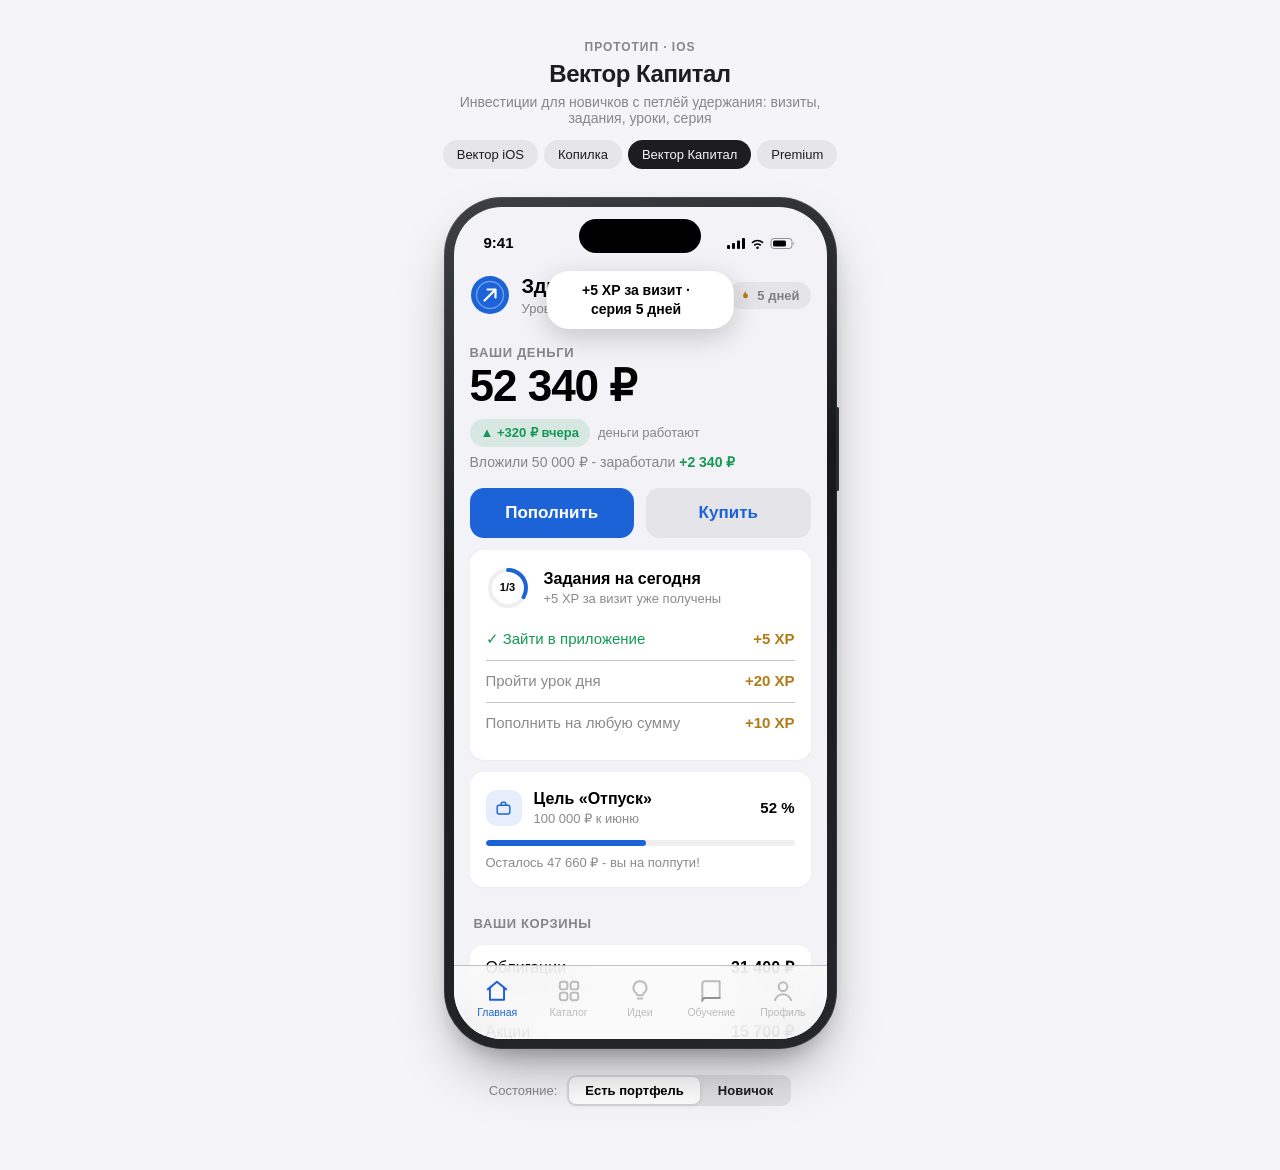
<file: vektor.html>
<!DOCTYPE html>
<html lang="ru">
<head>
<meta charset="UTF-8">
<meta name="viewport" content="width=device-width, initial-scale=1, maximum-scale=1, user-scalable=no, viewport-fit=cover">
<title>Вектор Капитал - прототип iOS</title>
<meta name="theme-color" content="#F2F2F7">
<link rel="manifest" href="manifest-vektor.json">
<link rel="apple-touch-icon" href="assets/icon-vektor-180.png">
<link rel="icon" type="image/png" href="assets/icon-vektor-180.png">
<meta name="apple-mobile-web-app-capable" content="yes">
<meta name="mobile-web-app-capable" content="yes">
<meta name="apple-mobile-web-app-status-bar-style" content="default">
<meta name="apple-mobile-web-app-title" content="Вектор">
<link rel="stylesheet" href="assets/system.css">
</head>
<body class="studio">

<header class="studio-head">
  <div class="eyebrow">Прототип · iOS</div>
  <h1>Вектор Капитал</h1>
  <p>Инвестиции для новичков с петлёй удержания: визиты, задания, уроки, серия</p>
  <nav class="studio-nav">
    <a href="index.html">Вектор iOS</a>
    <a href="kopilka.html">Копилка</a>
    <a href="vektor.html" aria-current="page">Вектор Капитал</a>
    <a href="premium.html">Premium</a>
  </nav>
</header>

<div class="stage">
<div class="device">
<div class="device-screen brand-vektor" data-welcome-toast="+5 XP за визит · серия 5 дней">
  <div class="island"></div>
  <div class="statusbar">
    <span>9:41</span>
    <svg width="70" height="13" viewBox="0 0 70 13" aria-hidden="true">
      <g fill="currentColor">
        <rect x="0" y="8" width="3" height="4" rx="1"/><rect x="5" y="6" width="3" height="6" rx="1"/>
        <rect x="10" y="3.5" width="3" height="8.5" rx="1"/><rect x="15" y="1" width="3" height="11" rx="1"/>
      </g>
      <g fill="none" stroke="currentColor" stroke-width="1.6" stroke-linecap="round">
        <path d="M25.5 5.4a8 8 0 0 1 10 0"/><path d="M27.7 8a4.8 4.8 0 0 1 5.6 0"/>
      </g>
      <circle cx="30.5" cy="10.8" r="1.3" fill="currentColor"/>
      <rect x="44" y="1.5" width="21" height="10" rx="3" fill="none" stroke="currentColor" opacity=".4"/>
      <rect x="46" y="3.5" width="13" height="6" rx="1.5" fill="currentColor"/>
      <path d="M66.5 5v3a2 2 0 0 0 0-3z" fill="currentColor" opacity=".5"/>
    </svg>
  </div>

  <div class="app">

    <!-- ================= Главная ================= -->
    <section class="screen active" data-screen="home">
      <div style="display:flex;align-items:center;gap:12px;">
        <svg class="mascot" viewBox="0 0 40 40" aria-hidden="true">
          <circle cx="20" cy="20" r="19" fill="var(--accent)"/>
          <circle cx="20" cy="20" r="13.5" fill="none" stroke="rgba(255,255,255,.35)" stroke-width="1.5"/>
          <path d="M14.5 25.5 25.5 14.5M17.5 14.5h8v8" stroke="#fff" stroke-width="2.2" fill="none" stroke-linecap="round" stroke-linejoin="round"/>
        </svg>
        <div style="flex:1;min-width:0;">
          <div style="font-size:20px;font-weight:700;letter-spacing:-.2px;">Здравствуйте, Анна</div>
          <div style="font-size:13px;color:var(--ink-2);">Уровень 2 · Новичок</div>
        </div>
        <span class="chip chip-neutral" title="Серия: 5 дней подряд">
          <svg width="13" height="15" viewBox="0 0 24 24" fill="var(--gold)" aria-hidden="true"><path d="M12 2.5c1.3 3.6-4.4 5.3-4.4 10.4a4.4 4.4 0 0 0 8.8 0c0-2.1-1-3.4-1.7-4.4-.8 1.2-1.7 1.5-1.7 1.5.5-2.2.1-5.1-1-7.5z"/></svg>
          5 дней
        </span>
      </div>

      <!-- Есть портфель -->
      <div data-when="full">
        <div style="margin-top:26px;">
          <div class="money-label">Ваши деньги</div>
          <div class="money-hero" data-bind="balance">52 340 ₽</div>
          <div style="display:flex;align-items:center;gap:8px;margin-top:10px;flex-wrap:wrap;">
            <span class="chip chip-gain">▲ +320 ₽ вчера</span>
            <span style="font-size:13px;color:var(--ink-2);">деньги работают</span>
          </div>
          <p class="money-sub" style="margin-top:6px;">Вложили <span data-bind="invested">50 000 ₽</span> - заработали <b data-bind="profit">+2 340 ₽</b></p>
        </div>

        <div class="btn-row">
          <button class="btn btn-primary" data-sheet="topup">Пополнить</button>
          <button class="btn btn-secondary" data-go-tab="catalog">Купить</button>
        </div>

        <div class="card">
          <div style="display:flex;align-items:center;gap:14px;">
            <div class="ring">
              <svg width="44" height="44" viewBox="0 0 44 44" aria-hidden="true">
                <circle cx="22" cy="22" r="18" fill="none" stroke="var(--fill)" stroke-width="4"/>
                <circle cx="22" cy="22" r="18" fill="none" stroke="var(--accent)" stroke-width="4" stroke-linecap="round" stroke-dasharray="113" stroke-dashoffset="75.5" data-bind="ring"/>
              </svg>
              <span class="ring-txt" data-bind="ring-count">1/3</span>
            </div>
            <div style="flex:1;">
              <div style="font-size:16px;font-weight:600;">Задания на сегодня</div>
              <div style="font-size:13px;color:var(--ink-2);">+5 XP за визит уже получены</div>
            </div>
          </div>
          <div class="kv" style="margin-top:8px;">
            <div class="kv-row task-row" data-task="visit"><span class="k">Зайти в приложение</span><span class="v" style="color:var(--gold);">+5 XP</span></div>
            <div class="kv-row task-row" data-task="lesson" style="cursor:pointer;" data-sheet="lesson"><span class="k">Пройти урок дня</span><span class="v" style="color:var(--gold);">+20 XP</span></div>
            <div class="kv-row task-row" data-task="topup" style="cursor:pointer;" data-sheet="topup"><span class="k">Пополнить на любую сумму</span><span class="v" style="color:var(--gold);">+10 XP</span></div>
          </div>
        </div>

        <div class="card tappable" role="button" tabindex="0">
          <div style="display:flex;align-items:center;gap:12px;">
            <div style="width:36px;height:36px;border-radius:10px;background:var(--accent-soft);color:var(--accent);display:flex;align-items:center;justify-content:center;flex:none;">
              <svg width="19" height="19" viewBox="0 0 24 24" fill="none" stroke="currentColor" stroke-width="1.8" stroke-linecap="round" stroke-linejoin="round" aria-hidden="true"><rect x="4" y="8" width="16" height="11" rx="2.5"/><path d="M9 8V6.5A2.5 2.5 0 0 1 11.5 4h1A2.5 2.5 0 0 1 15 6.5V8"/></svg>
            </div>
            <div style="flex:1;">
              <div style="font-size:16px;font-weight:600;">Цель «Отпуск»</div>
              <div style="font-size:13px;color:var(--ink-2);">100 000 ₽ к июню</div>
            </div>
            <div style="font-size:15px;font-weight:700;font-variant-numeric:tabular-nums;" data-bind="goal-pct">52 %</div>
          </div>
          <div class="bar" style="margin-top:12px;"><i data-bind="goal-bar" style="width:52%;"></i></div>
          <div style="font-size:13px;color:var(--ink-2);margin-top:8px;">Осталось <span data-bind="goal-remaining">47 660 ₽</span> - вы на полпути!</div>
        </div>

        <div class="section-h">Ваши корзины</div>
        <div class="card flush">
          <div class="row no-icon" style="cursor:default;" data-alloc="bonds">
            <div class="r-body"><div class="r-title">Облигации</div><div class="r-sub">спокойная основа</div></div>
            <div class="r-val"><div class="v">31 400 ₽</div><div class="d" style="color:var(--ink-2);">60 %</div></div>
          </div>
          <div class="row no-icon" style="cursor:default;" data-alloc="stocks">
            <div class="r-body"><div class="r-title">Акции</div><div class="r-sub">рост на годы вперёд</div></div>
            <div class="r-val"><div class="v">15 700 ₽</div><div class="d" style="color:var(--ink-2);">30 %</div></div>
          </div>
          <div class="row no-icon" style="cursor:default;" data-alloc="cash">
            <div class="r-body"><div class="r-title">Запас</div><div class="r-sub">деньги под рукой</div></div>
            <div class="r-val"><div class="v">5 240 ₽</div><div class="d" style="color:var(--ink-2);">10 %</div></div>
          </div>
        </div>
        <div style="font-size:13px;color:var(--gain);font-weight:600;margin:10px 4px 0;">Разложено по 4 - отлично</div>
      </div>

      <!-- Новичок -->
      <div data-when="new" hidden>
        <div class="card" style="margin-top:24px;display:flex;gap:14px;align-items:flex-start;">
          <svg class="mascot" viewBox="0 0 40 40" aria-hidden="true">
            <circle cx="20" cy="20" r="19" fill="var(--accent)"/>
            <circle cx="20" cy="20" r="13.5" fill="none" stroke="rgba(255,255,255,.35)" stroke-width="1.5"/>
            <path d="M14.5 25.5 25.5 14.5M17.5 14.5h8v8" stroke="#fff" stroke-width="2.2" fill="none" stroke-linecap="round" stroke-linejoin="round"/>
          </svg>
          <p style="margin:2px 0 0;font-size:15px;line-height:1.45;">Привет, я Вик! Готовы начать? Это 2 минуты - и никаких сложных слов.</p>
        </div>

        <div class="card">
          <div style="display:flex;justify-content:space-between;align-items:baseline;">
            <span class="sheet-cap" style="color:var(--accent);">Квест · шаг 1 из 3</span>
            <span class="chip chip-gold" style="padding:3px 9px;font-size:11.5px;">бейдж + 100 XP</span>
          </div>
          <div style="font-size:18px;font-weight:700;margin-top:8px;letter-spacing:-.2px;">Соберите первый портфель за 3 шага</div>
          <div class="bar" style="margin-top:12px;"><i style="width:33%;"></i></div>
          <button class="btn btn-primary" style="margin-top:16px;" data-go-tab="catalog">Продолжить квест</button>
        </div>

        <div class="card" style="display:flex;gap:12px;align-items:center;">
          <div style="width:36px;height:36px;border-radius:10px;background:var(--gain-bg);color:var(--gain);display:flex;align-items:center;justify-content:center;flex:none;">
            <svg width="18" height="18" viewBox="0 0 24 24" fill="none" stroke="currentColor" stroke-width="2" stroke-linecap="round" stroke-linejoin="round" aria-hidden="true"><path d="m5 12.5 4.5 4.5L19 7"/></svg>
          </div>
          <div style="font-size:14px;line-height:1.4;">На счёте <b>1 000 ₽</b> - уже пополнили, отличный старт!</div>
        </div>
      </div>

      <div class="trust">
        <svg width="15" height="15" viewBox="0 0 24 24" fill="none" stroke="currentColor" stroke-width="1.8" stroke-linecap="round" stroke-linejoin="round" aria-hidden="true"><path d="M12 3.5 5 6v5.5c0 4.5 3 7.5 7 9 4-1.5 7-4.5 7-9V6z"/></svg>
        <span>Лицензия Банка России.</span>
      </div>
    </section>

    <!-- ================= Каталог ================= -->
    <section class="screen" data-screen="catalog">
      <h1 class="large-title">Каталог</h1>
      <p class="subtitle">Во что вложить - простыми словами</p>

      <div class="card tappable" role="button" tabindex="0" data-go-tab="ideas" style="background:linear-gradient(135deg, var(--accent) 0%, #0F3F96 100%);color:#fff;">
        <div style="display:flex;justify-content:space-between;align-items:center;">
          <span style="font-size:12px;font-weight:600;letter-spacing:.06em;text-transform:uppercase;opacity:.85;">Идея дня</span>
          <span class="chip" style="background:rgba(255,255,255,.2);color:#fff;">спокойно</span>
        </div>
        <div style="font-size:19px;font-weight:700;margin-top:10px;letter-spacing:-.2px;">Облигации для спокойного старта</div>
        <div style="font-size:14px;opacity:.85;margin-top:6px;">Вложили 12 000 ₽ - через год примерно <b style="white-space:nowrap;">14 600 ₽</b> · смотреть в «Идеях» →</div>
      </div>

      <div class="section-h">Популярное</div>
      <div class="card flush">
        <button class="row" data-push="asset">
          <span class="r-icon logo"><img src="assets/logos/sber.png" alt=""></span>
          <span class="r-body"><span class="r-title">Сбербанк</span><span class="r-sub" style="display:block;">Акции · банк</span></span>
          <span class="r-val"><span class="v">312 ₽</span><span class="d" style="color:var(--gain);display:block;">▲ 0,8 %</span></span>
          <svg class="chev" width="13" height="13" viewBox="0 0 24 24" fill="none" stroke="currentColor" stroke-width="2.4" stroke-linecap="round" stroke-linejoin="round" aria-hidden="true"><path d="m9 5 7 7-7 7"/></svg>
        </button>
        <button class="row" data-toast-btn="В прототипе открыт Сбербанк - остальные по той же схеме">
          <span class="r-icon logo"><img src="assets/logos/gazprom-mark.png" alt=""></span>
          <span class="r-body"><span class="r-title">Газпром</span><span class="r-sub" style="display:block;">Акции · энергетика</span></span>
          <span class="r-val"><span class="v">128 ₽</span><span class="d" style="color:var(--gain);display:block;">▲ 0,3 %</span></span>
          <svg class="chev" width="13" height="13" viewBox="0 0 24 24" fill="none" stroke="currentColor" stroke-width="2.4" stroke-linecap="round" stroke-linejoin="round" aria-hidden="true"><path d="m9 5 7 7-7 7"/></svg>
        </button>
        <button class="row" data-toast-btn="В прототипе открыт Сбербанк - остальные по той же схеме">
          <span class="r-icon logo"><img class="full" src="assets/logos/yandex.png" alt=""></span>
          <span class="r-body"><span class="r-title">Яндекс</span><span class="r-sub" style="display:block;">Акции · технологии</span></span>
          <span class="r-val"><span class="v">4 215 ₽</span><span class="d" style="color:var(--gain);display:block;">▲ 1,2 %</span></span>
          <svg class="chev" width="13" height="13" viewBox="0 0 24 24" fill="none" stroke="currentColor" stroke-width="2.4" stroke-linecap="round" stroke-linejoin="round" aria-hidden="true"><path d="m9 5 7 7-7 7"/></svg>
        </button>
      </div>

      <div class="section-h">Спокойный старт</div>
      <div class="card flush">
        <button class="row" data-toast-btn="В прототипе открыт Сбербанк - остальные по той же схеме">
          <span class="r-icon" style="background:#5A6B8C;font-size:10.5px;font-weight:700;">ОФЗ</span>
          <span class="r-body"><span class="r-title">ОФЗ 26244</span><span class="r-sub" style="display:block;">Облигации · государство</span></span>
          <span class="r-val"><span class="v">≈ 15 %</span><span class="d" style="color:var(--ink-2);display:block;">в год</span></span>
          <svg class="chev" width="13" height="13" viewBox="0 0 24 24" fill="none" stroke="currentColor" stroke-width="2.4" stroke-linecap="round" stroke-linejoin="round" aria-hidden="true"><path d="m9 5 7 7-7 7"/></svg>
        </button>
        <button class="row" data-toast-btn="В прототипе открыт Сбербанк - остальные по той же схеме">
          <span class="r-icon" style="background:#B27B16;font-size:12px;font-weight:700;">Au</span>
          <span class="r-body"><span class="r-title">Фонд «Золото»</span><span class="r-sub" style="display:block;">Защита от инфляции</span></span>
          <span class="r-val"><span class="v">5 100 ₽</span><span class="d" style="color:var(--gain);display:block;">▲ 0,4 %</span></span>
          <svg class="chev" width="13" height="13" viewBox="0 0 24 24" fill="none" stroke="currentColor" stroke-width="2.4" stroke-linecap="round" stroke-linejoin="round" aria-hidden="true"><path d="m9 5 7 7-7 7"/></svg>
        </button>
      </div>
    </section>

    <!-- ================= Идеи ================= -->
    <section class="screen" data-screen="ideas">
      <h1 class="large-title">Идеи</h1>
      <p class="subtitle">Готовые решения - с объяснением, почему</p>

      <div class="card">
        <div style="display:flex;justify-content:space-between;align-items:center;">
          <span class="sheet-cap" style="color:var(--accent);">Идея дня</span>
          <span class="chip chip-neutral">на 1–2 года</span>
        </div>
        <div style="font-size:19px;font-weight:700;margin-top:8px;letter-spacing:-.2px;">Облигации для спокойного старта</div>
        <div style="display:flex;align-items:baseline;gap:8px;margin-top:8px;">
          <span style="font-size:14px;color:var(--ink-2);">Вложили 12 000 ₽ - через год примерно</span>
          <span style="font-size:20px;font-weight:700;color:var(--gain);font-variant-numeric:tabular-nums;white-space:nowrap;">14 600 ₽</span>
        </div>
        <p style="font-size:14px;line-height:1.5;color:var(--ink-2);margin:10px 0 0;"><b style="color:var(--ink);">Почему сейчас:</b> ставки высокие - государство и компании платят за ожидание больше обычного. Подходит для первой покупки: колебания маленькие.</p>
        <button class="btn btn-secondary" style="margin-top:16px;" data-go-tab="catalog">Смотреть в каталоге</button>
      </div>

      <div class="section-h">Ещё три идеи</div>
      <div class="card flush">
        <button class="row no-icon" data-toast-btn="Идея откроется во второй фазе">
          <span class="r-body"><span class="r-title">Дивидендные акции</span><span class="r-sub" style="display:block;">компании, которые делятся прибылью</span></span>
          <svg class="chev" width="13" height="13" viewBox="0 0 24 24" fill="none" stroke="currentColor" stroke-width="2.4" stroke-linecap="round" stroke-linejoin="round" aria-hidden="true"><path d="m9 5 7 7-7 7"/></svg>
        </button>
        <button class="row no-icon" data-toast-btn="Идея откроется во второй фазе">
          <span class="r-body"><span class="r-title">Фонд «На всё сразу»</span><span class="r-sub" style="display:block;">один фонд - весь рынок</span></span>
          <svg class="chev" width="13" height="13" viewBox="0 0 24 24" fill="none" stroke="currentColor" stroke-width="2.4" stroke-linecap="round" stroke-linejoin="round" aria-hidden="true"><path d="m9 5 7 7-7 7"/></svg>
        </button>
        <button class="row no-icon" data-toast-btn="Идея откроется во второй фазе">
          <span class="r-body"><span class="r-title">Золото как защита</span><span class="r-sub" style="display:block;">когда рынок штормит</span></span>
          <svg class="chev" width="13" height="13" viewBox="0 0 24 24" fill="none" stroke="currentColor" stroke-width="2.4" stroke-linecap="round" stroke-linejoin="round" aria-hidden="true"><path d="m9 5 7 7-7 7"/></svg>
        </button>
      </div>
    </section>

    <!-- ================= Обучение ================= -->
    <section class="screen" data-screen="learn">
      <h1 class="large-title">Обучение</h1>
      <p class="subtitle">3 минуты в день - и рынок понятен</p>

      <div class="section-h">Раздел 1 · Основы</div>
      <div class="card flush">
        <div class="path-row">
          <div class="path-dot done">
            <svg width="16" height="16" viewBox="0 0 24 24" fill="none" stroke="currentColor" stroke-width="2.2" stroke-linecap="round" stroke-linejoin="round" aria-hidden="true"><path d="m5 12.5 4.5 4.5L19 7"/></svg>
          </div>
          <div style="flex:1;">
            <div style="font-size:15px;font-weight:600;">Что такое акция</div>
            <div style="font-size:12.5px;color:var(--ink-2);">пройдено · +20 XP</div>
          </div>
        </div>
        <div class="path-row" style="cursor:pointer;" data-sheet="lesson" role="button" tabindex="0">
          <div class="path-dot now">
            <svg width="14" height="14" viewBox="0 0 24 24" fill="currentColor" aria-hidden="true"><path d="M8 5.5v13l11-6.5z"/></svg>
          </div>
          <div style="flex:1;">
            <div style="font-size:15px;font-weight:600;">Почему цены прыгают</div>
            <div style="font-size:12.5px;color:var(--accent);font-weight:600;">урок дня · 3 мин · +20 XP</div>
          </div>
          <svg class="chev" width="13" height="13" viewBox="0 0 24 24" fill="none" stroke="currentColor" stroke-width="2.4" stroke-linecap="round" stroke-linejoin="round" aria-hidden="true" style="color:var(--ink-3);"><path d="m9 5 7 7-7 7"/></svg>
        </div>
        <div class="path-row" style="opacity:.55;">
          <div class="path-dot lock">
            <svg width="14" height="14" viewBox="0 0 24 24" fill="none" stroke="currentColor" stroke-width="1.8" stroke-linecap="round" stroke-linejoin="round" aria-hidden="true"><rect x="5.5" y="10.5" width="13" height="9" rx="2.5"/><path d="M8.5 10.5V8a3.5 3.5 0 0 1 7 0v2.5"/></svg>
          </div>
          <div style="flex:1;">
            <div style="font-size:15px;font-weight:600;">Облигации простыми словами</div>
            <div style="font-size:12.5px;color:var(--ink-2);">откроется после урока дня</div>
          </div>
        </div>
      </div>

      <div class="section-h">Раздел 2 · Спокойный инвестор</div>
      <div class="card" style="display:flex;gap:12px;align-items:center;opacity:.55;">
        <div class="path-dot lock">
          <svg width="14" height="14" viewBox="0 0 24 24" fill="none" stroke="currentColor" stroke-width="1.8" stroke-linecap="round" stroke-linejoin="round" aria-hidden="true"><rect x="5.5" y="10.5" width="13" height="9" rx="2.5"/><path d="M8.5 10.5V8a3.5 3.5 0 0 1 7 0v2.5"/></svg>
        </div>
        <div style="font-size:14px;color:var(--ink-2);">Откроется после раздела «Основы»</div>
      </div>
    </section>

    <!-- ================= Профиль ================= -->
    <section class="screen" data-screen="profile">
      <h1 class="large-title">Профиль</h1>

      <div class="card" style="display:flex;align-items:center;gap:14px;">
        <div class="avatar">А</div>
        <div style="flex:1;">
          <div style="font-size:18px;font-weight:700;">Анна</div>
          <div style="font-size:13px;color:var(--ink-2);">Путь инвестора · Уровень 2</div>
        </div>
        <span class="chip chip-gold" data-bind="xp-chip">240 XP</span>
      </div>

      <div class="card" style="display:flex;gap:12px;align-items:flex-start;">
        <div style="width:36px;height:36px;border-radius:10px;background:var(--fill);display:flex;align-items:center;justify-content:center;flex:none;">
          <svg width="17" height="19" viewBox="0 0 24 24" fill="var(--gold)" aria-hidden="true"><path d="M12 2.5c1.3 3.6-4.4 5.3-4.4 10.4a4.4 4.4 0 0 0 8.8 0c0-2.1-1-3.4-1.7-4.4-.8 1.2-1.7 1.5-1.7 1.5.5-2.2.1-5.1-1-7.5z"/></svg>
        </div>
        <div>
          <div style="font-size:16px;font-weight:600;">Серия: 5 дней подряд</div>
          <div style="font-size:13px;color:var(--ink-2);margin-top:2px;">За визит или урок - не за сделки.</div>
        </div>
      </div>

      <div class="section-h">Бейджи</div>
      <div class="badges">
        <div class="badge">
          <div class="b-ico" style="color:var(--gain);"><svg width="22" height="22" viewBox="0 0 24 24" fill="none" stroke="currentColor" stroke-width="2" stroke-linecap="round" stroke-linejoin="round" aria-hidden="true"><path d="m5 12.5 4.5 4.5L19 7"/></svg></div>
          <div class="b-name">Первый шаг</div>
        </div>
        <div class="badge">
          <div class="b-ico" style="color:var(--gold);"><svg width="22" height="22" viewBox="0 0 24 24" fill="currentColor" aria-hidden="true"><path d="m12 3 2.4 5.4 5.9.6-4.4 4 1.2 5.8L12 15.9l-5.1 2.9 1.2-5.8-4.4-4 5.9-.6z"/></svg></div>
          <div class="b-name">Первая покупка</div>
        </div>
        <div class="badge locked">
          <div class="b-ico" style="color:var(--ink-2);"><svg width="22" height="22" viewBox="0 0 24 24" fill="none" stroke="currentColor" stroke-width="1.8" stroke-linecap="round" stroke-linejoin="round" aria-hidden="true"><rect x="5.5" y="10.5" width="13" height="9" rx="2.5"/><path d="M8.5 10.5V8a3.5 3.5 0 0 1 7 0v2.5"/></svg></div>
          <div class="b-name">Неделя выдержки</div>
        </div>
      </div>

      <div class="section-h">Цель</div>
      <div class="card">
        <div style="display:flex;justify-content:space-between;align-items:baseline;">
          <span style="font-size:16px;font-weight:600;">«Отпуск»</span>
          <span style="font-size:13px;color:var(--ink-2);font-variant-numeric:tabular-nums;" data-bind="goal-summary">52 340 ₽ из 100 000 ₽ · к июню</span>
        </div>
        <div class="bar" style="margin-top:12px;"><i data-bind="goal-bar" style="width:52%;"></i></div>
      </div>

      <div class="section-h">Настройки</div>
      <div class="card flush">
        <button class="row no-icon" data-toast-btn="Тёмная тема - смотрите прототип Premium">
          <span class="r-body"><span class="r-title">Тёмная тема</span></span>
          <svg class="chev" width="13" height="13" viewBox="0 0 24 24" fill="none" stroke="currentColor" stroke-width="2.4" stroke-linecap="round" stroke-linejoin="round" aria-hidden="true"><path d="m9 5 7 7-7 7"/></svg>
        </button>
        <button class="row no-icon" data-push="notif">
          <span class="r-body"><span class="r-title">Уведомления</span><span class="r-sub" style="display:block;">Только полезные</span></span>
          <svg class="chev" width="13" height="13" viewBox="0 0 24 24" fill="none" stroke="currentColor" stroke-width="2.4" stroke-linecap="round" stroke-linejoin="round" aria-hidden="true"><path d="m9 5 7 7-7 7"/></svg>
        </button>
        <button class="row no-icon" data-toast-btn="Чат поддержки - фаза 2">
          <span class="r-body"><span class="r-title">Помощь</span><span class="r-sub" style="display:block;">Ответим простыми словами</span></span>
          <svg class="chev" width="13" height="13" viewBox="0 0 24 24" fill="none" stroke="currentColor" stroke-width="2.4" stroke-linecap="round" stroke-linejoin="round" aria-hidden="true"><path d="m9 5 7 7-7 7"/></svg>
        </button>
      </div>

      <div class="section-h">Версии прототипа</div>
      <div class="card flush">
        <a class="row no-icon" href="index.html" style="text-decoration:none;color:var(--ink);">
          <span class="r-body"><span class="r-title">Вектор iOS</span><span class="r-sub" style="display:block;">флагман · тёмная</span></span>
          <svg class="chev" width="13" height="13" viewBox="0 0 24 24" fill="none" stroke="currentColor" stroke-width="2.4" stroke-linecap="round" stroke-linejoin="round" aria-hidden="true"><path d="m9 5 7 7-7 7"/></svg>
        </a>
        <a class="row no-icon" href="kopilka.html" style="text-decoration:none;color:var(--ink);">
          <span class="r-body"><span class="r-title">Копилка</span><span class="r-sub" style="display:block;">изумрудная версия · light</span></span>
          <svg class="chev" width="13" height="13" viewBox="0 0 24 24" fill="none" stroke="currentColor" stroke-width="2.4" stroke-linecap="round" stroke-linejoin="round" aria-hidden="true"><path d="m9 5 7 7-7 7"/></svg>
        </a>
        <a class="row no-icon" href="premium.html" style="text-decoration:none;color:var(--ink);">
          <span class="r-body"><span class="r-title">Вектор Капитал Premium</span><span class="r-sub" style="display:block;">тёмная версия · частный банк</span></span>
          <svg class="chev" width="13" height="13" viewBox="0 0 24 24" fill="none" stroke="currentColor" stroke-width="2.4" stroke-linecap="round" stroke-linejoin="round" aria-hidden="true"><path d="m9 5 7 7-7 7"/></svg>
        </a>
      </div>
    </section>

    <!-- ================= Push: Сбербанк ================= -->
    <section class="push" id="push-asset">
      <div class="push-nav">
        <button class="back" data-back>
          <svg width="17" height="17" viewBox="0 0 24 24" fill="none" stroke="currentColor" stroke-width="2.4" stroke-linecap="round" stroke-linejoin="round" aria-hidden="true"><path d="m15 5-7 7 7 7"/></svg>
          Каталог
        </button>
        <span class="push-title">Сбербанк</span>
      </div>

      <div style="display:flex;align-items:center;gap:12px;margin-top:4px;">
        <span style="width:44px;height:44px;border-radius:12px;background:#fff;display:flex;align-items:center;justify-content:center;flex:none;overflow:hidden;"><img src="assets/logos/sber.png" alt="" style="width:72%;height:72%;object-fit:contain;"></span>
        <div style="flex:1;">
          <div style="font-size:20px;font-weight:700;letter-spacing:-.2px;">Сбербанк</div>
          <div style="font-size:13px;color:var(--ink-2);">Акции · банк</div>
        </div>
        <div style="text-align:right;">
          <div style="font-size:20px;font-weight:700;font-variant-numeric:tabular-nums;">312 ₽</div>
          <div style="font-size:13px;color:var(--gain);font-weight:600;">▲ 0,8 %</div>
        </div>
      </div>

      <div class="card">
        <div class="sheet-cap">Цена за 5 лет</div>
        <svg viewBox="0 0 330 120" style="width:100%;height:auto;margin-top:10px;display:block;" aria-label="График цены за 5 лет: рост с колебаниями">
          <defs>
            <linearGradient id="chartFillV" x1="0" y1="0" x2="0" y2="1">
              <stop offset="0" stop-color="var(--gain)" stop-opacity=".18"/>
              <stop offset="1" stop-color="var(--gain)" stop-opacity="0"/>
            </linearGradient>
          </defs>
          <g stroke="var(--sep)" stroke-width=".5">
            <line x1="0" y1="30" x2="330" y2="30"/><line x1="0" y1="65" x2="330" y2="65"/><line x1="0" y1="100" x2="330" y2="100"/>
          </g>
          <path d="M0,98 C25,92 40,102 60,90 S95,70 115,76 S150,50 175,58 S215,38 240,46 S275,22 305,28 L330,22 L330,120 L0,120 Z" fill="url(#chartFillV)"/>
          <path d="M0,98 C25,92 40,102 60,90 S95,70 115,76 S150,50 175,58 S215,38 240,46 S275,22 305,28 L330,22" fill="none" stroke="var(--gain)" stroke-width="2" stroke-linecap="round"/>
        </svg>
        <div style="display:flex;justify-content:space-between;font-size:11px;color:var(--ink-3);margin-top:6px;font-variant-numeric:tabular-nums;">
          <span>2021</span><span>2022</span><span>2023</span><span>2024</span><span>2025</span><span>2026</span>
        </div>
      </div>

      <div class="card">
        <p style="margin:0;font-size:15px;line-height:1.5;">Самый большой банк страны: картами и приложением Сбера пользуется каждый второй. Покупая акцию, вы становитесь совладельцем банка - и зарабатываете, когда он растёт.</p>
      </div>

      <div class="card">
        <div class="sheet-cap">Если вложить 10 000 ₽</div>
        <div style="display:flex;align-items:baseline;gap:8px;margin-top:6px;">
          <span style="font-size:14px;color:var(--ink-2);">через год ≈</span>
          <span style="font-size:26px;font-weight:700;color:var(--gain);font-variant-numeric:tabular-nums;white-space:nowrap;">11 200 ₽</span>
        </div>
        <p class="disclaimer" style="margin:8px 0 0;">Ориентир по прошлым годам, не гарантия. Цена может колебаться.</p>
      </div>

      <div class="card" style="display:flex;gap:12px;align-items:flex-start;">
        <span class="tag-risk" style="margin-top:1px;">средне</span>
        <p style="margin:0;font-size:13.5px;color:var(--ink-2);line-height:1.45;">Цена «дышит», но на горизонте от года колебания обычно сглаживаются.</p>
      </div>

      <div class="section-h">Для опытных</div>
      <div class="card">
        <div class="kv" style="margin-top:0;">
          <div class="kv-row"><span class="k">Цена акции</span><span class="v">312 ₽</span></div>
          <div class="kv-row"><span class="k">Дивиденды</span><span class="v">≈ 10 % в год</span></div>
          <div class="kv-row"><span class="k">P/E</span><span class="v">4,1</span></div>
        </div>
      </div>

      <button class="btn btn-primary" style="margin-top:20px;" data-sheet="buy">Купить</button>
    </section>

    <!-- ================= Push: Уведомления ================= -->
    <section class="push" id="push-notif">
      <div class="push-nav">
        <button class="back" data-back>
          <svg width="17" height="17" viewBox="0 0 24 24" fill="none" stroke="currentColor" stroke-width="2.4" stroke-linecap="round" stroke-linejoin="round" aria-hidden="true"><path d="m15 5-7 7 7 7"/></svg>
          Профиль
        </button>
        <span class="push-title">Уведомления</span>
      </div>

      <div class="card flush" style="margin-top:4px;">
        <div class="row" style="cursor:default;">
          <span class="r-icon" style="background:var(--accent-soft);color:var(--accent);">
            <svg width="17" height="17" viewBox="0 0 24 24" fill="none" stroke="currentColor" stroke-width="1.8" stroke-linecap="round" stroke-linejoin="round" aria-hidden="true"><path d="M6 16.5v-5a6 6 0 0 1 12 0v5l1.5 2.5H4.5z"/><path d="M10.3 21a2 2 0 0 0 3.4 0"/></svg>
          </span>
          <span class="r-body"><span class="r-title" style="font-size:15px;">Урок дня ждёт - 3 минуты</span><span class="r-sub" style="display:block;">сегодня, 10:00</span></span>
        </div>
        <div class="row" style="cursor:default;">
          <span class="r-icon" style="background:var(--fill);color:var(--gold);">
            <svg width="15" height="17" viewBox="0 0 24 24" fill="currentColor" aria-hidden="true"><path d="M12 2.5c1.3 3.6-4.4 5.3-4.4 10.4a4.4 4.4 0 0 0 8.8 0c0-2.1-1-3.4-1.7-4.4-.8 1.2-1.7 1.5-1.7 1.5.5-2.2.1-5.1-1-7.5z"/></svg>
          </span>
          <span class="r-body"><span class="r-title" style="font-size:15px;">Серия 5 дней - так держать!</span><span class="r-sub" style="display:block;">вчера</span></span>
        </div>
        <div class="row" style="cursor:default;">
          <span class="r-icon" style="background:var(--gain-bg);color:var(--gain);">
            <svg width="17" height="17" viewBox="0 0 24 24" fill="none" stroke="currentColor" stroke-width="1.8" stroke-linecap="round" stroke-linejoin="round" aria-hidden="true"><rect x="4" y="8" width="16" height="11" rx="2.5"/><path d="M9 8V6.5A2.5 2.5 0 0 1 11.5 4h1A2.5 2.5 0 0 1 15 6.5V8"/></svg>
          </span>
          <span class="r-body"><span class="r-title" style="font-size:15px;">До «Отпуска» осталось 47 660 ₽</span><span class="r-sub" style="display:block;">в понедельник</span></span>
        </div>
      </div>

      <p style="font-size:13px;color:var(--ink-2);margin:14px 4px 0;line-height:1.45;">Никаких «срочно покупайте»: напоминаем только о привычке, уроках и цели.</p>
    </section>

    <!-- ================= Шторки ================= -->
    <button class="dim" aria-label="Закрыть" tabindex="-1"></button>

    <div class="sheet" id="sheet-buy">
      <div class="grabber"></div>

      <div class="sheet-step on" data-step="1">
        <div class="sheet-cap">Шаг 1 из 2</div>
        <h3>Сколько вложить?</h3>
        <div class="amounts" data-growth="1.12">
          <button data-amount="5000">5 000 ₽</button>
          <button data-amount="10000" aria-pressed="true">10 000 ₽</button>
          <button data-amount="25000">25 000 ₽</button>
        </div>
        <div style="display:flex;align-items:baseline;gap:8px;margin-top:18px;">
          <span style="font-size:14px;color:var(--ink-2);">Через год - примерно</span>
          <span style="font-size:24px;font-weight:700;color:var(--gain);font-variant-numeric:tabular-nums;white-space:nowrap;" data-projection>11 200 ₽</span>
        </div>
        <p style="font-size:13px;color:var(--ink-2);margin:10px 0 0;">Покупаем на сумму, а не «лотами» - так проще.</p>
        <button class="btn btn-primary" style="margin-top:20px;" data-goto="2">Дальше</button>
      </div>

      <div class="sheet-step" data-step="2">
        <div class="sheet-cap">Шаг 2 из 2</div>
        <h3>Всё верно?</h3>
        <div class="kv">
          <div class="kv-row"><span class="k">Вы покупаете</span><span class="v">Сбербанк · <span data-amount-out>10 000 ₽</span></span></div>
          <div class="kv-row"><span class="k">Когда купим</span><span class="v">Сразу</span></div>
          <div class="kv-row"><span class="k">Комиссия</span><span class="v">0 ₽</span></div>
          <div class="kv-row"><span class="k">Продать можно</span><span class="v">В любой день</span></div>
        </div>
        <button class="btn btn-primary" style="margin-top:16px;" data-goto="3" data-buy-confirm>Подтвердить покупку</button>
        <button class="btn btn-plain" data-goto="1">Изменить сумму</button>
      </div>

      <div class="sheet-step" data-step="3">
        <div class="success-wrap">
          <div class="success-mark">
            <svg width="30" height="30" viewBox="0 0 24 24" fill="none" stroke="currentColor" stroke-width="2.4" stroke-linecap="round" stroke-linejoin="round" aria-hidden="true"><path d="m5 12.5 4.5 4.5L19 7"/></svg>
          </div>
          <h3>Ура - первая покупка!</h3>
          <div style="display:flex;gap:8px;justify-content:center;margin-top:12px;">
            <span class="chip chip-gold">+100 XP</span>
            <span class="chip chip-neutral">Бейдж «Первая покупка»</span>
          </div>
          <p style="font-size:13.5px;color:var(--ink-2);margin:14px 0 0;line-height:1.45;">Совет от Вика: не продавайте при первых колебаниях - время работает на вас.</p>
          <button class="btn btn-primary" style="margin-top:18px;" data-finish>Смотреть портфель</button>
        </div>
      </div>
    </div>

    <div class="sheet" id="sheet-lesson">
      <div class="grabber"></div>

      <div class="sheet-step on" data-step="1">
        <div class="sheet-cap" style="color:var(--accent);">Урок дня · 3 мин · +20 XP</div>
        <h3>Почему цены прыгают</h3>
        <p style="font-size:15px;line-height:1.5;margin:10px 0 0;">Цена акции меняется каждый день - как настроение рынка. Кто-то покупает, кто-то продаёт, и цена «дышит».</p>
        <p style="font-size:15px;line-height:1.5;color:var(--ink-2);margin:8px 0 0;">Это не поломка - это нормальная жизнь биржи.</p>
        <button class="btn btn-primary" style="margin-top:20px;" data-goto="2">Дальше</button>
      </div>

      <div class="sheet-step" data-step="2">
        <div class="sheet-cap" style="color:var(--accent);">Урок дня · 2 из 3</div>
        <h3>Чем длиннее срок - тем спокойнее</h3>
        <p style="font-size:15px;line-height:1.5;margin:10px 0 0;">Дневные скачки на горизонте 3–5 лет превращаются в ровную линию роста.</p>
        <p style="font-size:15px;line-height:1.5;color:var(--ink-2);margin:8px 0 0;">Поэтому для долгой цели - как ваш «Отпуск» - колебания почти не важны.</p>
        <button class="btn btn-primary" style="margin-top:20px;" data-goto="3">Дальше</button>
      </div>

      <div class="sheet-step" data-step="3">
        <div class="sheet-cap" style="color:var(--accent);">Проверим себя</div>
        <h3>Ваш портфель просел на 2 % за день. Что делаете?</h3>
        <button class="quiz-opt">Срочно всё продать</button>
        <button class="quiz-opt" data-correct="true">Ничего: для долгой цели это нормально</button>
        <div class="quiz-note"></div>
        <button class="btn btn-primary" style="margin-top:12px;" data-quiz-done disabled data-lesson-done data-close-sheet>Завершить · +20 XP</button>
      </div>
    </div>

    <div class="sheet" id="sheet-topup">
      <div class="grabber"></div>

      <div class="sheet-step on" data-step="1">
        <div class="sheet-cap">Пополнение</div>
        <h3>Сколько внести?</h3>
        <div class="num-display"><span data-bind="num-display">5 000</span><span class="rub">₽</span></div>
        <div class="num-presets">
          <button data-num-add="1000">+1 000</button>
          <button data-num-add="5000">+5 000</button>
          <button data-num-add="10000">+10 000</button>
        </div>
        <div class="numpad">
          <button data-num="1">1</button><button data-num="2">2</button><button data-num="3">3</button>
          <button data-num="4">4</button><button data-num="5">5</button><button data-num="6">6</button>
          <button data-num="7">7</button><button data-num="8">8</button><button data-num="9">9</button>
          <span></span><button data-num="0">0</button><button data-num="del" aria-label="Удалить">⌫</button>
        </div>
        <button class="btn btn-primary" style="margin-top:10px;" data-topup-confirm>Пополнить</button>
        <p class="disclaimer" style="text-align:center;">Прототип: деньги виртуальные, без списаний.</p>
      </div>

      <div class="sheet-step" data-step="2">
        <div class="success-wrap">
          <div class="success-mark">
            <svg width="30" height="30" viewBox="0 0 24 24" fill="none" stroke="currentColor" stroke-width="2.4" stroke-linecap="round" stroke-linejoin="round" aria-hidden="true"><path d="m5 12.5 4.5 4.5L19 7"/></svg>
          </div>
          <h3>Счёт пополнен</h3>
          <p style="font-size:14px;color:var(--ink-2);margin:10px 0 0;"><b style="color:var(--gain);" data-bind="topup-out">+5 000 ₽</b> уже в «Запасе» и работают на вашу цель.</p>
          <button class="btn btn-primary" style="margin-top:18px;" data-close-sheet>Отлично</button>
        </div>
      </div>
    </div>

    <div class="toast" role="status"><span class="t-text"></span><span class="t-xp"></span></div>

  </div>

  <!-- ================= Таб-бар ================= -->
  <nav class="tabbar">
    <button data-tab="home" aria-selected="true">
      <svg width="26" height="26" viewBox="0 0 24 24" fill="none" stroke="currentColor" stroke-width="1.8" stroke-linecap="round" stroke-linejoin="round" aria-hidden="true"><path d="M3.5 10.5 12 3.5l8.5 7"/><path d="M5.5 8.9V20h13V8.9"/></svg>
      Главная
    </button>
    <button data-tab="catalog" aria-selected="false">
      <svg width="26" height="26" viewBox="0 0 24 24" fill="none" stroke="currentColor" stroke-width="1.8" stroke-linecap="round" stroke-linejoin="round" aria-hidden="true"><rect x="3.5" y="3.5" width="7" height="7" rx="2"/><rect x="13.5" y="3.5" width="7" height="7" rx="2"/><rect x="3.5" y="13.5" width="7" height="7" rx="2"/><rect x="13.5" y="13.5" width="7" height="7" rx="2"/></svg>
      Каталог
    </button>
    <button data-tab="ideas" aria-selected="false">
      <svg width="26" height="26" viewBox="0 0 24 24" fill="none" stroke="currentColor" stroke-width="1.8" stroke-linecap="round" stroke-linejoin="round" aria-hidden="true"><path d="M12 3a6 6 0 0 0-3.6 10.8c.7.55 1.1 1.3 1.1 2.2h5c0-.9.4-1.65 1.1-2.2A6 6 0 0 0 12 3z"/><path d="M10 19h4"/></svg>
      Идеи
    </button>
    <button data-tab="learn" aria-selected="false">
      <svg width="26" height="26" viewBox="0 0 24 24" fill="none" stroke="currentColor" stroke-width="1.8" stroke-linecap="round" stroke-linejoin="round" aria-hidden="true"><path d="M4 5.5A2.5 2.5 0 0 1 6.5 3H20v15.5H6.5A2.5 2.5 0 0 0 4 21z"/><path d="M20 18.5H6.5A2.5 2.5 0 0 0 4 21"/></svg>
      Обучение
    </button>
    <button data-tab="profile" aria-selected="false">
      <svg width="26" height="26" viewBox="0 0 24 24" fill="none" stroke="currentColor" stroke-width="1.8" stroke-linecap="round" stroke-linejoin="round" aria-hidden="true"><circle cx="12" cy="8" r="4"/><path d="M4.5 20.5c1.6-3.8 4.3-5.5 7.5-5.5s5.9 1.7 7.5 5.5"/></svg>
      Профиль
    </button>
  </nav>
</div>
</div>
</div>

<div class="proto-controls">
  <span class="hint">Состояние:</span>
  <div class="seg" role="group" aria-label="Состояние демо">
    <button data-state="full" aria-pressed="true">Есть портфель</button>
    <button data-state="new" aria-pressed="false">Новичок</button>
  </div>
</div>

<script src="assets/app.js"></script>
</body>
</html>
</file>
<file: assets/system.css>
/* ============================================================
   iOS design system — Копилка / Вектор Капитал
   Источник истины: DESIGN.md
   ============================================================ */

*, *::before, *::after { box-sizing: border-box; }
html, body { margin: 0; padding: 0; }
html { -webkit-tap-highlight-color: transparent; }
body { overscroll-behavior-y: none; }
button, a { touch-action: manipulation; }

:root {
  /* iOS neutral palette — light */
  --ios-bg-grouped: #F2F2F7;
  --ios-card: #FFFFFF;
  --ios-label: #000000;
  --ios-label-2: rgba(60,60,67,.6);
  --ios-label-3: rgba(60,60,67,.33);
  --ios-sep: rgba(60,60,67,.29);
  --ios-fill: rgba(120,120,128,.12);
  --ios-fill-2: rgba(120,120,128,.2);

  /* motion */
  --ease-out: cubic-bezier(.25,.75,.3,1);
  --ease-sheet: cubic-bezier(.32,.72,0,1);
  --t-fast: 120ms;
  --t-med: 240ms;
  --t-sheet: 360ms;

  --r-card: 14px;
  --r-btn: 14px;

  --font-ui: -apple-system, BlinkMacSystemFont, "SF Pro Text", "SF Pro Display", "Segoe UI", Roboto, "Helvetica Neue", sans-serif;
  --font-serif: "New York", "Times New Roman", Georgia, serif;
}

/* ---------- Brand scopes ---------- */
.brand-kopilka {
  --bg: var(--ios-bg-grouped);
  --card: var(--ios-card);
  --ink: var(--ios-label);
  --ink-2: var(--ios-label-2);
  --ink-3: var(--ios-label-3);
  --sep: var(--ios-sep);
  --fill: var(--ios-fill);
  --fill-2: var(--ios-fill-2);
  --accent: #149954;
  --accent-fg: #FFFFFF;
  --accent-soft: rgba(20,153,84,.12);
  --gain: #149954;
  --gain-bg: rgba(20,153,84,.12);
  --loss: rgba(60,60,67,.6);
  --gold: #B27B16;
  --card-shadow: 0 1px 2px rgba(0,0,0,.04);
  --blur-bg: rgba(249,249,249,.82);
}

.brand-vektor {
  --bg: var(--ios-bg-grouped);
  --card: var(--ios-card);
  --ink: var(--ios-label);
  --ink-2: var(--ios-label-2);
  --ink-3: var(--ios-label-3);
  --sep: var(--ios-sep);
  --fill: var(--ios-fill);
  --fill-2: var(--ios-fill-2);
  --accent: #1D63D8;
  --accent-fg: #FFFFFF;
  --accent-soft: rgba(29,99,216,.11);
  --gain: #149954;
  --gain-bg: rgba(20,153,84,.12);
  --loss: rgba(60,60,67,.6);
  --gold: #B27B16;
  --card-shadow: 0 1px 2px rgba(0,0,0,.04);
  --blur-bg: rgba(249,249,249,.82);
}

.brand-premium {
  --bg: #000000;
  --card: #1C1C1E;
  --card-2: #2C2C2E;
  --ink: #FFFFFF;
  --ink-2: rgba(235,235,245,.6);
  --ink-3: rgba(235,235,245,.3);
  --sep: rgba(84,84,88,.6);
  --fill: rgba(120,120,128,.24);
  --fill-2: rgba(120,120,128,.32);
  --accent: #30B57C;
  --accent-fg: #04140C;
  --accent-soft: rgba(48,181,124,.16);
  --gain: #4CC38A;
  --gain-bg: rgba(76,195,138,.14);
  --loss: rgba(235,235,245,.6);
  --gold: #D9B36A;
  --gold-soft: rgba(217,179,106,.14);
  --card-shadow: none;
  --blur-bg: rgba(18,18,20,.78);
  color-scheme: dark;
}

/* ============================================================
   Studio (page chrome around the phone)
   ============================================================ */
.studio {
  min-height: 100vh;
  min-height: 100dvh;
  background: #F5F5F7;
  color: #1D1D1F;
  font-family: var(--font-ui);
  display: flex;
  flex-direction: column;
  align-items: center;
  padding: 40px 24px 64px;
  -webkit-font-smoothing: antialiased;
}
.studio.studio-dark { background: #101013; color: #F5F5F7; }

.studio-head {
  text-align: center;
  margin-bottom: 28px;
}
.studio-head .eyebrow {
  font-size: 12px;
  font-weight: 600;
  letter-spacing: .08em;
  text-transform: uppercase;
  color: #86868B;
  margin-bottom: 6px;
}
.studio-head h1 {
  font-size: 24px;
  font-weight: 700;
  letter-spacing: -.02em;
  margin: 0;
}
.studio-head p {
  font-size: 14px;
  color: #86868B;
  margin: 6px 0 0;
  max-width: 420px;
}
.studio-nav {
  margin-top: 14px;
  display: flex;
  gap: 6px;
  justify-content: center;
  flex-wrap: wrap;
}
.studio-nav a {
  font-size: 13px;
  font-weight: 500;
  color: inherit;
  text-decoration: none;
  padding: 7px 14px;
  border-radius: 999px;
  background: rgba(120,120,128,.12);
  transition: background var(--t-fast) var(--ease-out);
}
.studio-nav a:hover { background: rgba(120,120,128,.2); }
.studio-nav a[aria-current="page"] {
  background: #1D1D1F;
  color: #F5F5F7;
}
.studio-dark .studio-nav a[aria-current="page"] { background: #F5F5F7; color: #1D1D1F; }

.proto-controls {
  margin-top: 26px;
  display: flex;
  align-items: center;
  gap: 10px;
}
.proto-controls .hint { font-size: 13px; color: #86868B; }

/* segmented control (page level) */
.seg {
  display: inline-flex;
  padding: 2px;
  border-radius: 9px;
  background: rgba(120,120,128,.16);
  gap: 2px;
}
.seg button {
  appearance: none;
  border: 0;
  font: 600 13px/1 var(--font-ui);
  color: inherit;
  background: transparent;
  padding: 7px 16px;
  border-radius: 7px;
  cursor: pointer;
  transition: background var(--t-fast) var(--ease-out), box-shadow var(--t-fast) var(--ease-out);
}
.seg button[aria-pressed="true"] {
  background: #FFFFFF;
  box-shadow: 0 1px 4px rgba(0,0,0,.12);
  color: #000;
}
.studio-dark .seg button[aria-pressed="true"] { background: #48484A; color: #fff; }

/* ============================================================
   Device frame
   ============================================================ */
.stage { display: flex; justify-content: center; }
.device {
  position: relative;
  width: 393px;
  height: 852px;
  border-radius: 58px;
  padding: 10px;
  background: linear-gradient(160deg, #3E4045, #17181A 40%, #26272B);
  box-shadow:
    0 0 0 1px rgba(255,255,255,.09) inset,
    0 30px 60px -18px rgba(0,0,0,.4),
    0 12px 24px -12px rgba(0,0,0,.28);
  flex: none;
}
.device::after { /* side button hint */
  content: "";
  position: absolute;
  right: -2px;
  top: 210px;
  width: 3px;
  height: 84px;
  border-radius: 2px;
  background: #2A2B2F;
}
.device-screen {
  position: relative;
  width: 100%;
  height: 100%;
  border-radius: 48px;
  overflow: hidden;
  background: var(--bg);
  color: var(--ink);
  font-family: var(--font-ui);
  font-size: 17px;
  line-height: 1.35;
  -webkit-font-smoothing: antialiased;
}
.island {
  position: absolute;
  top: 12px;
  left: 50%;
  transform: translateX(-50%);
  width: 122px;
  height: 34px;
  border-radius: 20px;
  background: #000;
  z-index: 60;
}
.statusbar {
  position: absolute;
  top: 0;
  left: 0;
  right: 0;
  height: 56px;
  display: flex;
  align-items: center;
  justify-content: space-between;
  padding: 16px 30px 0;
  z-index: 55;
  pointer-events: none;
  font-size: 15px;
  font-weight: 600;
  font-variant-numeric: tabular-nums;
}
.statusbar svg { display: block; }


/* ============================================================
   App shell
   ============================================================ */
.app {
  position: absolute;
  inset: 0;
  overflow: hidden;
}
.screen {
  position: absolute;
  inset: 0;
  overflow-y: auto;
  overscroll-behavior: contain;
  -webkit-overflow-scrolling: touch;
  padding: 66px 16px 110px;
  opacity: 0;
  transform: translateY(6px);
  pointer-events: none;
  transition: opacity var(--t-med) var(--ease-out), transform var(--t-med) var(--ease-out);
  scrollbar-width: none;
}
.screen::-webkit-scrollbar { display: none; }
.screen.active {
  opacity: 1;
  transform: none;
  pointer-events: auto;
}

/* push screen (detail) */
.push {
  position: absolute;
  inset: 0;
  z-index: 40;
  background: var(--bg);
  overflow-y: auto;
  overscroll-behavior: contain;
  padding: 108px 16px 130px;
  transform: translateX(100%);
  transition: transform 320ms var(--ease-sheet), visibility 0s linear 320ms;
  scrollbar-width: none;
  visibility: hidden;
}
.push::-webkit-scrollbar { display: none; }
.push.open {
  transform: translateX(0);
  visibility: visible;
  transition: transform 320ms var(--ease-sheet);
}
.push-nav {
  position: sticky;
  top: 0;
  margin: -108px -16px 12px;
  padding: 60px 8px 8px;
  display: flex;
  align-items: center;
  gap: 4px;
  background: var(--blur-bg);
  -webkit-backdrop-filter: saturate(1.8) blur(20px);
  backdrop-filter: saturate(1.8) blur(20px);
  z-index: 5;
}
.push-nav .back {
  appearance: none;
  border: 0;
  background: none;
  display: flex;
  align-items: center;
  gap: 2px;
  font: 400 17px/1 var(--font-ui);
  color: var(--accent);
  padding: 8px 10px 8px 4px;
  cursor: pointer;
  border-radius: 10px;
}
.push-nav .push-title {
  position: absolute;
  left: 50%;
  transform: translateX(-50%);
  bottom: 12px;
  font-size: 17px;
  font-weight: 600;
}

/* large title */
.large-title {
  font-size: 34px;
  font-weight: 700;
  letter-spacing: -.4px;
  margin: 10px 0 2px;
}
.subtitle {
  font-size: 15px;
  color: var(--ink-2);
  margin: 0 0 4px;
}

/* ============================================================
   Tab bar
   ============================================================ */
.tabbar {
  position: absolute;
  left: 0;
  right: 0;
  bottom: 0;
  z-index: 50;
  display: flex;
  padding: 8px 8px calc(18px + env(safe-area-inset-bottom, 0px));
  background: var(--blur-bg);
  -webkit-backdrop-filter: saturate(1.8) blur(20px);
  backdrop-filter: saturate(1.8) blur(20px);
  border-top: .5px solid var(--sep);
}
.tabbar button {
  appearance: none;
  border: 0;
  background: none;
  flex: 1;
  display: flex;
  flex-direction: column;
  align-items: center;
  gap: 3px;
  font: 500 10.5px/1 var(--font-ui);
  color: var(--ink-3);
  padding: 4px 0;
  cursor: pointer;
  border-radius: 10px;
  transition: color var(--t-fast) var(--ease-out);
}
.tabbar button svg { display: block; }
.tabbar button[aria-selected="true"] { color: var(--accent); }

/* ============================================================
   Cards, lists, rows
   ============================================================ */
.card {
  background: var(--card);
  border-radius: var(--r-card);
  box-shadow: var(--card-shadow);
  padding: 16px;
  margin-top: 12px;
}
.card.flush { padding: 0; overflow: hidden; }
.card.tappable {
  cursor: pointer;
  transition: transform var(--t-fast) var(--ease-out), opacity var(--t-fast) var(--ease-out);
}
.card.tappable:active { transform: scale(.98); opacity: .9; }

.section-h {
  font-size: 13px;
  font-weight: 600;
  letter-spacing: .05em;
  text-transform: uppercase;
  color: var(--ink-2);
  margin: 28px 4px 0;
}
.section-h:first-child { margin-top: 8px; }

.row {
  display: flex;
  align-items: center;
  gap: 12px;
  padding: 12px 16px;
  min-height: 44px;
  position: relative;
  background: none;
  border: 0;
  width: 100%;
  text-align: left;
  font-family: var(--font-ui);
  font-size: 17px;
  color: var(--ink);
  cursor: pointer;
}
.row + .row::before {
  content: "";
  position: absolute;
  top: 0;
  left: 60px;
  right: 0;
  height: .5px;
  background: var(--sep);
}
.row.no-icon + .row.no-icon::before { left: 16px; }
.row:active { background: var(--fill); }
.row .r-icon {
  width: 32px;
  height: 32px;
  border-radius: 8px;
  flex: none;
  display: flex;
  align-items: center;
  justify-content: center;
  color: #fff;
}
.r-icon.logo { background: #FFFFFF; overflow: hidden; }
.r-icon.logo img { width: 72%; height: 72%; object-fit: contain; display: block; }
.r-icon.logo img.full { width: 100%; height: 100%; object-fit: cover; }
.row .r-body { flex: 1; min-width: 0; }
.row .r-title { font-size: 16px; font-weight: 500; }
.row .r-sub { font-size: 13px; color: var(--ink-2); margin-top: 1px; }
.row .r-val { text-align: right; flex: none; }
.row .r-val .v { font-size: 16px; font-weight: 600; font-variant-numeric: tabular-nums; }
.row .r-val .d { font-size: 13px; font-variant-numeric: tabular-nums; }
.row .chev { color: var(--ink-3); flex: none; }

/* ============================================================
   Buttons & chips
   ============================================================ */
.btn {
  appearance: none;
  border: 0;
  width: 100%;
  height: 50px;
  border-radius: var(--r-btn);
  font: 600 17px/1 var(--font-ui);
  cursor: pointer;
  display: flex;
  align-items: center;
  justify-content: center;
  gap: 8px;
  transition: transform var(--t-fast) var(--ease-out), opacity var(--t-fast) var(--ease-out);
}
.btn:active { transform: scale(.97); }
.btn:disabled { opacity: .4; pointer-events: none; }
.btn-primary { background: var(--accent); color: var(--accent-fg); }
.btn-secondary { background: var(--fill); color: var(--accent); }
.btn-plain { background: none; color: var(--accent); height: 44px; }
.btn-row { display: flex; gap: 12px; margin-top: 16px; }
.btn-row .btn { flex: 1; }

.chip {
  display: inline-flex;
  align-items: center;
  gap: 5px;
  border-radius: 999px;
  padding: 5px 11px;
  font-size: 13px;
  font-weight: 600;
  font-variant-numeric: tabular-nums;
}
.chip-gain { background: var(--gain-bg); color: var(--gain); }
.chip-neutral { background: var(--fill); color: var(--ink-2); }
.chip-gold { background: var(--gold-soft, rgba(178,123,22,.12)); color: var(--gold); }

/* in-app segmented */
.seg-app {
  display: flex;
  padding: 2px;
  border-radius: 9px;
  background: var(--fill);
  gap: 2px;
  margin-top: 14px;
}
.seg-app button {
  appearance: none;
  border: 0;
  flex: 1;
  font: 600 13px/1 var(--font-ui);
  color: var(--ink);
  background: transparent;
  padding: 7px 0;
  border-radius: 7px;
  cursor: pointer;
}
.seg-app button[aria-pressed="true"] {
  background: var(--card);
  box-shadow: 0 1px 4px rgba(0,0,0,.12);
}
.brand-premium .seg-app button[aria-pressed="true"] { background: var(--card-2); }

/* ============================================================
   Money / hero numbers
   ============================================================ */
.money-label {
  font-size: 13px;
  font-weight: 600;
  letter-spacing: .05em;
  text-transform: uppercase;
  color: var(--ink-2);
}
.money-hero {
  font-size: 44px;
  font-weight: 700;
  letter-spacing: -1px;
  line-height: 1.05;
  font-variant-numeric: tabular-nums;
  margin-top: 2px;
}
.brand-premium .money-hero.serif {
  font-family: var(--font-serif);
  font-weight: 400;
  letter-spacing: 0;
}
.money-sub {
  font-size: 14px;
  color: var(--ink-2);
  margin-top: 8px;
}
.money-sub b { color: var(--gain); font-weight: 600; }

/* ============================================================
   Progress
   ============================================================ */
.bar {
  height: 6px;
  border-radius: 999px;
  background: var(--fill);
  overflow: hidden;
}
.bar > i {
  display: block;
  height: 100%;
  border-radius: 999px;
  background: var(--accent);
  transition: width 600ms var(--ease-out);
}
.bar.gold > i { background: var(--gold); }

.ring { position: relative; width: 44px; height: 44px; flex: none; }
.ring svg { transform: rotate(-90deg); display: block; }
.ring .ring-txt {
  position: absolute;
  inset: 0;
  display: flex;
  align-items: center;
  justify-content: center;
  font-size: 11px;
  font-weight: 700;
  font-variant-numeric: tabular-nums;
}

/* ============================================================
   Sheets
   ============================================================ */
.dim {
  position: absolute;
  inset: 0;
  z-index: 70;
  background: rgba(0,0,0,.4);
  opacity: 0;
  pointer-events: none;
  transition: opacity var(--t-med) var(--ease-out);
  border: 0;
  padding: 0;
  cursor: default;
}
.dim.open { opacity: 1; pointer-events: auto; }
.sheet {
  position: absolute;
  left: 0;
  right: 0;
  bottom: 0;
  z-index: 80;
  background: var(--card);
  border-radius: 16px 16px 0 0;
  padding: 8px 20px calc(24px + env(safe-area-inset-bottom, 0px));
  transform: translateY(105%);
  transition: transform var(--t-sheet) var(--ease-sheet);
  max-height: 86%;
  overflow-y: auto;
  scrollbar-width: none;
}
.brand-premium .sheet { background: var(--card); }
.sheet::-webkit-scrollbar { display: none; }
.sheet.open { transform: translateY(0); }
.grabber {
  width: 36px;
  height: 5px;
  border-radius: 3px;
  background: var(--fill-2);
  margin: 4px auto 14px;
}
.sheet h3 {
  font-size: 20px;
  font-weight: 700;
  letter-spacing: -.2px;
  margin: 4px 0 2px;
}
.sheet .sheet-cap {
  font-size: 12px;
  font-weight: 600;
  letter-spacing: .06em;
  text-transform: uppercase;
  color: var(--ink-2);
}
.sheet-step { display: none; }
.sheet-step.on { display: block; animation: stepIn var(--t-med) var(--ease-out); }
@keyframes stepIn { from { opacity: 0; transform: translateX(14px); } to { opacity: 1; transform: none; } }

/* amount presets */
.amounts { display: flex; gap: 8px; margin-top: 14px; }
.amounts button {
  appearance: none;
  flex: 1;
  border: 1.5px solid var(--sep);
  background: none;
  color: var(--ink);
  border-radius: 12px;
  padding: 12px 0;
  font: 600 15px/1 var(--font-ui);
  font-variant-numeric: tabular-nums;
  cursor: pointer;
  transition: border-color var(--t-fast), background var(--t-fast), color var(--t-fast);
}
.amounts button[aria-pressed="true"] {
  border-color: var(--accent);
  background: var(--accent-soft);
  color: var(--accent);
}
.brand-premium .amounts button { border-color: rgba(84,84,88,.9); }
.brand-premium .amounts button[aria-pressed="true"] { border-color: var(--accent); color: var(--gain); }

/* key-value list in confirm step */
.kv { margin-top: 10px; }
.kv .kv-row {
  display: flex;
  justify-content: space-between;
  gap: 16px;
  padding: 11px 0;
  font-size: 15px;
  position: relative;
}
.kv .kv-row + .kv-row::before {
  content: "";
  position: absolute;
  top: 0;
  left: 0;
  right: 0;
  height: .5px;
  background: var(--sep);
}
.kv .k { color: var(--ink-2); }
.kv .v { font-weight: 600; font-variant-numeric: tabular-nums; text-align: right; }

/* numpad (пополнение) */
.num-display {
  display: flex;
  align-items: baseline;
  justify-content: center;
  gap: 6px;
  margin: 18px 0 6px;
  font-size: 40px;
  font-weight: 700;
  letter-spacing: -1px;
  font-variant-numeric: tabular-nums;
  min-height: 48px;
}
.num-display .rub { font-size: 28px; color: var(--ink-2); font-weight: 600; }
.num-presets { display: flex; gap: 8px; justify-content: center; margin: 4px 0 10px; }
.num-presets button {
  appearance: none;
  border: 0;
  background: var(--fill);
  color: var(--ink);
  border-radius: 999px;
  padding: 7px 14px;
  font: 600 13px/1 var(--font-ui);
  font-variant-numeric: tabular-nums;
  cursor: pointer;
  transition: background var(--t-fast) var(--ease-out), transform var(--t-fast) var(--ease-out);
}
.num-presets button:active { transform: scale(.95); background: var(--fill-2); }
.numpad {
  display: grid;
  grid-template-columns: repeat(3, 1fr);
  gap: 2px;
  margin: 8px 0 4px;
}
.numpad button {
  appearance: none;
  border: 0;
  background: none;
  color: var(--ink);
  height: 54px;
  border-radius: 12px;
  font: 400 24px/1 var(--font-ui);
  font-variant-numeric: tabular-nums;
  cursor: pointer;
  display: flex;
  align-items: center;
  justify-content: center;
  transition: background var(--t-fast) var(--ease-out);
}
.numpad button:active { background: var(--fill); }

/* live tasks */
.task-row .k { transition: color var(--t-fast) var(--ease-out); }
.task-row.task-done .k { color: var(--gain) !important; }
.task-row.task-done .k::before { content: "✓ "; }

/* quiz */
.quiz-opt {
  display: block;
  width: 100%;
  text-align: left;
  appearance: none;
  border: 1.5px solid var(--sep);
  background: none;
  color: var(--ink);
  border-radius: 12px;
  padding: 14px 16px;
  font: 500 15px/1.35 var(--font-ui);
  cursor: pointer;
  margin-top: 10px;
  transition: border-color var(--t-fast), background var(--t-fast);
}
.quiz-opt.correct { border-color: var(--gain); background: var(--gain-bg); }
.quiz-opt.wrong { border-color: var(--sep); background: var(--fill); opacity: .7; }
.quiz-note { font-size: 13.5px; margin-top: 12px; color: var(--ink-2); min-height: 18px; }
.quiz-note.ok { color: var(--gain); font-weight: 600; }

/* ============================================================
   Success / celebration
   ============================================================ */
.success-wrap { text-align: center; padding: 12px 0 4px; }
.success-mark {
  width: 64px;
  height: 64px;
  border-radius: 50%;
  background: var(--gain-bg);
  color: var(--gain);
  display: flex;
  align-items: center;
  justify-content: center;
  margin: 6px auto 14px;
  animation: pop 420ms var(--ease-out);
}
@keyframes pop { 0% { transform: scale(.5); opacity: 0; } 70% { transform: scale(1.08); } 100% { transform: scale(1); opacity: 1; } }
.success-wrap h3 { margin: 0; }
.success-wrap .xp {
  display: inline-flex;
  margin-top: 12px;
}

/* certificate (premium) */
.cert {
  margin: 16px 0 4px;
  border: 1px solid var(--gold);
  border-radius: 12px;
  padding: 22px 16px 18px;
  text-align: center;
  background:
    radial-gradient(120% 90% at 50% 0%, rgba(217,179,106,.1), transparent 60%),
    var(--card-2, var(--card));
  position: relative;
  animation: pop 480ms var(--ease-out);
}
.cert .cert-cap {
  font-size: 11px;
  font-weight: 600;
  letter-spacing: .28em;
  text-transform: uppercase;
  color: var(--gold);
}
.cert .cert-name {
  font-family: var(--font-serif);
  font-size: 24px;
  margin: 10px 0 2px;
}
.cert .cert-sub { font-size: 13px; color: var(--ink-2); }
.cert .cert-no {
  font-size: 11px;
  letter-spacing: .12em;
  color: var(--ink-3);
  margin-top: 12px;
  font-variant-numeric: tabular-nums;
}
.cert .seal {
  position: absolute;
  top: 14px;
  right: 14px;
  width: 34px;
  height: 34px;
  border-radius: 50%;
  border: 1.5px solid var(--gold);
  color: var(--gold);
  display: flex;
  align-items: center;
  justify-content: center;
  font-size: 13px;
}

/* ============================================================
   Misc
   ============================================================ */
.mascot {
  width: 40px;
  height: 40px;
  flex: none;
}
.avatar {
  width: 56px;
  height: 56px;
  border-radius: 50%;
  background: var(--accent);
  color: var(--accent-fg);
  display: flex;
  align-items: center;
  justify-content: center;
  font-size: 22px;
  font-weight: 700;
}
.badges { display: flex; gap: 10px; margin-top: 12px; }
.badge {
  flex: 1;
  text-align: center;
  border-radius: 12px;
  background: var(--fill);
  padding: 12px 6px 10px;
}
.badge .b-ico { font-size: 20px; }
.badge .b-name { font-size: 11px; font-weight: 600; margin-top: 4px; color: var(--ink-2); }
.badge.locked { opacity: .45; }

.empty {
  text-align: center;
  padding: 56px 24px;
}
.empty .e-ico {
  width: 56px;
  height: 56px;
  border-radius: 50%;
  background: var(--fill);
  color: var(--ink-2);
  display: flex;
  align-items: center;
  justify-content: center;
  margin: 0 auto 14px;
}
.empty h3 { font-size: 18px; font-weight: 700; margin: 0 0 6px; }
.empty p { font-size: 14px; color: var(--ink-2); margin: 0 auto; max-width: 260px; }

.trust {
  display: flex;
  gap: 10px;
  align-items: flex-start;
  font-size: 12.5px;
  color: var(--ink-2);
  margin-top: 20px;
  padding: 0 4px;
}
.trust svg { flex: none; margin-top: 1px; color: var(--ink-3); }

.disclaimer { font-size: 12px; color: var(--ink-3); margin-top: 10px; }

.tag-risk {
  font-size: 12px;
  font-weight: 600;
  border-radius: 6px;
  padding: 3px 8px;
  background: var(--fill);
  color: var(--ink-2);
}

/* lesson path (обучение) */
.path-row { display: flex; gap: 12px; padding: 12px 16px; align-items: center; position: relative; }
.path-row + .path-row::before {
  content: "";
  position: absolute;
  top: 0; left: 60px; right: 0; height: .5px; background: var(--sep);
}
.path-dot {
  width: 32px; height: 32px; border-radius: 50%;
  display: flex; align-items: center; justify-content: center;
  flex: none;
}
.path-dot.done { background: var(--gain-bg); color: var(--gain); }
.path-dot.now { background: var(--accent); color: var(--accent-fg); }
.path-dot.lock { background: var(--fill); color: var(--ink-3); }

/* toast */
.toast {
  position: absolute;
  top: 64px;
  left: 50%;
  transform: translate(-50%, -16px);
  z-index: 90;
  background: var(--card);
  color: var(--ink);
  border-radius: 999px;
  box-shadow: 0 8px 28px rgba(0,0,0,.18);
  padding: 10px 18px;
  font-size: 14px;
  font-weight: 600;
  display: flex;
  align-items: center;
  gap: 8px;
  opacity: 0;
  pointer-events: none;
  transition: opacity var(--t-med) var(--ease-out), transform var(--t-med) var(--ease-out);
  max-width: min(92%, 380px);
  text-align: center;
  border-radius: 22px;
}
.toast.show { opacity: 1; transform: translate(-50%, 0); }
.toast .t-xp { color: var(--gold); }

/* focus */
:where(button, a, [tabindex]):focus-visible {
  outline: 2px solid var(--accent, #1D63D8);
  outline-offset: 2px;
  border-radius: 8px;
}

@media (prefers-reduced-motion: reduce) {
  *, *::before, *::after {
    transition-duration: .01ms !important;
    animation-duration: .01ms !important;
  }
}

/* Fullscreen app on small viewports — открывается как настоящее приложение */
@media (max-width: 560px), (max-height: 560px) and (pointer: coarse) {
  /* Классический приём веб-аппов: фиксируем сам body, дальше вся цепочка
     absolute inset:0 - одинаково надёжно в Safari и в standalone (PWA). */
  html, body {
    position: fixed;
    inset: 0;
    width: 100%;
    height: 100%;
    overflow: hidden;
    overscroll-behavior: none;
  }
  .studio { position: absolute; inset: 0; padding: 0; min-height: 0; display: block; }
  .studio-head, .proto-controls, .studio-foot { display: none; }
  .stage { position: absolute; inset: 0; display: block; }
  .device {
    position: absolute;
    inset: 0;
    width: auto;
    height: auto;
    border-radius: 0;
    padding: 0;
    box-shadow: none;
    background: none;
  }
  .device::after { display: none; }
  .device-screen { border-radius: 0; -webkit-user-select: none; user-select: none; }
  .island { display: none; }
  .statusbar { display: none; }
  .screen {
    padding-top: calc(env(safe-area-inset-top, 0px) + 18px);
    padding-bottom: calc(100px + env(safe-area-inset-bottom, 0px));
    padding-left: calc(16px + env(safe-area-inset-left, 0px));
    padding-right: calc(16px + env(safe-area-inset-right, 0px));
  }
  .push {
    padding-top: calc(env(safe-area-inset-top, 0px) + 58px);
    padding-bottom: calc(120px + env(safe-area-inset-bottom, 0px));
    padding-left: calc(16px + env(safe-area-inset-left, 0px));
    padding-right: calc(16px + env(safe-area-inset-right, 0px));
  }
  .tabbar {
    padding-left: calc(8px + env(safe-area-inset-left, 0px));
    padding-right: calc(8px + env(safe-area-inset-right, 0px));
  }
  .push-nav {
    margin: calc(-1 * (env(safe-area-inset-top, 0px) + 58px)) -16px 12px;
    padding: calc(env(safe-area-inset-top, 0px) + 10px) 8px 8px;
  }
  .toast { top: calc(env(safe-area-inset-top, 0px) + 12px); }
  /* Скрим под прозрачный статус-бар в standalone-режиме тёмной версии */
  .brand-premium .app::before {
    content: "";
    position: absolute;
    top: 0; left: 0; right: 0;
    height: env(safe-area-inset-top, 0px);
    background: rgba(0,0,0,.55);
    -webkit-backdrop-filter: blur(14px);
    backdrop-filter: blur(14px);
    z-index: 65;
    pointer-events: none;
  }
}
</file>
<file: assets/ios.css>
/* ============================================================
   Вектор Капитал — флагманская тёмная тема (стиль Apple)
   Подключается ПОСЛЕ system.css. Чёрный фон, графитовые карточки,
   белое главное действие, зелёный — только рост и награды.
   ============================================================ */

.brand-ios {
  --bg: #000000;
  --card: #1C1C1E;
  --card-2: #2C2C2E;
  --ink: #FFFFFF;
  --ink-2: rgba(235,235,245,.6);
  --ink-3: rgba(235,235,245,.3);
  --sep: rgba(84,84,88,.55);
  --fill: rgba(120,120,128,.22);
  --fill-2: rgba(120,120,128,.32);
  --accent: #F5F5F7;          /* главное действие — белое */
  --accent-fg: #000000;
  --accent-soft: rgba(245,245,247,.12);
  --gain: #30D158;
  --gain-bg: rgba(48,209,88,.15);
  --loss: rgba(235,235,245,.55);
  --gold: #30D158;            /* награды — тоже зелёные, один акцент */
  --gold-soft: rgba(48,209,88,.15);
  --card-shadow: none;
  --blur-bg: rgba(10,10,11,.78);
  color-scheme: dark;
}

/* Таб-бар: активная вкладка — белая, как в системных приложениях */
.brand-ios .tabbar button[aria-selected="true"] { color: #FFFFFF; }

/* Кнопки: белая заливка + чёрный текст; вторичная — графит */
.brand-ios .btn-primary { background: #F5F5F7; color: #000; }
.brand-ios .btn-secondary { background: var(--fill); color: #FFFFFF; }
.brand-ios .btn-plain { color: #FFFFFF; }
.brand-ios .push-nav .back { color: #FFFFFF; }
.brand-ios .seg-app button[aria-pressed="true"] { background: var(--card-2); }
.brand-ios .amounts button { border-color: rgba(120,120,128,.5); }
.brand-ios .amounts button[aria-pressed="true"] {
  border-color: #F5F5F7;
  background: rgba(245,245,247,.1);
  color: #FFFFFF;
}
.brand-ios :where(button, a, [tabindex]):focus-visible { outline-color: #F5F5F7; }

/* ============================================================
   Герой-график (портфель / карточка актива)
   ============================================================ */
.chart-wrap { position: relative; margin-top: 6px; }
.chart-wrap svg { display: block; width: 100%; height: auto; touch-action: pan-y; }
.chart-grid line { stroke: rgba(255,255,255,.07); stroke-width: 1; }
.chart-axis text {
  fill: rgba(235,235,245,.3);
  font-family: var(--font-ui);
  font-size: 9.5px;
  font-variant-numeric: tabular-nums;
}
.chart-line {
  fill: none;
  stroke: var(--gain);
  stroke-width: 2;
  stroke-linecap: round;
  stroke-linejoin: round;
  filter: drop-shadow(0 0 6px rgba(48,209,88,.45));
}
.chart-area { opacity: 1; }
.chart-dot-outer {
  fill: rgba(48,209,88,.25);
  animation: chartPulse 2s ease-out infinite;
  transform-origin: center;
  transform-box: fill-box;
}
.chart-dot-inner { fill: var(--gain); }
@keyframes chartPulse {
  0% { transform: scale(.6); opacity: .9; }
  70% { transform: scale(1.7); opacity: 0; }
  100% { transform: scale(1.7); opacity: 0; }
}
.chart-scrub-line { stroke: rgba(235,235,245,.4); stroke-width: 1; stroke-dasharray: 2 3; }
.chart-scrub-dot { fill: #FFFFFF; }
.chart-scrub-label {
  position: absolute;
  top: -4px;
  transform: translateX(-50%);
  background: var(--card-2);
  color: var(--ink);
  border-radius: 8px;
  padding: 4px 9px;
  font-size: 11.5px;
  font-weight: 600;
  font-variant-numeric: tabular-nums;
  white-space: nowrap;
  pointer-events: none;
  box-shadow: 0 4px 16px rgba(0,0,0,.5);
}
.chart-scrub-label .d { color: var(--ink-2); font-weight: 500; margin-left: 5px; }
.chart-times {
  display: flex;
  justify-content: space-between;
  font-size: 10px;
  color: var(--ink-3);
  margin-top: 4px;
  padding: 0 2px;
  font-variant-numeric: tabular-nums;
}

/* Переключатель периодов */
.periods {
  display: flex;
  gap: 2px;
  margin-top: 12px;
}
.periods button {
  appearance: none;
  border: 0;
  flex: 1;
  background: none;
  color: var(--ink-2);
  font: 600 12.5px/1 var(--font-ui);
  padding: 7px 0;
  border-radius: 8px;
  cursor: pointer;
  transition: background var(--t-fast) var(--ease-out), color var(--t-fast) var(--ease-out);
}
.periods button:active { transform: scale(.95); }
.periods button[aria-pressed="true"] {
  background: var(--card-2);
  color: #FFFFFF;
}

/* Спарклайны в строках */
.spark { flex: none; }
.spark polyline {
  fill: none;
  stroke-width: 1.5;
  stroke-linecap: round;
  stroke-linejoin: round;
}
.spark.up polyline { stroke: var(--gain); }
.spark.down polyline { stroke: rgba(235,235,245,.4); }

/* Строка «Свободные деньги» — как Buying Power */
.power-row {
  display: flex;
  align-items: center;
  gap: 10px;
  background: var(--card);
  border-radius: var(--r-card);
  padding: 14px 16px;
  margin-top: 16px;
  width: 100%;
  border: 0;
  color: var(--ink);
  font-family: var(--font-ui);
  font-size: 15px;
  cursor: pointer;
}
.power-row:active { background: var(--card-2); }
.power-row .pw-label { color: var(--ink-2); flex: 1; text-align: left; }
.power-row .pw-val { font-weight: 600; font-variant-numeric: tabular-nums; }

/* Логотип-плитка */
.logo-tile {
  width: 34px;
  height: 34px;
  border-radius: 9px;
  background: #F5F5F7;
  display: flex;
  align-items: center;
  justify-content: center;
  flex: none;
}

/* Сертификат — графит и зелёная печать */
.brand-ios .cert {
  border-color: rgba(48,209,88,.5);
  background:
    radial-gradient(120% 90% at 50% 0%, rgba(48,209,88,.09), transparent 60%),
    var(--card-2);
}
.brand-ios .cert .cert-cap { color: var(--gain); letter-spacing: .28em; }
.brand-ios .cert .cert-name { font-family: var(--font-ui); font-weight: 700; letter-spacing: -.2px; }
.brand-ios .cert .seal { border-color: var(--gain); color: var(--gain); }

/* Индексные плитки (рынок) */
.tiles { display: flex; gap: 10px; margin-top: 12px; }
.tile {
  flex: 1;
  background: var(--card);
  border-radius: 12px;
  padding: 12px;
  min-width: 0;
}
.tile .t-name { font-size: 12px; font-weight: 600; color: var(--ink-2); }
.tile .t-val { font-size: 15px; font-weight: 700; margin-top: 3px; font-variant-numeric: tabular-nums; }
.tile .t-delta { font-size: 12px; font-weight: 600; color: var(--gain); margin-top: 1px; font-variant-numeric: tabular-nums; }
.tile .spark { margin-top: 6px; }

/* Скрим статус-бара для standalone */
@media (max-width: 560px), (max-height: 560px) and (pointer: coarse) {
  .brand-ios .app::before {
    content: "";
    position: absolute;
    top: 0; left: 0; right: 0;
    height: env(safe-area-inset-top, 0px);
    background: rgba(0,0,0,.55);
    -webkit-backdrop-filter: blur(14px);
    backdrop-filter: blur(14px);
    z-index: 65;
    pointer-events: none;
  }
}
</file>
